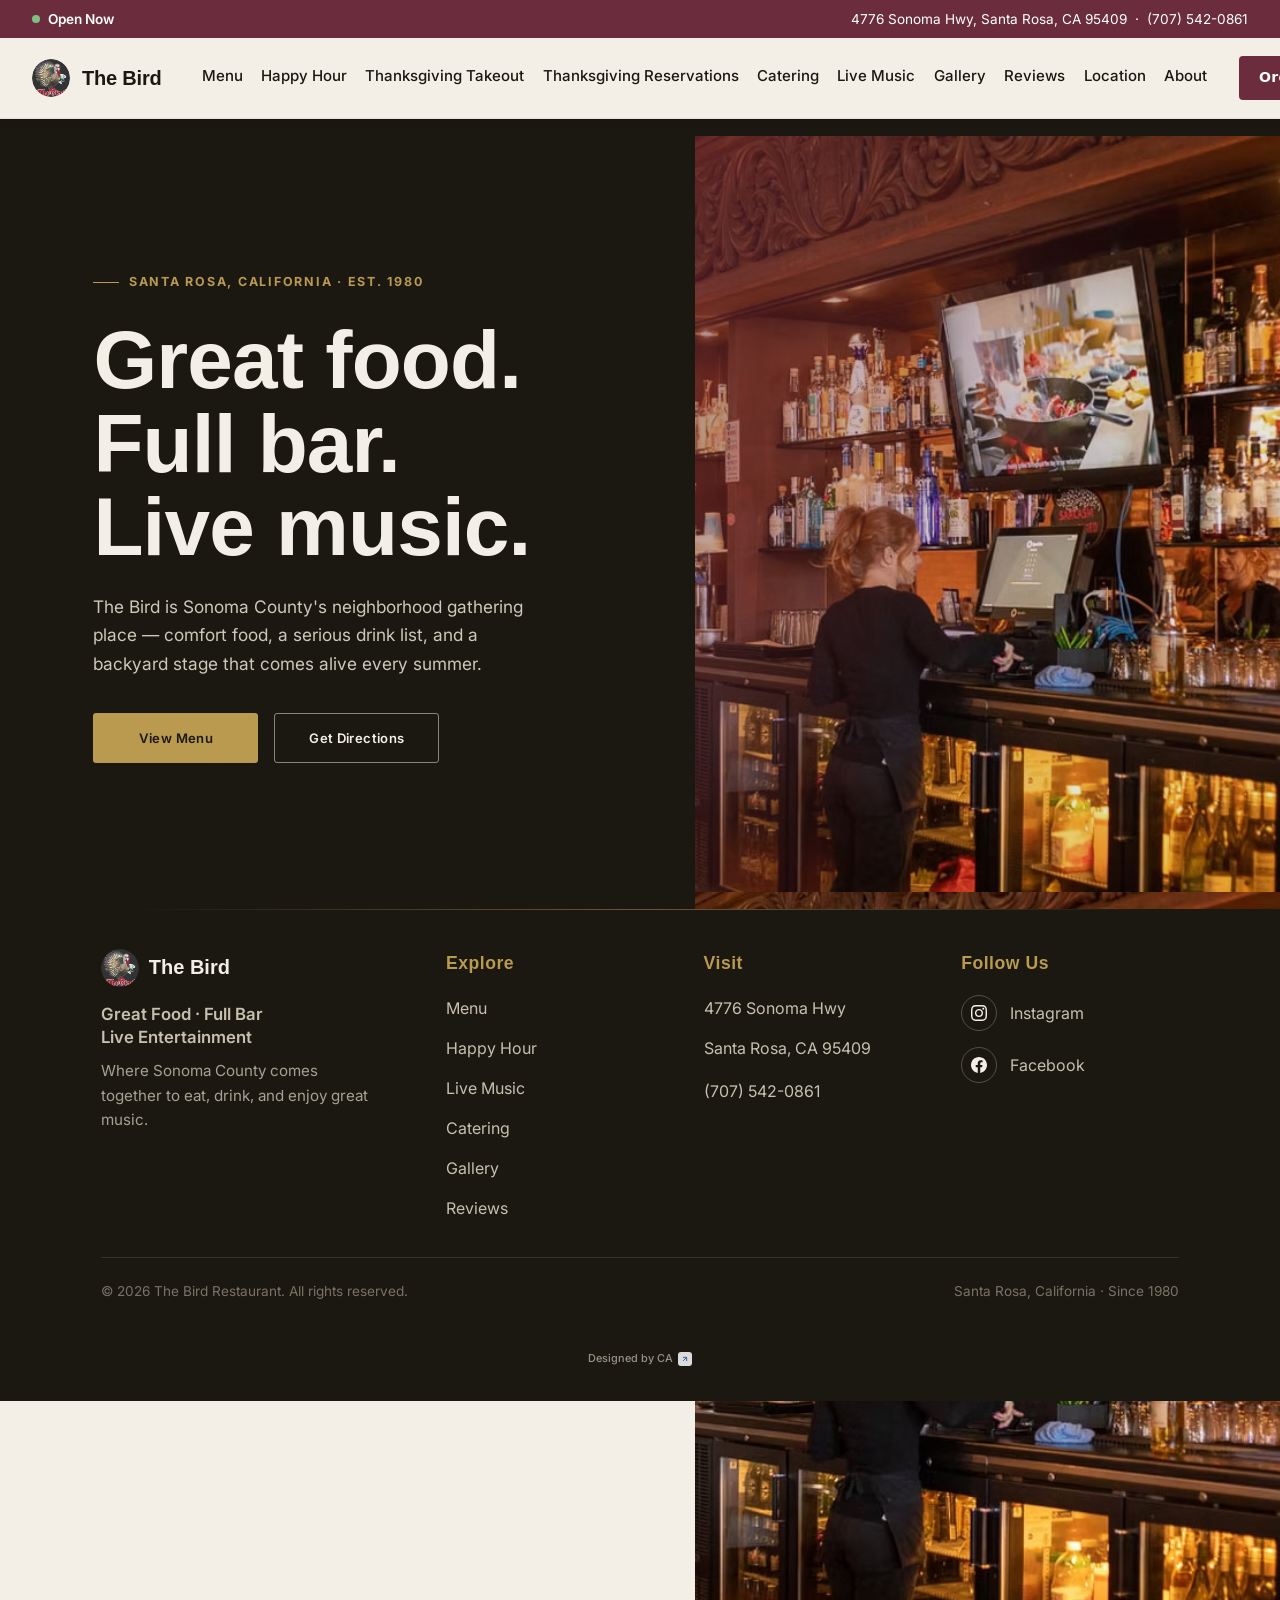
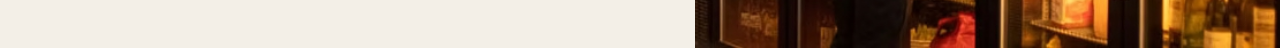
<file: index.html>
<!DOCTYPE html>
<html lang="en">
<head>
<meta charset="UTF-8">
<meta name="viewport" content="width=device-width, initial-scale=1.0, user-scalable=yes">
<title>The Bird Restaurant — Santa Rosa, CA</title>
<meta name="description" content="The Bird is Sonoma County's neighborhood gathering place offering great comfort food, a full bar, and live music in Santa Rosa, California.">
    <!-- Google Analytics GA4 -->
<script async src="https://www.googletagmanager.com/gtag/js?id=G-4L2MCNKGV0"></script>
<script>
  window.dataLayer = window.dataLayer || [];
  function gtag(){dataLayer.push(arguments);}
  gtag('js', new Date());

  gtag('config', 'G-4L2MCNKGV0');
</script>
<link rel="icon" type="image/png" href="Bird_Logo_clknrs.png">
<link rel="preconnect" href="https://fonts.googleapis.com">
<link rel="preconnect" href="https://fonts.gstatic.com" crossorigin>
<link href="https://fonts.googleapis.com/css2?family=Plus+Jakarta+Sans:wght@400;500;600;700&family=Inter:wght@400;500;600;700&display=swap" rel="stylesheet">

<style>
  :root {
    --ink: #1B1812;
    --ink-soft: #4B453C;
    --paper: #F3EFE7;
    --paper-2: #E7E0D2;
    --wine: #6E2A38;
    --wine-light: #893447;
    --gold: #B99A4F;
    --display: 'Space Grotesk', sans-serif;
    --body: 'Inter', sans-serif;
  }

  * { margin: 0; padding: 0; box-sizing: border-box; }
  html { scroll-behavior: smooth; }
  body { 
    background: var(--paper); 
    color: var(--ink); 
    font-family: var(--body); 
    line-height: 1.65; 
    margin: 0; 
    padding: 0; 
  }
  a { color: inherit; text-decoration: none; }
  img { display: block; max-width: 100%; }
  ::selection { background: var(--gold); color: var(--ink); }

  @media (prefers-reduced-motion: reduce) {
    *, *::before, *::after { animation-duration: 0.01ms !important; transition-duration: 0.01ms !important; }
  }

  .wrap { max-width: 1180px; margin: 0 auto; padding: 0 5vw; }
  
  /* Nav Links Styling & Gold Underline Effect */
  .nav-links { 
    display: flex; 
    align-items: center; 
    gap: 1.15rem; 
    font-size: 0.94rem; 
    font-weight: 500; 
    white-space: nowrap; 
  }
  .nav-links a {
    position: relative;
    padding-bottom: 4px;
    color: var(--ink) !important;
    text-decoration: none;
    transition: opacity 0.2s ease;
  }
  .nav-links a:hover,
  .nav-links a.active {
    color: var(--ink) !important;
    font-weight: 600;
  }
  .nav-links a::after {
    content: '';
    position: absolute;
    left: 0;
    bottom: -2px;
    width: 0;
    height: 2px;
    background-color: var(--gold);
    transition: width 0.25s ease-in-out;
  }
  .nav-links a:hover::after, 
  .nav-links a.active::after {
    width: 100%;
  }

  .btn {
    display: inline-flex; align-items: center; gap: 0.5rem;
    padding: 0.85rem 1.6rem; font-size: 0.82rem; font-weight: 600;
    letter-spacing: 0.03em; border-radius: 3px;
    transition: transform 0.18s, background 0.18s, color 0.18s, border-color 0.18s;
  }
  button.btn { border: none; outline: none; -webkit-appearance: none; appearance: none; cursor: pointer; font-family: inherit; font-size: inherit; line-height: 1; }
  .btn-primary { background: var(--wine); color: var(--paper); }
  .btn-primary:hover { background: var(--wine-light); transform: translateY(-2px); }
  .btn-gold { background: var(--gold); color: var(--ink); border: 1.5px solid transparent; }
  .btn-gold:hover { background: #cbae6c; transform: translateY(-2px); }
  .btn-outline { border: 1.5px solid rgba(243,239,231,0.5); color: var(--paper); }
  .btn-outline:hover { border-color: var(--gold); color: var(--gold); transform: translateY(-2px); }
  .btn:focus-visible { outline: 2px solid var(--gold); outline-offset: 2px; }

  /* ---------- hero ---------- */
  .hero { background: var(--ink); color: var(--paper); }
  .hero-grid {
    display: grid;
    grid-template-columns: 1.05fr 0.95fr;
    align-items: center;
    min-height: calc(100vh - 110px);
    gap: 3rem;
  }
  .hero-eyebrow {
    display: inline-flex; align-items: center; gap: 0.6rem;
    font-size: 0.78rem; font-weight: 700; letter-spacing: 0.14em; text-transform: uppercase;
    color: var(--gold); margin-bottom: 1.6rem;
    opacity: 0; animation: rise 0.8s ease-out 0.1s forwards;
  }
  .hero-eyebrow::before { content: ""; width: 26px; height: 1px; background: var(--gold); }
  .hero h1 {
    font-family: var(--display); font-weight: 700;
    font-size: clamp(3rem, 6.4vw, 5.2rem); line-height: 1.02; letter-spacing: -0.01em;
    opacity: 0; animation: rise 0.9s ease-out 0.22s forwards;
  }
  .hero p {
    margin-top: 1.5rem; font-size: 1.08rem; max-width: 460px; color: #CFC8B9;
    opacity: 0; animation: rise 0.9s ease-out 0.36s forwards;
  }
  .hero-ctas {
    margin-top: 2.2rem; display: flex; gap: 1rem; flex-wrap: wrap;
    opacity: 0; animation: rise 0.9s ease-out 0.5s forwards;
  }
  .hero-ctas .btn {
    height: 50px;
    min-width: 165px;
    display: inline-flex;
    align-items: center;
    justify-content: center;
    box-sizing: border-box;
  }
  @keyframes rise { from { opacity: 0; transform: translateY(18px); } to { opacity: 1; transform: translateY(0); } }

  .hero-media { position: relative; height: 84vh; }
  .hero-media img { width: 100%; height: 100%; object-fit: cover; }
  .hero-media::after {
    content: "";
    position: absolute; inset: 0;
    background: linear-gradient(115deg, rgba(110,42,56,0.35), rgba(27,24,18,0.05) 60%);
  }
  @media (max-width: 920px) {
    .hero-grid { grid-template-columns: 1fr; min-height: auto; }
    .hero-grid .hero-text { padding: 4rem 5vw 2.5rem !important; }
    .hero-media { height: 50vh; }
  }

  /* ---------- Holiday Modal ---------- */
  .modal-overlay {
    position: fixed; inset: 0; z-index: 3000;
    background: rgba(27, 24, 18, 0.85);
    display: none; align-items: center; justify-content: center;
    padding: 2vw;
    opacity: 0; transition: opacity 0.4s ease;
  }
  .modal-overlay.active { display: flex; opacity: 1; }
  
  .modal-card {
    background: var(--paper); color: var(--ink);
    display: flex; width: 100%; max-width: 960px;
    border-radius: 8px; overflow: hidden;
    box-shadow: 0 10px 40px rgba(0,0,0,0.5);
    position: relative;
    transform: translateY(20px); transition: transform 0.4s ease;
  }
  .modal-overlay.active .modal-card { transform: translateY(0); }

  .modal-image { width: 50%; position: relative; background: var(--paper); display: flex; align-items: center; justify-content: center; }
  .modal-image img { width: 100%; height: 100%; object-fit: cover; }
  
  .modal-content {
    width: 50%; padding: 4rem 3rem;
    display: flex; flex-direction: column; justify-content: center;
  }
  .modal-content h2 {
    font-size: 2.6rem; font-weight: 700;
    color: var(--wine); margin-bottom: 1.2rem; line-height: 1.1;
  }
  .modal-content p {
    font-size: 1.25rem; line-height: 1.6; color: var(--ink); font-weight: 500; margin-bottom: 2.5rem;
  }
  
  .modal-btn {
    background: var(--wine); color: var(--paper);
    padding: 1.2rem 2.5rem; font-size: 1.25rem; font-weight: 700;
    border: none; border-radius: 4px; cursor: pointer;
    text-align: center; width: fit-content; text-decoration: none;
    transition: background 0.2s, transform 0.2s;
    display: inline-block;
    white-space: nowrap;
  }
  .modal-btn:hover { background: var(--wine-light); transform: translateY(-2px); color: var(--paper); }

  .modal-close {
    position: absolute; top: 1rem; right: 1rem;
    background: rgba(243, 239, 231, 0.9); border: none;
    font-size: 2.8rem; font-weight: 700; border-radius: 50%;
    color: var(--wine); cursor: pointer; line-height: 1;
    z-index: 10; width: 60px; height: 60px;
    display: flex; align-items: center; justify-content: center;
    transition: background 0.2s, color 0.2s, transform 0.2s;
  }
  .modal-close:hover { background: var(--wine); color: var(--paper); transform: scale(1.05); }

  @media (max-width: 768px) {
    .modal-card { flex-direction: column; max-height: 90vh; overflow-y: auto; }
    .modal-image { width: 100%; height: 300px; }
    .modal-content { width: 100%; padding: 2.5rem 1.5rem; }
    .modal-content h2 { font-size: 2.2rem; }
    .modal-content p { font-size: 1.15rem; }
    .modal-close { top: 0.5rem; right: 0.5rem; width: 50px; height: 50px; font-size: 2.4rem; background: rgba(243, 239, 231, 0.95); }
  }

  /* ---------- Footer Base Classes ---------- */
  .footer-divider {
    position: absolute; 
    top: 0; 
    left: 10%; 
    right: 10%; 
    height: 1px; 
    background: linear-gradient(90deg, transparent, rgba(185, 154, 79, 0.5), transparent);
  }
  
  .footer-grid {
    display: grid;
    grid-template-columns: 1.4fr 1fr 1fr 1fr;
    gap: 2.5rem;
    padding-bottom: 2.2rem;
    border-bottom: 1px solid rgba(243,239,231,0.12);
  }
  .footer-bottom-flex {
    display: flex; 
    justify-content: space-between; 
    align-items: center; 
    flex-wrap: wrap; 
    gap: 0.8rem; 
    padding: 1.4rem 0 1.0rem 0; 
    font-size: 0.85rem; 
    color: #7A7265;
  }

  /* ---------- Mobile Header Fixes ---------- */
  .status-bar-inner {
    max-width: 1340px; margin: 0 auto; padding: 0.5rem 2rem; display: flex; justify-content: space-between; align-items: center; box-sizing: border-box;
  }
  .site-header-inner {
    max-width: 1340px; margin: 0 auto; padding: 1.1rem 2rem; display: flex; align-items: center; justify-content: space-between; box-sizing: border-box;
  }
  .hamburger {
    display: none;
    background: none;
    border: none;
    font-size: 1.5rem;
    cursor: pointer;
    color: var(--ink);
  }
  .mobile-menu {
    display: none;
    flex-direction: column;
    background-color: var(--paper);
    position: absolute;
    top: 100%;
    left: 0;
    width: 100%;
    padding: 1rem 2rem;
    border-bottom: 1px solid rgba(27,24,18,0.08);
    box-shadow: 0 10px 10px rgba(0,0,0,0.05);
    max-height: calc(100vh - 80px);
    overflow-y: auto;
    z-index: 1001;
  }
  .mobile-menu.active {
    display: flex;
  }
  .mobile-menu a {
    padding: 0.75rem 0;
    font-weight: 500;
    border-bottom: 1px solid rgba(27,24,18,0.05);
    color: var(--ink);
    text-decoration: none;
  }
  
  /* Mobile Menu Button Styling */
  .mobile-order-btn {
    background-color: var(--wine) !important;
    color: var(--paper) !important;
    text-align: center !important;
    padding: 0.85rem !important;
    border-radius: 4px;
    margin-top: 0.75rem;
    margin-bottom: 0.5rem;
    font-weight: 600 !important;
    border-bottom: none !important;
  }

  @media (max-width: 920px) {
    /* Status Bar Mobile Fix */
    .status-bar-inner {
      flex-direction: column;
      gap: 0.4rem;
      text-align: left;
      align-items: flex-start;
      padding: 0.85rem 5vw;
      line-height: 1.4;
    }
    .nav-links, .header-order-btn {
      display: none !important;
    }
    .hamburger {
      display: block;
    }
    .site-header-inner {
      padding: 1rem;
    }
    
    /* Footer Mobile Fix */
    .site-footer {
      padding-top: 3.25rem !important;
      padding-bottom: 1.25rem !important;
    }
    .footer-divider {
      top: 1.5rem; /* Moves the ombre line down slightly away from the image */
      left: 5%;
      right: 5%;
      background: linear-gradient(90deg, transparent, rgba(185, 154, 79, 0.8), transparent);
    }
    .footer-grid {
      grid-template-columns: 1fr 1fr;
      grid-template-areas:
        "brand brand"
        "visit explore"
        "social explore";
      gap: 1.75rem 1.25rem;
      padding-bottom: 1.5rem;
    }
    .footer-col-brand {
      grid-area: brand;
    }
    .footer-col-visit {
      grid-area: visit;
    }
    .footer-col-explore {
      grid-area: explore;
    }
    .footer-col-social {
      grid-area: social;
    }
    .footer-bottom-flex {
      flex-direction: column;
      justify-content: center;
      text-align: center;
      gap: 0.4rem;
      padding: 1rem 0 0.5rem 0;
    }
    .footer-credit {
      margin-top: 0.75rem !important;
      padding-bottom: 0.25rem !important;
    }
  }
</style>
</head>
<body>

<!-- 1. STATUS BAR (Scrolls away naturally) -->
<div class="status-bar" style="background-color: #6B2D3E; color: #FFFFFF; font-size: 0.85rem; width: 100%; box-sizing: border-box;">
  <div class="status-bar-inner">
    <div style="display: flex; align-items: center; gap: 0.5rem; font-weight: 600;">
      <span id="status-dot" style="width: 8px; height: 8px; background-color: #7FBF7F; border-radius: 50%; display: inline-block;"></span>
      <span id="status-text">Checking hours…</span>
    </div>
    <div class="status-address">
      <a href="https://www.google.com/maps/search/?api=1&query=4776+Sonoma+Hwy,+Santa+Rosa,+CA+95409" target="_blank" rel="noopener noreferrer" style="color: #FFFFFF; text-decoration: none;">4776 Sonoma Hwy, Santa Rosa, CA 95409</a> 
      &nbsp;·&nbsp; 
      <a href="tel:+17075420861" style="color: #FFFFFF; text-decoration: none; white-space: nowrap;">(707) 542-0861</a>
    </div>
  </div>
</div>

<!-- 2. STICKY NAV BAR (Pins to top when scrolled) -->
<header class="site-header" style="position: sticky; top: 0; z-index: 1000; background-color: #F3EFE7; border-bottom: 1px solid rgba(27,24,18,0.08); box-shadow: 0 2px 10px rgba(0,0,0,0.03); width: 100%;">
  <div class="site-header-inner">
    
    <!-- Left: Brand -->
    <a href="index.html" style="display: flex; align-items: center; gap: 0.75rem; text-decoration: none; flex-shrink: 0;">
       <!-- Logo: Image (REMOVED lazy loading and added explicit width/height) -->
     <img src="Bird_Logo_clknrs.png" alt="The Bird Logo" width="38" height="38" style="height: 38px; width: auto; border-radius: 50%;">
      <span style="font-family: var(--display); font-weight: 700; font-size: 1.25rem; color: #1B1812; letter-spacing: -0.01em;">The Bird</span>
    </a>

    <!-- Center: Navigation Links -->
    <nav class="nav-links" style="margin-left: 2.5rem; margin-right: 2rem;">
      <a href="menu.html">Menu</a>
      <a href="happyhour.html">Happy Hour</a>
      <a href="thanksgiving-takeout.html">Thanksgiving Takeout</a>
      <a href="thanksgiving-reservations.html">Thanksgiving Reservations</a>
      <a href="catering.html">Catering</a>
      <a href="livemusic.html">Live Music</a>
      <a href="gallery.html">Gallery</a>
      <a href="reviews.html">Reviews</a>
      <a href="location.html">Location</a>
      <a href="about.html">About</a>
    </nav>

    <!-- Right: Order Now Button & Hamburger Icon -->
    <div style="flex-shrink: 0; display: flex; align-items: center; gap: 1rem;">
      <a href="https://order.spoton.com/so-the-bird-4685/santa-rosa-ca/60ccbc7724b4c4514ff4c87b" target="_blank" rel="noopener noreferrer" class="header-order-btn" style="display: inline-block; background-color: #6B2D3E; color: #FFFFFF; font-family: system-ui, -apple-system, BlinkMacSystemFont, 'Segoe UI', Roboto, sans-serif; font-weight: 600; font-size: 0.88rem; padding: 0.65rem 1.25rem; border-radius: 4px; text-decoration: none; letter-spacing: 0.02em;">Order Now</a>
      
      <button class="hamburger" id="mobile-menu-toggle" aria-label="Toggle navigation">
        <svg viewBox="0 0 24 24" width="28" height="28" stroke="currentColor" stroke-width="2.5" fill="none" stroke-linecap="round" stroke-linejoin="round">
          <line x1="3" y1="12" x2="21" y2="12"></line>
          <line x1="3" y1="6" x2="21" y2="6"></line>
          <line x1="3" y1="18" x2="21" y2="18"></line>
        </svg>
      </button>
    </div>
  </div>
  
  <!-- Mobile Menu Dropdown -->
  <nav class="mobile-menu" id="mobile-menu">
    <a href="menu.html">Menu</a>
    <a href="happyhour.html">Happy Hour</a>
    <a href="thanksgiving-takeout.html">Thanksgiving Takeout</a>
    <a href="thanksgiving-reservations.html">Thanksgiving Reservations</a>
    <a href="catering.html">Catering</a>
    <a href="livemusic.html">Live Music</a>
    <a href="gallery.html">Gallery</a>
    <a href="reviews.html">Reviews</a>
    <a href="location.html">Location</a>
    <a href="about.html">About</a>
    <a href="https://order.spoton.com/so-the-bird-4685/santa-rosa-ca/60ccbc7724b4c4514ff4c87b" target="_blank" rel="noopener noreferrer" class="mobile-order-btn">Order Now</a>
  </nav>
</header>

<!-- MAIN CONTENT LANDMARK -->
<main>
  <!-- HERO SECTION -->
  <section class="hero">
    <div class="hero-grid">
      <div class="wrap hero-text">
        <div>
          <div class="hero-eyebrow">Santa Rosa, California · Est. 1980</div>
          <h1>Great food.<br>Full bar.<br>Live music.</h1>
          <p>The Bird is Sonoma County's neighborhood gathering place — comfort food, a serious drink list, and a backyard stage that comes alive every summer.</p>
          <div class="hero-ctas">
            <a class="btn btn-gold" href="menu.html">View Menu</a>
            <a class="btn btn-outline" href="https://www.google.com/maps/place/The+Bird/@38.4630302,-122.6691425,17z/data=!3m1!4b1!4m5!3m4!1s0x80844702425b5b27:0x2a1d09e8e4159201!8m2!3d38.4630728!4d-122.6669711" target="_blank" rel="noopener">Get Directions</a>
          </div>
        </div>
      </div>
      <div class="hero-media">
      <div class="hero-media">
  <img src="Main_Page_Photo_xtecfj.jpg" alt="Inside The Bird Restaurant">
</div>
<img src="Main_Page_Photo_xtecfj.jpg" alt="Inside The Bird Restaurant">
    </div>
  </section>
</main>

<!-- SPLIT MARKER --><!-- ACCESSIBLE MASTER FOOTER (Optimized for 55+) -->
<footer class="site-footer" style="background: #1B1812; border-top: none; position: relative; color: #C7C0AF; padding: 2.5rem 0 1.5rem 0; width: 100%; box-sizing: border-box; text-align: left;">
  <!-- MOBILE DIVIDER FIX -->
  <div class="footer-divider"></div>
  
  <div class="wrap" style="max-width: 1180px; margin: 0 auto; padding: 0 4vw;">
    
    <div class="footer-grid">
      
      <!-- Column 1: Brand Info -->
      <div class="footer-col-brand">
        <a href="index.html" style="display: flex; align-items: center; gap: 0.6rem; margin-bottom: 1rem; text-decoration: none;">
          <!-- Left Footer Logo: Keeps lazy loading because it is below the fold -->
          <img loading="lazy" src="Bird_Logo_clknrs.png" alt="The Bird Logo" width="38" height="38" style="height: 38px; width: auto; border-radius: 50%;">
          <span style="font-family: var(--display); font-weight: 700; font-size: 1.25rem; color: #F3EFE7;">The Bird</span>
        </a>
        
        <div style="margin-bottom: 0.6rem; font-size: 1.05rem; font-weight: 600; color: #C7C0AF; line-height: 1.4;">
          Great Food · Full Bar<br>Live Entertainment
        </div>
        <p style="font-size: 0.95rem; color: #A8A090; line-height: 1.6; max-width: 280px; margin: 0;">
          Where Sonoma County comes together to eat, drink, and enjoy great music.
        </p>
      </div>

      <!-- Column 2: Explore Links -->
      <div class="footer-col-explore">
        <h4 style="font-family: var(--display); font-size: 1.1rem; font-weight: 600; color: var(--gold); margin-bottom: 1.1rem; letter-spacing: 0.03em;">Explore</h4>
        <ul style="list-style: none; padding: 0; margin: 0; display: flex; flex-direction: column; gap: 0.85rem; font-size: 1rem;">
          <li><a href="menu.html" style="color: #C7C0AF; text-decoration: none;">Menu</a></li>
          <li><a href="happyhour.html" style="color: #C7C0AF; text-decoration: none;">Happy Hour</a></li>
          <li><a href="livemusic.html" style="color: #C7C0AF; text-decoration: none;">Live Music</a></li>
          <li><a href="catering.html" style="color: #C7C0AF; text-decoration: none;">Catering</a></li>
          <li><a href="gallery.html" style="color: #C7C0AF; text-decoration: none;">Gallery</a></li>
          <li><a href="reviews.html" style="color: #C7C0AF; text-decoration: none;">Reviews</a></li>
        </ul>
      </div>

      <!-- Column 3: Visit Info -->
      <div class="footer-col-visit">
        <h4 style="font-family: var(--display); font-size: 1.1rem; font-weight: 600; color: var(--gold); margin-bottom: 1.1rem; letter-spacing: 0.03em;">Visit</h4>
        <div style="display: flex; flex-direction: column; gap: 0.85rem; font-size: 1rem; color: #C7C0AF;">
          <a href="https://www.google.com/maps/search/?api=1&query=4776+Sonoma+Hwy,+Santa+Rosa,+CA+95409" target="_blank" rel="noopener" style="color: #C7C0AF; text-decoration: none;">4776 Sonoma Hwy</a>
          <a href="https://www.google.com/maps/search/?api=1&query=4776+Sonoma+Hwy,+Santa+Rosa,+CA+95409" target="_blank" rel="noopener" style="color: #C7C0AF; text-decoration: none;">Santa Rosa, CA 95409</a>
          <a href="tel:+17075420861" style="color: #C7C0AF; text-decoration: none; margin-top: 0.2rem;">(707) 542-0861</a>
        </div>
      </div>

      <!-- Column 4: Follow Us -->
      <div class="footer-col-social">
        <h4 style="font-family: var(--display); font-size: 1.1rem; font-weight: 600; color: var(--gold); margin-bottom: 1.1rem; letter-spacing: 0.03em;">Follow Us</h4>
        
        <div style="display: flex; align-items: center; gap: 0.8rem; margin-bottom: 1rem;">
          <a href="https://www.instagram.com/thebirdrestaurant707/" target="_blank" rel="noopener noreferrer" aria-label="Instagram" style="display: inline-flex; align-items: center; justify-content: center; width: 36px; height: 36px; border-radius: 50%; border: 1px solid rgba(243,239,231,0.25); color: #F3EFE7; text-decoration: none;">
            <svg width="16" height="16" fill="currentColor" viewBox="0 0 24 24"><path d="M12 2.163c3.204 0 3.584.012 4.85.07 3.252.148 4.771 1.691 4.919 4.919.058 1.265.069 1.645.069 4.849 0 3.205-.012 3.584-.069 4.849-.149 3.225-1.664 4.771-4.919 4.919-1.266.058-1.644.07-4.85.07-3.204 0-3.584-.012-4.849-.07-3.26-.149-4.771-1.699-4.919-4.92-.058-1.265-.07-1.644-.07-4.849 0-3.204.013-3.583.07-4.849.149-3.227 1.664-4.771 4.919-4.919 1.266-.057 1.645-.069 4.849-.069zm0-2.163c-3.259 0-3.667.014-4.947.072-4.358.2-6.78 2.618-6.98 6.98-.059 1.281-.073 1.689-.073 4.948 0 3.259.014 3.668.072 4.948.2 4.358 2.618 6.78 6.98 6.98 1.281.058 1.689.072 4.948.072 3.259 0 3.668-.014 4.948-.072 4.354-.2 6.782-2.618 6.979-6.98.059-1.28.073-1.689.073-4.948 0-3.259-.014-3.667-.072-4.947-.196-4.354-2.617-6.78-6.979-6.98-1.281-.059-1.69-.073-4.949-.073zm0 5.838c-3.403 0-6.162 2.759-6.162 6.162s2.759 6.163 6.162 6.163 6.162-2.759 6.162-6.163c0-3.403-2.759-6.162-6.162-6.162zm0 10.162c-2.209 0-4-1.79-4-4 0-2.209 1.791-4 4-4s4 1.791 4 4c0 2.21-1.791 4-4 4zm6.406-11.845c-.796 0-1.441.645-1.441 1.44s.645 1.44 1.441 1.44c.795 0 1.439-.645 1.439-1.44s-.644-1.44-1.439-1.44z"/></svg>
          </a>
          <a href="https://www.instagram.com/thebirdrestaurant707/" target="_blank" rel="noopener noreferrer" style="color: #C7C0AF; text-decoration: none; font-size: 1rem;">Instagram</a>
        </div>

        <div style="display: flex; align-items: center; gap: 0.8rem;">
          <a href="https://www.facebook.com/thebird707" target="_blank" rel="noopener noreferrer" aria-label="Facebook" style="display: inline-flex; align-items: center; justify-content: center; width: 36px; height: 36px; border-radius: 50%; border: 1px solid rgba(243,239,231,0.25); color: #F3EFE7; text-decoration: none;">
            <svg width="16" height="16" fill="currentColor" viewBox="0 0 24 24"><path d="M24 12.073c0-6.627-5.373-12-12-12s-12 5.373-12 12c0 5.99 4.388 10.954 10.125 11.854v-8.385H7.078v-3.47h3.047V9.43c0-3.007 1.792-4.669 4.533-4.669 1.312 0 2.686.235 2.686.235v2.953H15.83c-1.491 0-1.956.925-1.956 1.874v2.25h3.328l-.532 3.47h-2.796v8.385C19.612 23.027 24 18.062 24 12.073z"/></svg>
          </a>
          <a href="https://www.facebook.com/thebird707" target="_blank" rel="noopener noreferrer" style="color: #C7C0AF; text-decoration: none; font-size: 1rem;">Facebook</a>
        </div>
      </div>

    </div>

    <div class="footer-bottom-flex">
      <span>&copy; 2026 The Bird Restaurant. All rights reserved.</span>
      <span>Santa Rosa, California · Since 1980</span>
    </div>

    <!-- Below the Fold Credit Link -->
    <div class="footer-credit" style="text-align: center; margin-top: 1.5rem; padding-bottom: 0.5rem;">
     <a href="https://castroascend.netlify.app/" target="_blank" rel="noopener noreferrer" style="color: #9A9285; font-size: 0.68rem; font-weight: 500; text-decoration: none; display: inline-flex; align-items: center; gap: 0.25rem;">
        Designed by CA
        <span style="display: inline-flex; align-items: center; justify-content: center; width: 14px; height: 14px; background: #DCDCDC; border-radius: 3px; margin-left: 0.1rem;">
          <svg width="8" height="8" viewBox="0 0 24 24" fill="none" stroke="#3B62A0" stroke-width="3" stroke-linecap="round" stroke-linejoin="round"><line x1="7" y1="17" x2="17" y2="7"></line><polyline points="7 7 17 7 17 17"></polyline></svg>
        </span>
      </a>
    </div>

  </div>
</footer>

<!-- HOLIDAY MODAL -->
<div class="modal-overlay" id="holidayModal">
  <div class="modal-card">
    <button class="modal-close" id="closeModalBtn" aria-label="Close modal">&times;</button>
    
    <div class="modal-image">
      <img src="holiday_party.jpg" alt="Holiday Event at The Bird" loading="lazy" width="480" height="600">
    </div>
    
    <div class="modal-content">
      <h2>Celebrate the<br>Holidays at<br><span style="font-size: 1.15em; line-height: 1;">The Bird</span></h2>
      <p>Host your festive gathering where rustic character meets seasonal warmth. Our expansive downstairs room features exposed brick, holiday lights, and a real, fresh-cut Christmas tree, opening up directly to an enclosed patio for a beautiful indoor-outdoor flow. It is the perfect flexible setting for company holiday parties and lively family reunions. Dates for the season are filling up fast.</p>
      
      <!-- CTA Updated to Click-to-Call -->
      <a href="tel:707-542-0861" class="modal-btn" style="align-self: center; color: #FFFFFF; font-weight: 500;">Call <span style="font-weight: 800;">(707) 542-0861</span> to Book</a>
    </div>
  </div>
</div>

<script>
  // Open Now status logic based on business hours
  (function() {
    const dot = document.getElementById('status-dot');
    const text = document.getElementById('status-text');
    const now = new Date(new Date().toLocaleString("en-US", { timeZone: "America/Los_Angeles" }));
    const day = now.getDay(); // 0 = Sunday
    const hour = now.getHours() + now.getMinutes() / 60;
    const hoursMap = {
      0: [12, 19], // Sunday
      1: null,     // Monday closed
      2: [12, 21], 3: [12, 21], 4: [12, 21], 5: [12, 21],
      6: [12, 21]
    };
    const todays = hoursMap[day];
    const isOpen = todays && hour >= todays[0] && hour < todays[1];
    if (isOpen) {
      text.textContent = 'Open Now';
    } else {
      dot.style.backgroundColor = '#C97A6B';
      text.textContent = 'Closed Now';
    }
  })();

  // Holiday Modal Logic
  document.addEventListener("DOMContentLoaded", function() {
    const modal = document.getElementById('holidayModal');
    const closeBtn = document.getElementById('closeModalBtn');
    
    // Cookie Helper Functions
    function setCookie(name, value, days) {
      let expires = "";
      if (days) {
        const date = new Date();
        date.setTime(date.getTime() + (days * 24 * 60 * 60 * 1000));
        expires = "; expires=" + date.toUTCString();
      }
      document.cookie = name + "=" + (value || "")  + expires + "; path=/";
    }

    function getCookie(name) {
      const nameEQ = name + "=";
      const ca = document.cookie.split(';');
      for(let i=0; i < ca.length; i++) {
        let c = ca[i];
        while (c.charAt(0)==' ') c = c.substring(1,c.length);
        if (c.indexOf(nameEQ) == 0) return c.substring(nameEQ.length,c.length);
      }
      return null;
    }

    // Check if modal has been dismissed in the last 7 days
    const modalDismissed = getCookie("holidayModalDismissed");
    
    if (!modalDismissed) {
      // 5-second delay before showing
      setTimeout(() => {
        modal.classList.add('active');
      }, 5000);
    }

    // Close Modal and set 7-day cookie
    function closeModal() {
      modal.classList.remove('active');
      setCookie("holidayModalDismissed", "true", 7);
    }

    closeBtn.addEventListener('click', closeModal);
    
    // Close on background click
    modal.addEventListener('click', function(e) {
      if (e.target === modal) {
        closeModal();
      }
    });
  });
  
  // Mobile Menu Toggle
  document.addEventListener("DOMContentLoaded", function() {
    const toggleBtn = document.getElementById('mobile-menu-toggle');
    const mobileMenu = document.getElementById('mobile-menu');
    if (toggleBtn && mobileMenu) {
        toggleBtn.addEventListener('click', function() {
          mobileMenu.classList.toggle('active');
        });
    }
  });
</script>

</body>
</html>
</file>
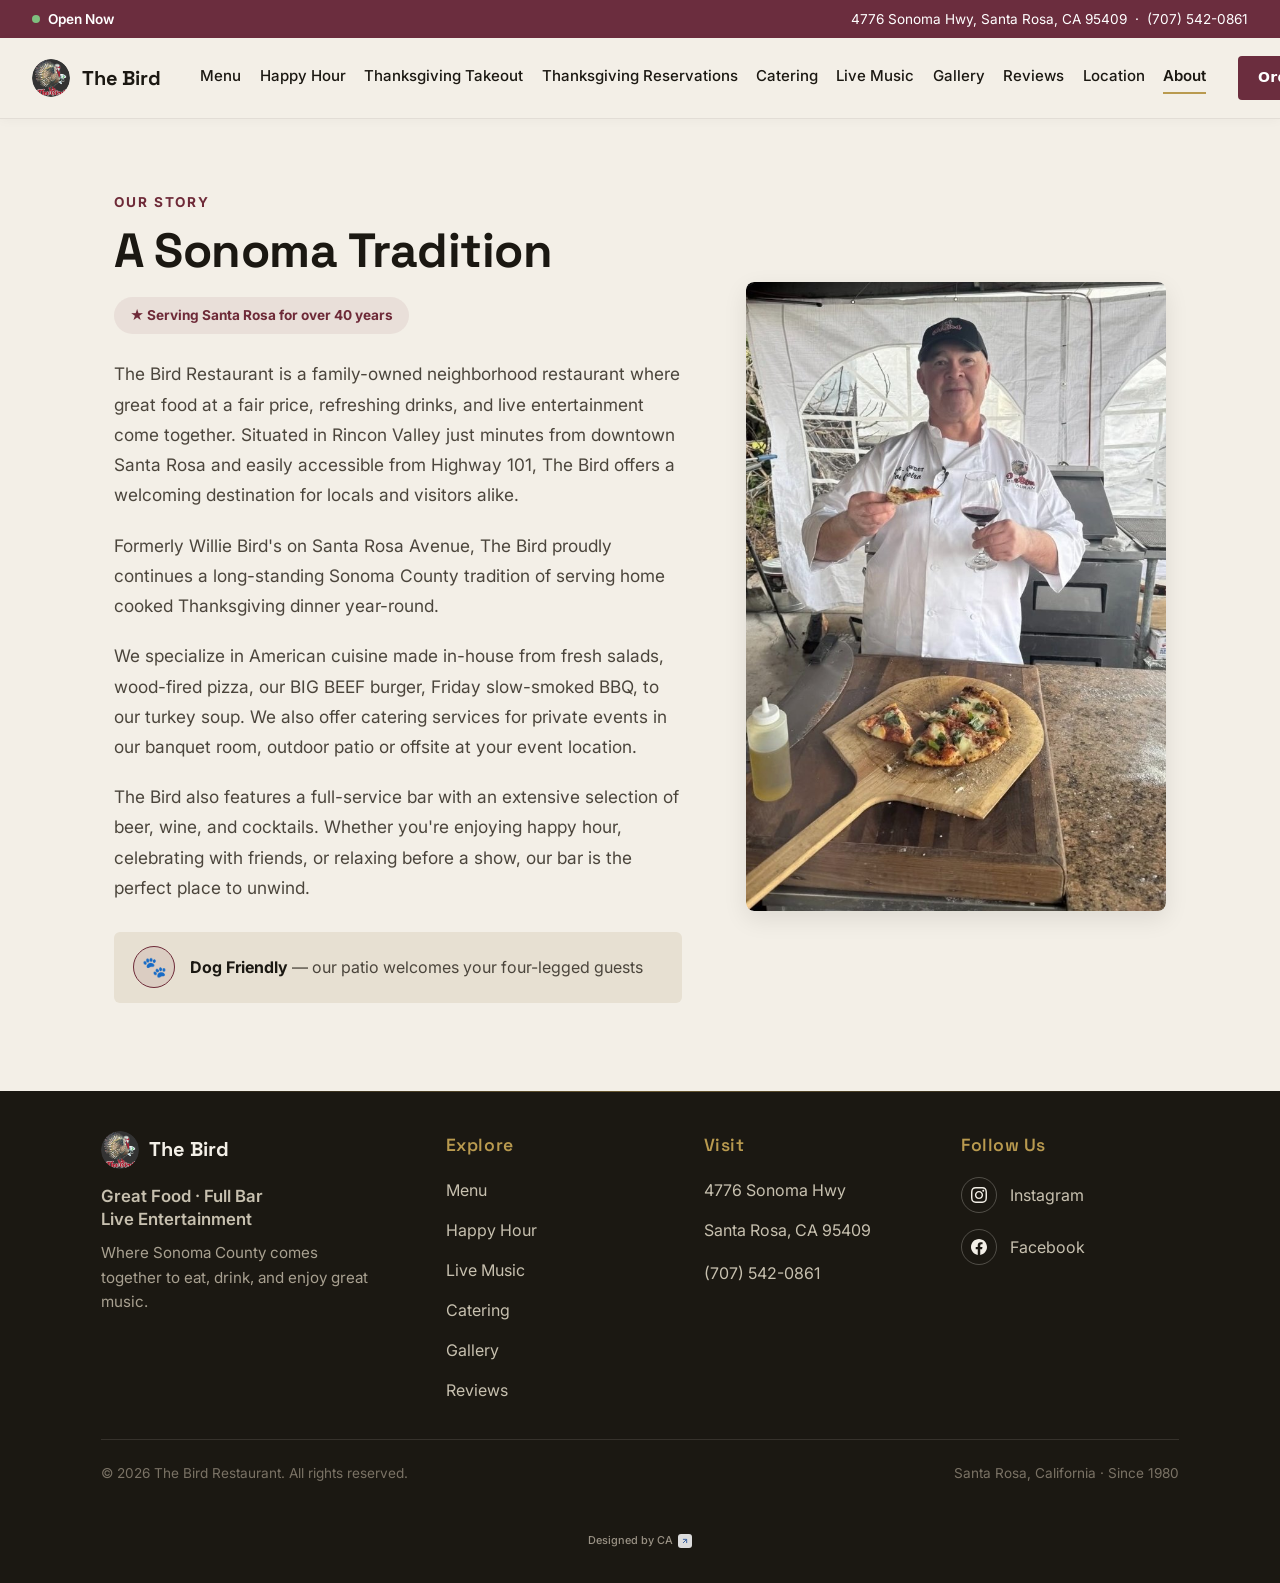
<file: about.html>
<!DOCTYPE html>
<html lang="en">
<head>
<meta charset="UTF-8">
<meta name="viewport" content="width=device-width, initial-scale=1.0, user-scalable=yes">
<title>About Us — The Bird Restaurant</title>
<meta name="description" content="Discover the story of The Bird Restaurant in Santa Rosa, CA. Family-owned and carrying forward over 40 years of Sonoma County dining tradition with great food, drinks, and live music.">
<link rel="icon" type="image/png" href="Bird_Logo_clknrs.png">
<link rel="preconnect" href="https://fonts.googleapis.com">
<link rel="preconnect" href="https://fonts.gstatic.com" crossorigin>
<link href="https://fonts.googleapis.com/css2?family=Space+Grotesk:wght@500;600;700&family=Plus+Jakarta+Sans:wght@400;500;600;700&family=Inter:wght@400;500;600;700&display=swap" rel="stylesheet">

<!-- Google Analytics GA4 -->
<script async src="https://www.googletagmanager.com/gtag/js?id=G-4L2MCNKGV0"></script>
<script>
  window.dataLayer = window.dataLayer || [];
  function gtag(){dataLayer.push(arguments);}
  gtag('js', new Date());
  gtag('config', 'G-4L2MCNKGV0');
</script>

<style>
  :root {
    --ink: #1B1812;
    --ink-soft: #4B453C;
    --paper: #F3EFE7;
    --paper-2: #E7E0D2;
    --wine: #6E2A38;
    --wine-light: #893447;
    --gold: #B99A4F;
    --display: 'Space Grotesk', sans-serif;
    --body: 'Inter', sans-serif;
  }

  * { margin: 0; padding: 0; box-sizing: border-box; }
  /* ACCESSIBILITY & LAYOUT FIX: No overflow-x: hidden to allow sticky header to function */
  html { scroll-behavior: smooth; }
  body { max-width: 100vw; background: var(--paper); color: var(--ink); font-family: var(--body); line-height: 1.65; margin: 0; padding: 0; }

  a { color: inherit; text-decoration: none; }
  img { display: block; max-width: 100%; }
  ::selection { background: var(--gold); color: var(--ink); }

  .wrap { max-width: 1180px; margin: 0 auto; padding: 0 5vw; }

  /* Nav Links Styling & Gold Underline Effect (Forced Black Text) */
  .nav-links { 
    display: flex; 
    align-items: center; 
    gap: 1.15rem; 
    font-size: 0.94rem; 
    font-weight: 500; 
    white-space: nowrap; 
  }
  .nav-links a {
    position: relative;
    padding-bottom: 4px;
    color: var(--ink) !important;
    text-decoration: none;
    transition: opacity 0.2s ease;
  }
  .nav-links a:hover,
  .nav-links a.active {
    color: var(--ink) !important;
    font-weight: 600;
  }
  .nav-links a::after {
    content: '';
    position: absolute;
    left: 0;
    bottom: -2px;
    width: 0;
    height: 2px;
    background-color: var(--gold);
    transition: width 0.25s ease-in-out;
  }
  .nav-links a:hover::after, 
  .nav-links a.active::after {
    width: 100%;
  }

  /* Accessible Buttons */
  .btn {
    display: inline-flex; 
    align-items: center; 
    justify-content: center; 
    gap: 0.5rem;
    padding: 1rem 2.2rem;
    min-width: 170px;
    font-size: 1.05rem;
    font-weight: 600;
    letter-spacing: 0.03em; 
    border-radius: 4px; 
    text-decoration: none;
    box-sizing: border-box;
    transition: transform 0.18s, background 0.18s, color 0.18s, border-color 0.18s;
  }
  .btn-gold { background: var(--gold); color: var(--ink); }
  .btn-gold:hover { background: #cbae6c; transform: translateY(-2px); }
  .btn-outline { border: 1.5px solid rgba(243,239,231,0.5); color: var(--paper); }
  .btn-outline:hover { border-color: var(--gold); color: var(--gold); transform: translateY(-2px); }

  /* ---------- About Section Styles ---------- */
  .about-section {
    padding: 4.5rem 0 5.5rem;
  }
  .about-grid {
    display: grid;
    grid-template-columns: 1.15fr 0.85fr;
    gap: 4rem;
    align-items: center;
  }
  .eyebrow {
    font-size: 0.85rem;
    font-weight: 700;
    letter-spacing: 0.14em;
    text-transform: uppercase;
    color: var(--wine);
    margin-bottom: 0.6rem;
  }
  .about-heading {
    font-family: var(--display);
    font-weight: 700;
    font-size: clamp(2.2rem, 4vw, 3rem);
    letter-spacing: -0.01em;
    line-height: 1.15;
    margin-bottom: 1.2rem;
    color: var(--ink);
  }
  .tag-pill {
    display: inline-flex;
    align-items: center;
    gap: 0.5rem;
    font-size: 0.85rem;
    font-weight: 700;
    color: var(--wine);
    background: rgba(110,42,56,0.08);
    padding: 0.45rem 1rem;
    border-radius: 20px;
    margin-bottom: 1.6rem;
  }
  .about-text p {
    color: var(--ink-soft);
    font-size: 1.08rem;
    line-height: 1.75;
    margin-bottom: 1.25rem;
  }
  .about-img-wrap {
    position: relative;
    border-radius: 8px;
    overflow: hidden;
    box-shadow: 0 8px 25px rgba(0,0,0,0.09);
  }
  .about-img {
    border-radius: 8px;
    width: 100%;
    height: auto;
    object-fit: cover;
    display: block;
  }
  .dog-friendly-badge {
    display: flex;
    align-items: center;
    gap: 0.9rem;
    margin-top: 1.8rem;
    background: var(--paper-2);
    padding: 0.9rem 1.2rem;
    border-radius: 6px;
  }
  .dog-icon {
    width: 42px;
    height: 42px;
    border-radius: 50%;
    background: rgba(110,42,56,0.1);
    border: 1.5px solid var(--wine);
    display: flex;
    align-items: center;
    justify-content: center;
    font-size: 1.25rem;
    flex-shrink: 0;
  }

  @media (max-width: 860px) {
    .about-grid {
      grid-template-columns: 1fr;
      gap: 2.5rem;
    }
    .about-img-wrap {
      max-width: 520px;
      margin: 0 auto;
    }
  }

  /* ---------- Footer Base Classes ---------- */
  .footer-divider {
    position: absolute;
    top: 0;
    left: 10%;
    right: 10%;
    height: 1px;
    background: linear-gradient(90deg, transparent, rgba(185, 154, 79, 0.5), transparent);
  }
  .footer-grid {
    display: grid;
    grid-template-columns: 1.4fr 1fr 1fr 1fr;
    gap: 2.5rem;
    padding-bottom: 2.2rem;
    border-bottom: 1px solid rgba(243,239,231,0.12);
  }
  .footer-bottom-flex {
    display: flex;
    justify-content: space-between;
    align-items: center;
    flex-wrap: wrap;
    gap: 0.8rem;
    padding: 1.4rem 0 1.0rem 0;
    font-size: 0.85rem;
    color: #7A7265;
  }

  /* ---------- Mobile Header & Navigation System ---------- */
  .status-bar-inner {
    max-width: 1340px;
    margin: 0 auto;
    padding: 0.5rem 2rem;
    display: flex;
    justify-content: space-between;
    align-items: center;
    box-sizing: border-box;
  }
  .site-header-inner {
    max-width: 1340px;
    margin: 0 auto;
    padding: 1.1rem 2rem;
    display: flex;
    align-items: center;
    justify-content: space-between;
    box-sizing: border-box;
  }
  .hamburger {
    display: none;
    background: none;
    border: none;
    font-size: 1.5rem;
    cursor: pointer;
    color: var(--ink);
  }
  .mobile-menu {
    display: none;
    flex-direction: column;
    background-color: var(--paper);
    position: absolute;
    top: 100%;
    left: 0;
    width: 100%;
    padding: 1rem 2rem;
    border-bottom: 1px solid rgba(27, 24, 18, 0.08);
    box-shadow: 0 10px 10px rgba(0, 0, 0, 0.05);
    max-height: calc(100vh - 80px);
    overflow-y: auto;
    z-index: 1001;
  }
  .mobile-menu.active {
    display: flex;
  }
  .mobile-menu a {
    padding: 0.75rem 0;
    font-weight: 500;
    border-bottom: 1px solid rgba(27, 24, 18, 0.05);
    color: var(--ink);
    text-decoration: none;
  }
  .mobile-order-btn {
    background-color: var(--wine) !important;
    color: var(--paper) !important;
    text-align: center !important;
    padding: 0.85rem !important;
    border-radius: 4px;
    margin-top: 0.75rem;
    margin-bottom: 0.5rem;
    font-weight: 600 !important;
    border-bottom: none !important;
  }

  /* Mobile Breakpoint Rules */
  @media (max-width: 920px) {
    /* Status Bar Mobile Fix */
    .status-bar-inner {
      flex-direction: column;
      gap: 0.4rem;
      text-align: left;
      align-items: flex-start;
      padding: 0.85rem 5vw;
      line-height: 1.4;
    }
    /* Hide desktop row navigation and order button */
    .nav-links,
    .header-order-btn {
      display: none !important;
    }
    /* Reveal the hamburger toggle button */
    .hamburger {
      display: block;
    }
    .site-header-inner {
      padding: 1rem;
    }
    /* Footer Mobile Fix */
    .site-footer {
      padding-top: 3.25rem !important;
      padding-bottom: 1.25rem !important;
    }
    .footer-divider {
      top: 1.5rem;
      left: 5%;
      right: 5%;
      background: linear-gradient(90deg, transparent, rgba(185, 154, 79, 0.8), transparent);
    }
    .footer-grid {
      grid-template-columns: 1fr 1fr;
      grid-template-areas:
        "brand brand"
        "visit explore"
        "social explore";
      gap: 1.75rem 1.25rem;
      padding-bottom: 1.5rem;
    }
    .footer-col-brand {
      grid-area: brand;
    }
    .footer-col-visit {
      grid-area: visit;
    }
    .footer-col-explore {
      grid-area: explore;
    }
    .footer-col-social {
      grid-area: social;
    }
    .footer-bottom-flex {
      flex-direction: column;
      justify-content: center;
      text-align: center;
      gap: 0.4rem;
      padding: 1rem 0 0.5rem 0;
    }
    .footer-credit {
      margin-top: 0.75rem !important;
      padding-bottom: 0.25rem !important;
    }
  }
</style>
</head>
<body>

<!-- 1. STATUS BAR -->
<div class="status-bar" style="background-color: #6B2D3E; color: #FFFFFF; font-size: 0.85rem; width: 100%; box-sizing: border-box;">
  <div class="status-bar-inner">
    <div style="display: flex; align-items: center; gap: 0.5rem; font-weight: 600;">
      <span id="status-dot" style="width: 8px; height: 8px; background-color: #7FBF7F; border-radius: 50%; display: inline-block;"></span>
      <span id="status-text">Checking hours…</span>
    </div>
    <div class="status-address">
      <a href="https://www.google.com/maps/search/?api=1&query=4776+Sonoma+Hwy,+Santa+Rosa,+CA+95409" target="_blank" rel="noopener noreferrer" style="color: #FFFFFF; text-decoration: none;">4776 Sonoma Hwy, Santa Rosa, CA 95409</a> 
      &nbsp;·&nbsp; 
      <a href="tel:+17075420861" style="color: #FFFFFF; text-decoration: none; white-space: nowrap;">(707) 542-0861</a>
    </div>
  </div>
</div>

<!-- 2. STICKY NAV BAR -->
<header class="site-header" style="position: sticky; top: 0; z-index: 1000; background-color: #F3EFE7; border-bottom: 1px solid rgba(27,24,18,0.08); box-shadow: 0 2px 10px rgba(0,0,0,0.03); width: 100%;">
  <div class="site-header-inner">
    <a href="index.html" style="display: flex; align-items: center; gap: 0.75rem; text-decoration: none; flex-shrink: 0;">
      <img src="Bird_Logo_clknrs.png" alt="The Bird Logo" width="38" height="38" style="height: 38px; width: auto; border-radius: 50%;">
      <span style="font-family: var(--display); font-weight: 700; font-size: 1.25rem; color: #1B1812; letter-spacing: -0.01em;">The Bird</span>
    </a>
    <nav class="nav-links" style="margin-left: 2.5rem; margin-right: 2rem;">
      <a href="menu.html">Menu</a>
      <a href="happyhour.html">Happy Hour</a>
      <a href="thanksgiving-takeout.html">Thanksgiving Takeout</a>
      <a href="thanksgiving-reservations.html">Thanksgiving Reservations</a>
      <a href="catering.html">Catering</a>
      <a href="livemusic.html">Live Music</a>
      <a href="gallery.html">Gallery</a>
      <a href="reviews.html">Reviews</a>
      <a href="location.html">Location</a>
      <a href="about.html" class="active">About</a>
    </nav>
    <div style="flex-shrink: 0; display: flex; align-items: center; gap: 1rem;">
      <a href="https://order.spoton.com/so-the-bird-4685/santa-rosa-ca/60ccbc7724b4c4514ff4c87b" target="_blank" rel="noopener noreferrer" class="header-order-btn" style="display: inline-block; background-color: #6B2D3E; color: #FFFFFF; font-family: system-ui, -apple-system, BlinkMacSystemFont, 'Segoe UI', Roboto, sans-serif; font-weight: 600; font-size: 0.88rem; padding: 0.65rem 1.25rem; border-radius: 4px; text-decoration: none; letter-spacing: 0.02em;">Order Now</a>
      <button class="hamburger" id="mobile-menu-toggle" aria-label="Toggle navigation">
        <svg viewBox="0 0 24 24" width="28" height="28" stroke="currentColor" stroke-width="2.5" fill="none" stroke-linecap="round" stroke-linejoin="round">
          <line x1="3" y1="12" x2="21" y2="12"></line>
          <line x1="3" y1="6" x2="21" y2="6"></line>
          <line x1="3" y1="18" x2="21" y2="18"></line>
        </svg>
      </button>
    </div>
  </div>
  
  <!-- Mobile Menu Dropdown -->
  <nav class="mobile-menu" id="mobile-menu">
    <a href="menu.html">Menu</a>
    <a href="happyhour.html">Happy Hour</a>
    <a href="thanksgiving-takeout.html">Thanksgiving Takeout</a>
    <a href="thanksgiving-reservations.html">Thanksgiving Reservations</a>
    <a href="catering.html">Catering</a>
    <a href="livemusic.html">Live Music</a>
    <a href="gallery.html">Gallery</a>
    <a href="reviews.html">Reviews</a>
    <a href="location.html">Location</a>
    <a href="about.html" class="active">About</a>
    <a href="https://order.spoton.com/so-the-bird-4685/santa-rosa-ca/60ccbc7724b4c4514ff4c87b" target="_blank" rel="noopener noreferrer" class="mobile-order-btn">Order Now</a>
  </nav>
</header>

<!-- MAIN CONTENT WRAPPER -->
<main id="main-content" class="about-section">
  <div class="wrap">
    <div class="about-grid">
      <div class="about-text">
        <div class="eyebrow">Our Story</div>
        <h1 class="about-heading">A Sonoma Tradition</h1>
        <div class="tag-pill">★ Serving Santa Rosa for over 40 years</div>
        
        <p>The Bird Restaurant is a family-owned neighborhood restaurant where great food at a fair price, refreshing drinks, and live entertainment come together. Situated in Rincon Valley just minutes from downtown Santa Rosa and easily accessible from Highway 101, The Bird offers a welcoming destination for locals and visitors alike.</p>
        
        <p>Formerly Willie Bird's on Santa Rosa Avenue, The Bird proudly continues a long-standing Sonoma County tradition of serving home cooked Thanksgiving dinner year-round.</p>
        
        <p>We specialize in American cuisine made in-house from fresh salads, wood-fired pizza, our BIG BEEF burger, Friday slow-smoked BBQ, to our turkey soup. We also offer catering services for private events in our banquet room, outdoor patio or offsite at your event location.</p>
        
        <p>The Bird also features a full-service bar with an extensive selection of beer, wine, and cocktails. Whether you're enjoying happy hour, celebrating with friends, or relaxing before a show, our bar is the perfect place to unwind.</p>

        <div class="dog-friendly-badge">
          <div class="dog-icon">🐾</div>
          <span style="font-size: 1rem; color: var(--ink-soft);"><strong style="color: var(--ink);">Dog Friendly</strong> — our patio welcomes your four-legged guests</span>
        </div>
      </div>

      <div class="about-img-wrap">
        <!-- LCP Image: Above-the-fold portrait with fetchpriority="high" and no loading="lazy" -->
        <img class="about-img" 
             src="https://res.cloudinary.com/j38l39ro/image/upload/f_auto,q_auto,w_1000/joe-castro-owner.jpg" 
             onerror="this.onerror=null; this.src='joe-castro-owner.jpg';"
             alt="Joe Castro, owner of The Bird Restaurant, with wood-fired pizza and wine" 
             fetchpriority="high"
             width="683" 
             height="1024">
      </div>
    </div>
  </div>
</main>

<!-- ACCESSIBLE MASTER FOOTER -->
<footer class="site-footer" style="background: #1B1812; border-top: none; position: relative; color: #C7C0AF; padding: 2.5rem 0 1.5rem 0; width: 100%; box-sizing: border-box; text-align: left;">
  <div class="footer-divider"></div>
  <div class="wrap" style="max-width: 1180px; margin: 0 auto; padding: 0 4vw;">
    <div class="footer-grid">
      <!-- Column 1: Brand Info -->
      <div class="footer-col-brand">
        <a href="index.html" style="display: flex; align-items: center; gap: 0.6rem; margin-bottom: 1rem; text-decoration: none;">
          <img loading="lazy" src="Bird_Logo_clknrs.png" alt="The Bird Logo" width="38" height="38" style="height: 38px; width: auto; border-radius: 50%;">
          <span style="font-family: var(--display); font-weight: 700; font-size: 1.25rem; color: #F3EFE7;">The Bird</span>
        </a>
        <div style="margin-bottom: 0.6rem; font-size: 1.05rem; font-weight: 600; color: #C7C0AF; line-height: 1.4;">
          Great Food · Full Bar<br>Live Entertainment
        </div>
        <p style="font-size: 0.95rem; color: #A8A090; line-height: 1.6; max-width: 280px; margin: 0;">
          Where Sonoma County comes together to eat, drink, and enjoy great music.
        </p>
      </div>

      <!-- Column 2: Explore Links -->
      <div class="footer-col-explore">
        <h4 style="font-family: var(--display); font-size: 1.1rem; font-weight: 600; color: var(--gold); margin-bottom: 1.1rem; letter-spacing: 0.03em;">Explore</h4>
        <ul style="list-style: none; padding: 0; margin: 0; display: flex; flex-direction: column; gap: 0.85rem; font-size: 1rem;">
          <li><a href="menu.html" style="color: #C7C0AF; text-decoration: none;">Menu</a></li>
          <li><a href="happyhour.html" style="color: #C7C0AF; text-decoration: none;">Happy Hour</a></li>
          <li><a href="livemusic.html" style="color: #C7C0AF; text-decoration: none;">Live Music</a></li>
          <li><a href="catering.html" style="color: #C7C0AF; text-decoration: none;">Catering</a></li>
          <li><a href="gallery.html" style="color: #C7C0AF; text-decoration: none;">Gallery</a></li>
          <li><a href="reviews.html" style="color: #C7C0AF; text-decoration: none;">Reviews</a></li>
        </ul>
      </div>

      <!-- Column 3: Visit Info -->
      <div class="footer-col-visit">
        <h4 style="font-family: var(--display); font-size: 1.1rem; font-weight: 600; color: var(--gold); margin-bottom: 1.1rem; letter-spacing: 0.03em;">Visit</h4>
        <div style="display: flex; flex-direction: column; gap: 0.85rem; font-size: 1rem; color: #C7C0AF;">
          <a href="https://www.google.com/maps/search/?api=1&query=4776+Sonoma+Hwy,+Santa+Rosa,+CA+95409" target="_blank" rel="noopener" style="color: #C7C0AF; text-decoration: none;">4776 Sonoma Hwy</a>
          <a href="https://www.google.com/maps/search/?api=1&query=4776+Sonoma+Hwy,+Santa+Rosa,+CA+95409" target="_blank" rel="noopener" style="color: #C7C0AF; text-decoration: none;">Santa Rosa, CA 95409</a>
          <a href="tel:+17075420861" style="color: #C7C0AF; text-decoration: none; margin-top: 0.2rem;">(707) 542-0861</a>
        </div>
      </div>

      <!-- Column 4: Follow Us -->
      <div class="footer-col-social">
        <h4 style="font-family: var(--display); font-size: 1.1rem; font-weight: 600; color: var(--gold); margin-bottom: 1.1rem; letter-spacing: 0.03em;">Follow Us</h4>
        <div style="display: flex; align-items: center; gap: 0.8rem; margin-bottom: 1rem;">
          <a href="https://www.instagram.com/thebirdrestaurant707/" target="_blank" rel="noopener noreferrer" aria-label="Instagram" style="display: inline-flex; align-items: center; justify-content: center; width: 36px; height: 36px; border-radius: 50%; border: 1px solid rgba(243,239,231,0.25); color: #F3EFE7; text-decoration: none;">
            <svg width="16" height="16" fill="currentColor" viewBox="0 0 24 24"><path d="M12 2.163c3.204 0 3.584.012 4.85.07 3.252.148 4.771 1.691 4.919 4.919.058 1.265.069 1.645.069 4.849 0 3.205-.012 3.584-.069 4.849-.149 3.225-1.664 4.771-4.919 4.919-1.266.058-1.644.07-4.85.07-3.204 0-3.584-.012-4.849-.07-3.26-.149-4.771-1.699-4.919-4.92-.058-1.265-.07-1.644-.07-4.849 0-3.204.013-3.583.07-4.849.149-3.227 1.664-4.771 4.919-4.919 1.266-.057 1.645-.069 4.849-.069zm0-2.163c-3.259 0-3.667.014-4.947.072-4.358.2-6.78 2.618-6.98 6.98-.059 1.281-.073 1.689-.073 4.948 0 3.259.014 3.668.072 4.948.2 4.358 2.618 6.78 6.98 6.98 1.281.058 1.689.072 4.948.072 3.259 0 3.668-.014 4.948-.072 4.354-.2 6.782-2.618 6.979-6.98.059-1.28.073-1.689.073-4.948 0-3.259-.014-3.667-.072-4.947-.196-4.354-2.617-6.78-6.979-6.98-1.281-.059-1.69-.073-4.949-.073zm0 5.838c-3.403 0-6.162 2.759-6.162 6.162s2.759 6.163 6.162 6.163 6.162-2.759 6.162-6.163c0-3.403-2.759-6.162-6.162-6.162zm0 10.162c-2.209 0-4-1.79-4-4 0-2.209 1.791-4 4-4s4 1.791 4 4c0 2.21-1.791 4-4 4zm6.406-11.845c-.796 0-1.441.645-1.441 1.44s.645 1.44 1.441 1.44c.795 0 1.439-.645 1.439-1.44s-.644-1.44-1.439-1.44z"/></svg>
          </a>
          <a href="https://www.instagram.com/thebirdrestaurant707/" target="_blank" rel="noopener noreferrer" style="color: #C7C0AF; text-decoration: none; font-size: 1rem;">Instagram</a>
        </div>
        <div style="display: flex; align-items: center; gap: 0.8rem;">
          <a href="https://www.facebook.com/thebird707" target="_blank" rel="noopener noreferrer" aria-label="Facebook" style="display: inline-flex; align-items: center; justify-content: center; width: 36px; height: 36px; border-radius: 50%; border: 1px solid rgba(243,239,231,0.25); color: #F3EFE7; text-decoration: none;">
            <svg width="16" height="16" fill="currentColor" viewBox="0 0 24 24"><path d="M24 12.073c0-6.627-5.373-12-12-12s-12 5.373-12 12c0 5.99 4.388 10.954 10.125 11.854v-8.385H7.078v-3.47h3.047V9.43c0-3.007 1.792-4.669 4.533-4.669 1.312 0 2.686.235 2.686.235v2.953H15.83c-1.491 0-1.956.925-1.956 1.874v2.25h3.328l-.532 3.47h-2.796v8.385C19.612 23.027 24 18.062 24 12.073z"/></svg>
          </a>
          <a href="https://www.facebook.com/thebird707" target="_blank" rel="noopener noreferrer" style="color: #C7C0AF; text-decoration: none; font-size: 1rem;">Facebook</a>
        </div>
      </div>
    </div>

    <div class="footer-bottom-flex">
      <span>&copy; 2026 The Bird Restaurant. All rights reserved.</span>
      <span>Santa Rosa, California · Since 1980</span>
    </div>

    <!-- Below the Fold Credit Link -->
    <div class="footer-credit" style="text-align: center; margin-top: 1.5rem; padding-bottom: 0.5rem;">
      <a href="https://castroascend.netlify.app/" target="_blank" rel="noopener noreferrer" style="color: #9A9285; font-size: 0.68rem; font-weight: 500; text-decoration: none; display: inline-flex; align-items: center; gap: 0.25rem;">
        Designed by CA
        <span style="display: inline-flex; align-items: center; justify-content: center; width: 14px; height: 14px; background: #DCDCDC; border-radius: 3px; margin-left: 0.1rem;">
          <svg width="8" height="8" viewBox="0 0 24 24" fill="none" stroke="#3B62A0" stroke-width="3" stroke-linecap="round" stroke-linejoin="round"><line x1="7" y1="17" x2="17" y2="7"></line><polyline points="7 7 17 7 17 17"></polyline></svg>
        </span>
      </a>
    </div>
  </div>
</footer>

<script>
  // Open Now status logic based on business hours
  (function() {
    const dot = document.getElementById('status-dot');
    const text = document.getElementById('status-text');
    const now = new Date(new Date().toLocaleString("en-US", { timeZone: "America/Los_Angeles" }));
    const day = now.getDay(); // 0 = Sunday
    const hour = now.getHours() + now.getMinutes() / 60;
    const hoursMap = {
      0: [12, 19], // Sunday
      1: null,     // Monday closed
      2: [12, 21], 3: [12, 21], 4: [12, 21], 5: [12, 21],
      6: [12, 21]
    };
    const todays = hoursMap[day];
    const isOpen = todays && hour >= todays[0] && hour < todays[1];
    if (isOpen) {
      text.textContent = 'Open Now';
    } else {
      dot.style.backgroundColor = '#C97A6B';
      text.textContent = 'Closed Now';
    }
  })();

  // Mobile Menu Toggle
  document.addEventListener("DOMContentLoaded", function() {
    const toggleBtn = document.getElementById('mobile-menu-toggle');
    const mobileMenu = document.getElementById('mobile-menu');
    if (toggleBtn && mobileMenu) {
      toggleBtn.addEventListener('click', function() {
        mobileMenu.classList.toggle('active');
      });
    }
  });
</script>

</body>
</html>
</file>
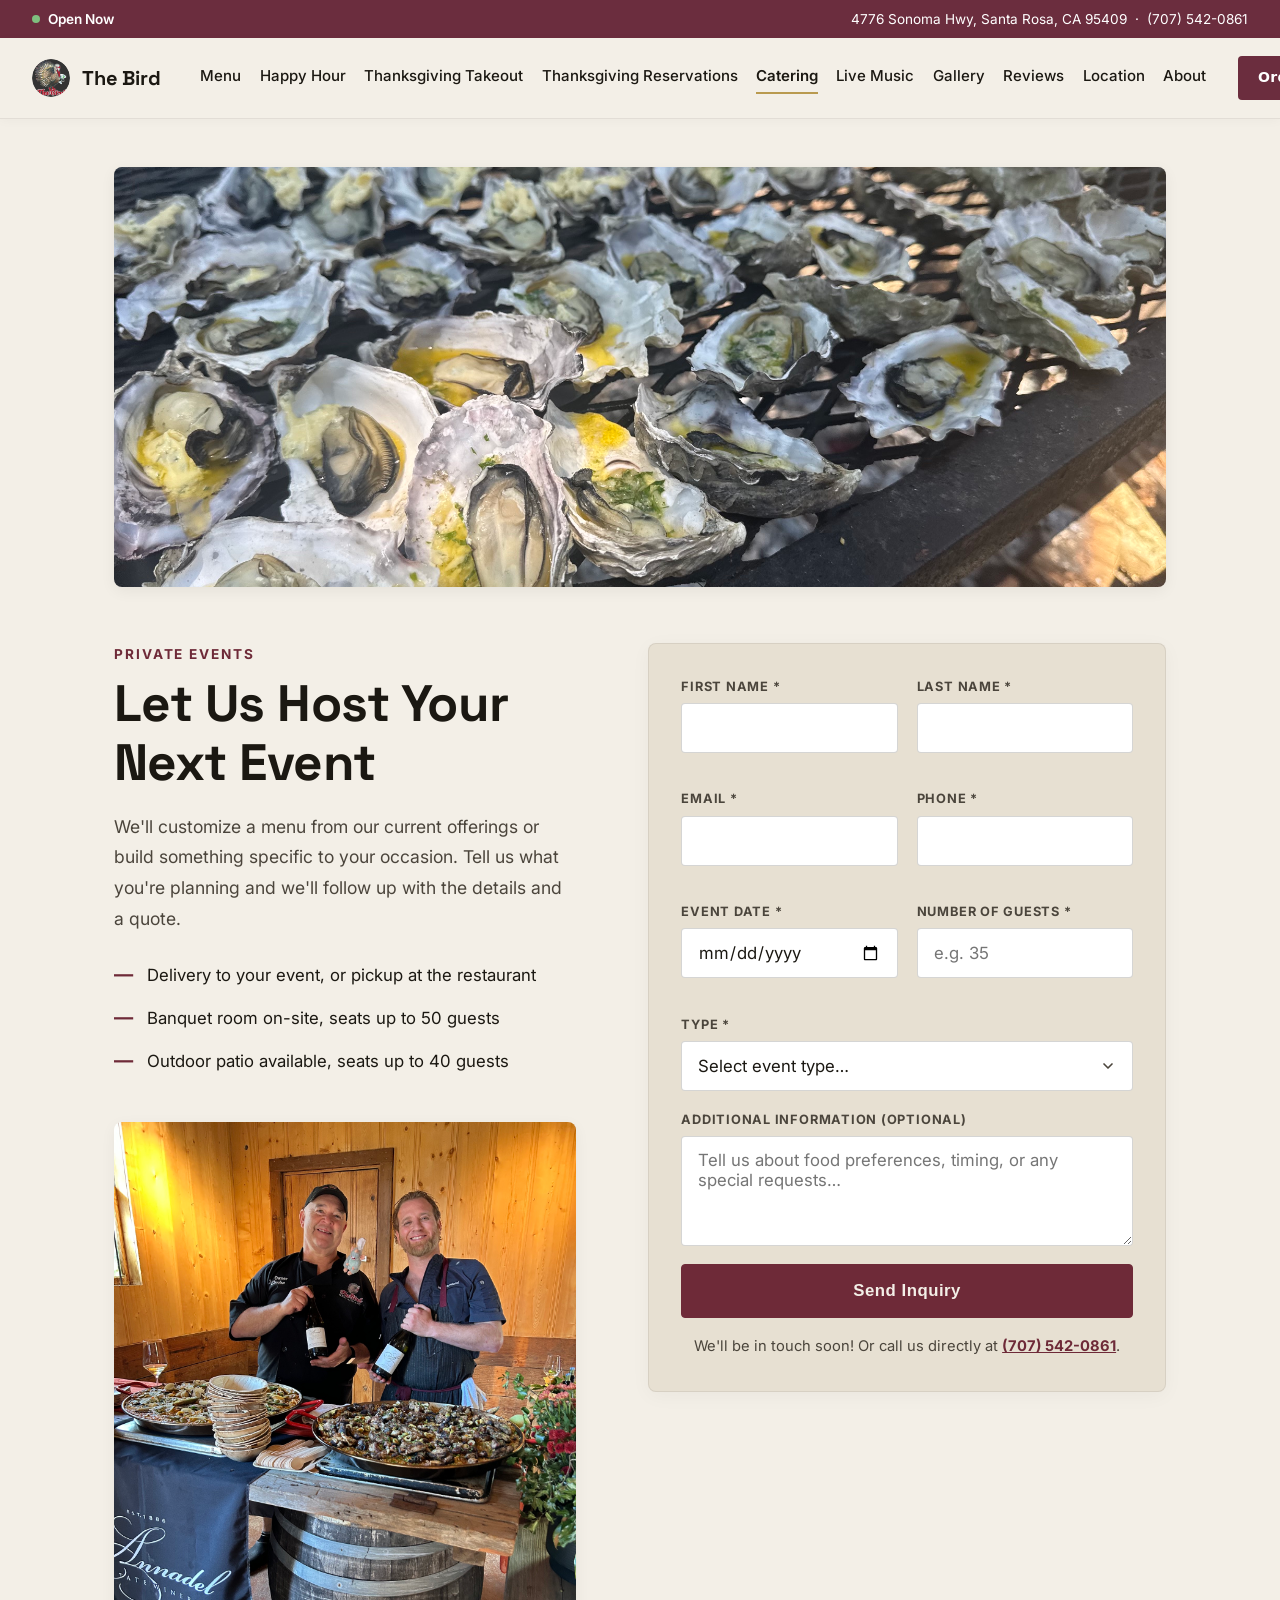
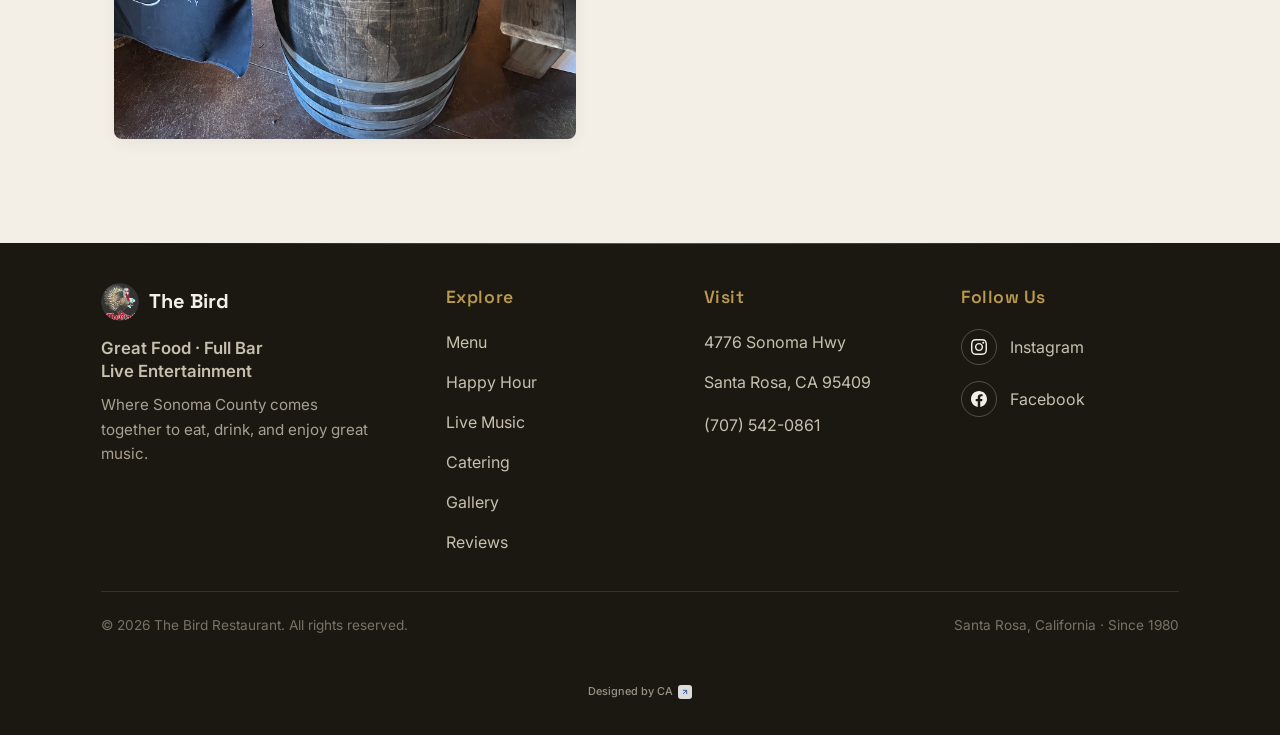
<file: catering.html>
<!DOCTYPE html>
<html lang="en">
<head>
<meta charset="UTF-8">
<meta name="viewport" content="width=device-width, initial-scale=1.0, user-scalable=yes">
<title>Catering & Private Events — The Bird Restaurant</title>
<meta name="description" content="Reserve your table for catering and private events at The Bird in Santa Rosa, Sonoma County.">
<link rel="icon" type="image/png" href="Bird_Logo_clknrs.png">
<link rel="preconnect" href="https://fonts.googleapis.com">
<link rel="preconnect" href="https://fonts.gstatic.com" crossorigin>
<link href="https://fonts.googleapis.com/css2?family=Space+Grotesk:wght@500;600;700&family=Plus+Jakarta+Sans:wght@400;500;600;700&family=Inter:wght@400;500;600;700&display=swap" rel="stylesheet">

<!-- Google Analytics GA4 -->
<script async src="https://www.googletagmanager.com/gtag/js?id=G-4L2MCNKGV0"></script>
<script>
  window.dataLayer = window.dataLayer || [];
  function gtag(){dataLayer.push(arguments);}
  gtag('js', new Date());
  gtag('config', 'G-4L2MCNKGV0');
</script>

<style>
  :root {
    --ink: #1B1812;
    --ink-soft: #4B453C;
    --paper: #F3EFE7;
    --paper-2: #E7E0D2;
    --wine: #6E2A38;
    --wine-light: #893447;
    --gold: #B99A4F;
    --display: 'Space Grotesk', sans-serif;
    --body: 'Inter', sans-serif;
  }

  * { margin: 0; padding: 0; box-sizing: border-box; }
  html { scroll-behavior: smooth; }
  body { max-width: 100vw; background: var(--paper); color: var(--ink); font-family: var(--body); line-height: 1.65; margin: 0; padding: 0; }

  a { color: inherit; text-decoration: none; }
  img { display: block; max-width: 100%; }
  ::selection { background: var(--gold); color: var(--ink); }

  .wrap { max-width: 1180px; margin: 0 auto; padding: 0 5vw; }

  /* Nav Links Styling & Gold Underline Effect (Forced Black Text) */
  .nav-links { 
    display: flex; 
    align-items: center; 
    gap: 1.15rem; 
    font-size: 0.94rem; 
    font-weight: 500; 
    white-space: nowrap; 
  }
  .nav-links a {
    position: relative;
    padding-bottom: 4px;
    color: var(--ink) !important;
    text-decoration: none;
    transition: opacity 0.2s ease;
  }
  .nav-links a:hover,
  .nav-links a.active {
    color: var(--ink) !important;
    font-weight: 600;
  }
  .nav-links a::after {
    content: '';
    position: absolute;
    left: 0;
    bottom: -2px;
    width: 0;
    height: 2px;
    background-color: var(--gold);
    transition: width 0.25s ease-in-out;
  }
  .nav-links a:hover::after, 
  .nav-links a.active::after {
    width: 100%;
  }

  /* Accessible Buttons */
  .btn {
    display: inline-flex; 
    align-items: center; 
    justify-content: center; 
    gap: 0.5rem;
    padding: 1rem 2.2rem;
    min-width: 170px;
    font-size: 1.05rem;
    font-weight: 600;
    letter-spacing: 0.03em; 
    border-radius: 4px; 
    text-decoration: none;
    box-sizing: border-box;
    cursor: pointer;
    border: none;
    transition: transform 0.18s, background 0.18s, color 0.18s, border-color 0.18s;
  }
  .btn-primary { 
    background: var(--wine); 
    color: var(--paper); 
    border: 1.5px solid var(--wine); 
  }
  .btn-primary:hover { 
    background: var(--wine-light); 
    border-color: var(--wine-light); 
    transform: translateY(-2px); 
  }
  .btn-gold { background: var(--gold); color: var(--ink); }
  .btn-gold:hover { background: #cbae6c; transform: translateY(-2px); }

  /* ---------- Catering Page Section ---------- */
  .catering-section {
    padding: 3rem 0 6.5rem;
  }
  .catering-grid {
    display: grid;
    grid-template-columns: 1fr 1.12fr;
    gap: 4.5rem;
    align-items: flex-start;
  }
  .eyebrow {
    font-size: 0.85rem;
    font-weight: 700;
    letter-spacing: 0.14em;
    text-transform: uppercase;
    color: var(--wine);
    margin-bottom: 0.6rem;
  }
  .catering-text h1 {
    font-family: var(--display);
    font-weight: 700;
    font-size: clamp(2.3rem, 4.4vw, 3.2rem);
    letter-spacing: -0.01em;
    line-height: 1.15;
    margin-bottom: 1.2rem;
    color: var(--ink);
  }
  .catering-text p {
    color: var(--ink-soft);
    font-size: 1.1rem;
    line-height: 1.75;
    margin-bottom: 1.8rem;
  }
  .catering-facts {
    list-style: none;
    padding: 0;
    margin: 0;
    display: flex;
    flex-direction: column;
    gap: 1.1rem;
  }
  .catering-facts li {
    display: flex;
    align-items: flex-start;
    gap: 0.85rem;
    font-size: 1.05rem;
    color: var(--ink);
    line-height: 1.5;
  }
  .catering-facts li::before {
    content: "—";
    color: var(--wine);
    font-weight: 700;
    font-size: 1.2rem;
    line-height: 1.2;
    flex-shrink: 0;
  }

  /* Form Card Styling */
  .form-card {
    background: var(--paper-2);
    border: 1px solid rgba(27,24,18,0.08);
    border-radius: 8px;
    padding: 2rem; 
    box-shadow: 0 4px 20px rgba(0,0,0,0.04);
  }
  .form-row {
    display: grid;
    grid-template-columns: 1fr 1fr;
    gap: 1.2rem;
    margin-bottom: 1.1rem;
  }
  .form-field {
    display: flex;
    flex-direction: column;
    gap: 0.4rem;
    margin-bottom: 1.1rem;
    min-width: 0;
  }
  .form-field.full {
    grid-column: 1 / -1;
  }
  .form-field label {
    font-size: 0.8rem;
    letter-spacing: 0.06em;
    text-transform: uppercase;
    font-weight: 700;
    color: var(--ink-soft);
  }
  .form-field input,
  .form-field select,
  .form-field textarea {
    width: 100%;
    max-width: 100%;
    min-width: 0;
    box-sizing: border-box;
    display: block;
    border: 1.5px solid rgba(27,24,18,0.18);
    background: #FFFFFF;
    padding: 0.8rem 1rem;
    font-family: var(--body);
    font-size: 1.05rem;
    border-radius: 4px;
    color: var(--ink);
    transition: border-color 0.2s, outline 0.2s;
  }
  .form-field input,
  .form-field select {
    min-height: 50px;
    height: 50px;
  }
  /* Fix iOS Safari date input height & layout consistency */
  .form-field input[type="date"] {
    -webkit-appearance: none;
    -moz-appearance: none;
    appearance: none;
    display: block;
    width: 100%;
    max-width: 100%;
    min-width: 0;
    box-sizing: border-box;
    background-color: #FFFFFF;
    min-height: 50px;
    height: 50px;
    line-height: 1.2;
  }
  .form-field input[type="date"]::-webkit-date-and-time-value {
    text-align: left;
    min-height: 1.2em;
  }
  .form-field input[type="date"]::-webkit-datetime-edit {
    display: flex;
    align-items: center;
    padding: 0;
  }
  .form-field select {
    appearance: none;
    -webkit-appearance: none;
    background-image: url("data:image/svg+xml;charset=UTF-8,%3Csvg%20xmlns%3D%22http%3A%2F%2Fwww.w3.org%2F2000%2Fsvg%22%20width%3D%2212%22%20height%3D%2212%22%20viewBox%3D%220%200%2024%2024%22%20fill%3D%22none%22%20stroke%3D%22%234B453C%22%20stroke-width%3D%222.5%22%20stroke-linecap%3D%22round%22%20stroke-linejoin%3D%22round%22%3E%3Cpolyline%20points%3D%226%209%2012%2015%2018%209%22%3E%3C%2Fpolyline%3E%3C%2Fsvg%3E");
    background-repeat: no-repeat;
    background-position: right 1rem center;
    background-size: 1rem;
    padding-right: 2.5rem;
    cursor: pointer;
  }
  .form-field textarea {
    resize: vertical;
    min-height: 110px;
  }
  .form-field input:focus,
  .form-field select:focus,
  .form-field textarea:focus {
    outline: 2px solid var(--gold);
    border-color: var(--gold);
  }
  .form-note {
    font-size: 0.92rem;
    color: var(--ink-soft);
    margin-top: 1.1rem;
    text-align: center;
    line-height: 1.6;
  }
  .form-note a {
    color: var(--wine);
    font-weight: 700;
    text-decoration: underline;
  }

  /* ---------- Footer Base Classes ---------- */
  .footer-divider {
    position: absolute; 
    top: 0; 
    left: 10%; 
    right: 10%; 
    height: 1px; 
    background: linear-gradient(90deg, transparent, rgba(185, 154, 79, 0.5), transparent);
  }
  .footer-grid {
    display: grid;
    grid-template-columns: 1.4fr 1fr 1fr 1fr;
    gap: 2.5rem;
    padding-bottom: 2.2rem;
    border-bottom: 1px solid rgba(243,239,231,0.12);
  }
  .footer-bottom-flex {
    display: flex; 
    justify-content: space-between; 
    align-items: center; 
    flex-wrap: wrap; 
    gap: 0.8rem; 
    padding: 1.4rem 0 1.0rem 0; 
    font-size: 0.85rem; 
    color: #7A7265;
  }

  /* ---------- Mobile Header & Navigation System ---------- */
  .site-header-inner {
    max-width: 1340px;
    margin: 0 auto;
    padding: 1.1rem 2rem;
    display: flex;
    align-items: center;
    justify-content: space-between;
    box-sizing: border-box;
  }

  .status-bar-inner {
    max-width: 1340px;
    margin: 0 auto;
    padding: 0.5rem 2rem;
    display: flex;
    justify-content: space-between;
    align-items: center;
    box-sizing: border-box;
  }

  .hamburger {
    display: none;
    background: none;
    border: none;
    font-size: 1.5rem;
    cursor: pointer;
    color: var(--ink);
  }

  .mobile-menu {
    display: none;
    flex-direction: column;
    background-color: var(--paper);
    position: absolute;
    top: 100%;
    left: 0;
    width: 100%;
    padding: 1rem 2rem;
    border-bottom: 1px solid rgba(27, 24, 18, 0.08);
    box-shadow: 0 10px 10px rgba(0, 0, 0, 0.05);
    max-height: calc(100vh - 80px);
    overflow-y: auto;
    z-index: 1001;
  }

  .mobile-menu.active {
    display: flex;
  }

  .mobile-menu a {
    padding: 0.75rem 0;
    font-weight: 500;
    border-bottom: 1px solid rgba(27, 24, 18, 0.05);
    color: var(--ink);
    text-decoration: none;
  }

  .mobile-order-btn {
    background-color: var(--wine) !important;
    color: var(--paper) !important;
    text-align: center !important;
    padding: 0.85rem !important;
    border-radius: 4px;
    margin-top: 0.75rem;
    margin-bottom: 0.5rem;
    font-weight: 600 !important;
    border-bottom: none !important;
  }

  /* Mobile Breakpoint Rules */
  @media (max-width: 920px) {
    .catering-grid {
      grid-template-columns: 1fr;
      gap: 3rem;
    }

    .status-bar-inner {
      flex-direction: column;
      gap: 0.4rem;
      text-align: left;
      align-items: flex-start;
      padding: 0.85rem 5vw;
      line-height: 1.4;
    }

    .nav-links,
    .header-order-btn {
      display: none !important;
    }

    .hamburger {
      display: block;
    }

    .site-header-inner {
      padding: 1rem;
    }

    /* Footer Mobile Fix */
    .site-footer {
      padding-top: 3.25rem !important;
      padding-bottom: 1.25rem !important;
    }

    .footer-divider {
      top: 1.5rem;
      left: 5%;
      right: 5%;
      background: linear-gradient(90deg, transparent, rgba(185, 154, 79, 0.8), transparent);
    }

    .footer-grid {
      grid-template-columns: 1fr 1fr;
      grid-template-areas:
        "brand brand"
        "visit explore"
        "social explore";
      gap: 1.75rem 1.25rem;
      padding-bottom: 1.5rem;
    }

    .footer-col-brand {
      grid-area: brand;
    }
    .footer-col-visit {
      grid-area: visit;
    }
    .footer-col-explore {
      grid-area: explore;
    }
    .footer-col-social {
      grid-area: social;
    }

    .footer-bottom-flex {
      flex-direction: column;
      justify-content: center;
      text-align: center;
      gap: 0.4rem;
      padding: 1rem 0 0.5rem 0;
    }

    .footer-credit {
      margin-top: 0.75rem !important;
      padding-bottom: 0.25rem !important;
    }
  }

  @media (max-width: 540px) {
    .form-card {
      padding: 1.5rem 1.25rem;
    }
    .form-row {
      grid-template-columns: 1fr;
      gap: 0;
    }
    .catering-section {
      padding: 2.5rem 0 4.5rem;
    }
  }
</style>
</head>
<body>

<!-- 1. STATUS BAR -->
<div class="status-bar" style="background-color: #6B2D3E; color: #FFFFFF; font-size: 0.85rem; width: 100%; box-sizing: border-box;">
  <div class="status-bar-inner">
    <div style="display: flex; align-items: center; gap: 0.5rem; font-weight: 600;">
      <span id="status-dot" style="width: 8px; height: 8px; background-color: #7FBF7F; border-radius: 50%; display: inline-block;"></span>
      <span id="status-text">Checking hours…</span>
    </div>
    <div>
      <a href="https://www.google.com/maps/search/?api=1&query=4776+Sonoma+Hwy,+Santa+Rosa,+CA+95409" target="_blank" rel="noopener noreferrer" style="color: #FFFFFF; text-decoration: none;">4776 Sonoma Hwy, Santa Rosa, CA 95409</a> 
      &nbsp;·&nbsp; 
      <a href="tel:+17075420861" style="color: #FFFFFF; text-decoration: none; white-space: nowrap;">(707) 542-0861</a>
    </div>
  </div>
</div>

<!-- 2. STICKY NAV BAR -->
<header class="site-header" style="position: sticky; top: 0; z-index: 1000; background-color: #F3EFE7; border-bottom: 1px solid rgba(27,24,18,0.08); box-shadow: 0 2px 10px rgba(0,0,0,0.03); width: 100%;">
  <div class="site-header-inner">
    
    <a href="index.html" style="display: flex; align-items: center; gap: 0.75rem; text-decoration: none; flex-shrink: 0;">
      <img loading="lazy" src="Bird_Logo_clknrs.png" alt="The Bird Logo" style="height: 38px; width: auto; border-radius: 50%; display: block;">
      <span style="font-family: var(--display); font-weight: 700; font-size: 1.25rem; color: #1B1812; letter-spacing: -0.01em;">The Bird</span>
    </a>

    <nav class="nav-links" style="margin-left: 2.5rem; margin-right: 2rem;">
      <a href="menu.html">Menu</a>
      <a href="happyhour.html">Happy Hour</a>
      <a href="thanksgiving-takeout.html">Thanksgiving Takeout</a>
      <a href="thanksgiving-reservations.html">Thanksgiving Reservations</a>
      <a href="catering.html" class="active">Catering</a>
      <a href="livemusic.html">Live Music</a>
      <a href="gallery.html">Gallery</a>
      <a href="reviews.html">Reviews</a>
      <a href="location.html">Location</a>
      <a href="about.html">About</a>
    </nav>

    <div style="flex-shrink: 0; display: flex; align-items: center; gap: 1rem;">
      <a href="https://order.spoton.com/so-the-bird-4685/santa-rosa-ca/60ccbc7724b4c4514ff4c87b" target="_blank" rel="noopener noreferrer" class="header-order-btn" style="display: inline-block; background-color: #6B2D3E; color: #FFFFFF; font-family: system-ui, -apple-system, BlinkMacSystemFont, 'Segoe UI', Roboto, sans-serif; font-weight: 600; font-size: 0.88rem; padding: 0.65rem 1.25rem; border-radius: 4px; text-decoration: none; letter-spacing: 0.02em;">Order Now</a>
      <button class="hamburger" id="mobile-menu-toggle" aria-label="Toggle navigation">
        <svg viewBox="0 0 24 24" width="28" height="28" stroke="currentColor" stroke-width="2.5" fill="none" stroke-linecap="round" stroke-linejoin="round">
          <line x1="3" y1="12" x2="21" y2="12"></line>
          <line x1="3" y1="6" x2="21" y2="6"></line>
          <line x1="3" y1="18" x2="21" y2="18"></line>
        </svg>
      </button>
    </div>

  </div>

  <!-- Mobile Menu Dropdown -->
  <nav class="mobile-menu" id="mobile-menu">
    <a href="menu.html">Menu</a>
    <a href="happyhour.html">Happy Hour</a>
    <a href="thanksgiving-takeout.html">Thanksgiving Takeout</a>
    <a href="thanksgiving-reservations.html">Thanksgiving Reservations</a>
    <a href="catering.html" class="active">Catering</a>
    <a href="livemusic.html">Live Music</a>
    <a href="gallery.html">Gallery</a>
    <a href="reviews.html">Reviews</a>
    <a href="location.html">Location</a>
    <a href="about.html">About</a>
    <a href="https://order.spoton.com/so-the-bird-4685/santa-rosa-ca/60ccbc7724b4c4514ff4c87b" target="_blank" rel="noopener noreferrer" class="mobile-order-btn">Order Now</a>
  </nav>
</header>

<!-- MAIN CATERING SECTION -->
<main class="catering-section">
  <div class="wrap">
    
    <!-- Prominent Featured Image (Oysters) -->
    <div style="margin-bottom: 3.5rem;">
      <img src="oysters.jpg" alt="Fresh Oysters on the grill" loading="lazy" width="1180" height="500" style="width: 100%; height: 420px; object-fit: cover; border-radius: 8px; box-shadow: 0 4px 15px rgba(0,0,0,0.06);">
    </div>

    <div class="catering-grid">
      
      <!-- Left Column: Copy & Highlights -->
      <div class="catering-text">
        <div class="eyebrow">Private Events</div>
        <h1>Let Us Host Your Next Event</h1>
        <p>We'll customize a menu from our current offerings or build something specific to your occasion. Tell us what you're planning and we'll follow up with the details and a quote.</p>
        
        <ul class="catering-facts">
          <li>Delivery to your event, or pickup at the restaurant</li>
          <li>Banquet room on-site, seats up to 50 guests</li>
          <li>Outdoor patio available, seats up to 40 guests</li>
        </ul>

        <!-- Secondary Image (Catering Event) -->
        <div style="margin-top: 3rem;">
          <img src="catering_event.jpg" alt="The Bird Catering Team" loading="lazy" width="800" height="600" style="width: 100%; height: auto; border-radius: 8px; box-shadow: 0 4px 15px rgba(0,0,0,0.05);">
        </div>
      </div>

      <!-- Right Column: Contact Inquiry Form -->
      <div class="form-card" id="form-card">
        <!-- Netlify Form Attributes included natively -->
        <form id="catering-form" method="POST" name="catering" data-netlify="true">
          <!-- Required hidden field for Netlify Forms -->
          <input type="hidden" name="form-name" value="catering">
          
          <div class="form-row">
            <div class="form-field">
              <label for="fname">First Name *</label>
              <input id="fname" name="first-name" type="text" required autocomplete="given-name">
            </div>
            <div class="form-field">
              <label for="lname">Last Name *</label>
              <input id="lname" name="last-name" type="text" required autocomplete="family-name">
            </div>
          </div>
          
          <div class="form-row">
            <div class="form-field">
              <label for="email">Email *</label>
              <input id="email" name="email" type="email" required autocomplete="email">
            </div>
            <div class="form-field">
              <label for="phone-input">Phone *</label>
              <input id="phone-input" name="phone" required maxlength="14" autocomplete="tel">
            </div>
          </div>
          
          <div class="form-row">
            <div class="form-field">
              <label for="edate">Event Date *</label>
              <input id="edate" name="event-date" type="date" required>
            </div>
            <div class="form-field">
              <label for="guests">Number of Guests *</label>
              <input id="guests" name="party-size" type="number" min="1" required placeholder="e.g. 35">
            </div>
          </div>
          
          <div class="form-field full">
            <label for="type">Type *</label>
            <select id="type" name="type" required>
              <option value="" disabled selected>Select event type…</option>
              <option value="Delivery to your event">Delivery to your event</option>
              <option value="Pickup at restaurant">Pickup at restaurant</option>
              <option value="Host event at restaurant (banquet room / patio)">Host event at restaurant (banquet room / patio)</option>
              <option value="Other">Other</option>
            </select>
          </div>
          
          <!-- Optional Additional Information Box -->
          <div class="form-field full">
            <label for="info">Additional Information (Optional)</label>
            <textarea id="info" name="additional-info" rows="3" placeholder="Tell us about food preferences, timing, or any special requests…"></textarea>
          </div>
          
          <button type="submit" class="btn btn-primary" style="width: 100%; justify-content: center;">
            Send Inquiry
          </button>

          <p class="form-note">
            We'll be in touch soon! Or call us directly at <a href="tel:+17075420861" style="white-space: nowrap; color: var(--wine); font-weight: 700;">(707) 542-0861</a>.
          </p>
        </form>
      </div>

    </div>
  </div>
</main>

<!-- ACCESSIBLE MASTER FOOTER (Optimized for 55+) -->
<footer class="site-footer" style="background: #1B1812; border-top: none; position: relative; color: #C7C0AF; padding: 2.5rem 0 1.5rem 0; width: 100%; box-sizing: border-box; text-align: left;">
  <div class="footer-divider"></div>
  <div class="wrap" style="max-width: 1180px; margin: 0 auto; padding: 0 4vw;">
    <div class="footer-grid">
      <!-- Column 1: Brand Info -->
      <div class="footer-col-brand">
        <a href="index.html" style="display: flex; align-items: center; gap: 0.6rem; margin-bottom: 1rem; text-decoration: none;">
          <img loading="lazy" src="Bird_Logo_clknrs.png" alt="The Bird Logo" width="38" height="38" style="height: 38px; width: auto; border-radius: 50%;">
          <span style="font-family: var(--display); font-weight: 700; font-size: 1.25rem; color: #F3EFE7;">The Bird</span>
        </a>
        <div style="margin-bottom: 0.6rem; font-size: 1.05rem; font-weight: 600; color: #C7C0AF; line-height: 1.4;">
          Great Food · Full Bar<br>Live Entertainment
        </div>
        <p style="font-size: 0.95rem; color: #A8A090; line-height: 1.6; max-width: 280px; margin: 0;">
          Where Sonoma County comes together to eat, drink, and enjoy great music.
        </p>
      </div>

      <!-- Column 2: Explore Links -->
      <div class="footer-col-explore">
        <h4 style="font-family: var(--display); font-size: 1.1rem; font-weight: 600; color: var(--gold); margin-bottom: 1.1rem; letter-spacing: 0.03em;">Explore</h4>
        <ul style="list-style: none; padding: 0; margin: 0; display: flex; flex-direction: column; gap: 0.85rem; font-size: 1rem;">
          <li><a href="menu.html" style="color: #C7C0AF; text-decoration: none;">Menu</a></li>
          <li><a href="happyhour.html" style="color: #C7C0AF; text-decoration: none;">Happy Hour</a></li>
          <li><a href="livemusic.html" style="color: #C7C0AF; text-decoration: none;">Live Music</a></li>
          <li><a href="catering.html" class="active" style="color: #C7C0AF; text-decoration: none;">Catering</a></li>
          <li><a href="gallery.html" style="color: #C7C0AF; text-decoration: none;">Gallery</a></li>
          <li><a href="reviews.html" style="color: #C7C0AF; text-decoration: none;">Reviews</a></li>
        </ul>
      </div>

      <!-- Column 3: Visit Info -->
      <div class="footer-col-visit">
        <h4 style="font-family: var(--display); font-size: 1.1rem; font-weight: 600; color: var(--gold); margin-bottom: 1.1rem; letter-spacing: 0.03em;">Visit</h4>
        <div style="display: flex; flex-direction: column; gap: 0.85rem; font-size: 1rem; color: #C7C0AF;">
          <a href="https://www.google.com/maps/search/?api=1&query=4776+Sonoma+Hwy,+Santa+Rosa,+CA+95409" target="_blank" rel="noopener" style="color: #C7C0AF; text-decoration: none;">4776 Sonoma Hwy</a>
          <a href="https://www.google.com/maps/search/?api=1&query=4776+Sonoma+Hwy,+Santa+Rosa,+CA+95409" target="_blank" rel="noopener" style="color: #C7C0AF; text-decoration: none;">Santa Rosa, CA 95409</a>
          <a href="tel:+17075420861" style="color: #C7C0AF; text-decoration: none; margin-top: 0.2rem;">(707) 542-0861</a>
        </div>
      </div>

      <!-- Column 4: Follow Us -->
      <div class="footer-col-social">
        <h4 style="font-family: var(--display); font-size: 1.1rem; font-weight: 600; color: var(--gold); margin-bottom: 1.1rem; letter-spacing: 0.03em;">Follow Us</h4>
        <div style="display: flex; align-items: center; gap: 0.8rem; margin-bottom: 1rem;">
          <a href="https://www.instagram.com/thebirdrestaurant707/" target="_blank" rel="noopener noreferrer" aria-label="Instagram" style="display: inline-flex; align-items: center; justify-content: center; width: 36px; height: 36px; border-radius: 50%; border: 1px solid rgba(243,239,231,0.25); color: #F3EFE7; text-decoration: none;">
            <svg width="16" height="16" fill="currentColor" viewBox="0 0 24 24"><path d="M12 2.163c3.204 0 3.584.012 4.85.07 3.252.148 4.771 1.691 4.919 4.919.058 1.265.069 1.645.069 4.849 0 3.205-.012 3.584-.069 4.849-.149 3.225-1.664 4.771-4.919 4.919-1.266.058-1.644.07-4.85.07-3.204 0-3.584-.012-4.849-.07-3.26-.149-4.771-1.699-4.919-4.92-.058-1.265-.07-1.644-.07-4.849 0-3.204.013-3.583.07-4.849.149-3.227 1.664-4.771 4.919-4.919 1.266-.057 1.645-.069 4.849-.069zm0-2.163c-3.259 0-3.667.014-4.947.072-4.358.2-6.78 2.618-6.98 6.98-.059 1.281-.073 1.689-.073 4.948 0 3.259.014 3.668.072 4.948.2 4.358 2.618 6.78 6.98 6.98 1.281.058 1.689.072 4.948.072 3.259 0 3.668-.014 4.948-.072 4.354-.2 6.782-2.618 6.979-6.98.059-1.28.073-1.689.073-4.948 0-3.259-.014-3.667-.072-4.947-.196-4.354-2.617-6.78-6.979-6.98-1.281-.059-1.69-.073-4.949-.073zm0 5.838c-3.403 0-6.162 2.759-6.162 6.162s2.759 6.163 6.162 6.163 6.162-2.759 6.162-6.163c0-3.403-2.759-6.162-6.162-6.162zm0 10.162c-2.209 0-4-1.79-4-4 0-2.209 1.791-4 4-4s4 1.791 4 4c0 2.21-1.791 4-4 4zm6.406-11.845c-.796 0-1.441.645-1.441 1.44s.645 1.44 1.441 1.44c.795 0 1.439-.645 1.439-1.44s-.644-1.44-1.439-1.44z"/></svg>
          </a>
          <a href="https://www.instagram.com/thebirdrestaurant707/" target="_blank" rel="noopener noreferrer" style="color: #C7C0AF; text-decoration: none; font-size: 1rem;">Instagram</a>
        </div>
        
        <div style="display: flex; align-items: center; gap: 0.8rem;">
          <a href="https://www.facebook.com/thebird707" target="_blank" rel="noopener noreferrer" aria-label="Facebook" style="display: inline-flex; align-items: center; justify-content: center; width: 36px; height: 36px; border-radius: 50%; border: 1px solid rgba(243,239,231,0.25); color: #F3EFE7; text-decoration: none;">
            <svg width="16" height="16" fill="currentColor" viewBox="0 0 24 24"><path d="M24 12.073c0-6.627-5.373-12-12-12s-12 5.373-12 12c0 5.99 4.388 10.954 10.125 11.854v-8.385H7.078v-3.47h3.047V9.43c0-3.007 1.792-4.669 4.533-4.669 1.312 0 2.686.235 2.686.235v2.953H15.83c-1.491 0-1.956.925-1.956 1.874v2.25h3.328l-.532 3.47h-2.796v8.385C19.612 23.027 24 18.062 24 12.073z"/></svg>
          </a>
          <a href="https://www.facebook.com/thebird707" target="_blank" rel="noopener noreferrer" style="color: #C7C0AF; text-decoration: none; font-size: 1rem;">Facebook</a>
        </div>
      </div>
    </div>
    
    <div class="footer-bottom-flex">
      <span>&copy; 2026 The Bird Restaurant. All rights reserved.</span>
      <span>Santa Rosa, California · Since 1980</span>
    </div>
    <!-- Below the Fold Credit Link -->
    <div class="footer-credit" style="text-align: center; margin-top: 1.5rem; padding-bottom: 0.5rem;">
      <a href="https://castroascend.netlify.app/" target="_blank" rel="noopener noreferrer" style="color: #9A9285; font-size: 0.68rem; font-weight: 500; text-decoration: none; display: inline-flex; align-items: center; gap: 0.25rem;">
        Designed by CA
        <span style="display: inline-flex; align-items: center; justify-content: center; width: 14px; height: 14px; background: #DCDCDC; border-radius: 3px; margin-left: 0.1rem;">
          <svg width="8" height="8" viewBox="0 0 24 24" fill="none" stroke="#3B62A0" stroke-width="3" stroke-linecap="round" stroke-linejoin="round"><line x1="7" y1="17" x2="17" y2="7"></line><polyline points="7 7 17 7 17 17"></polyline></svg>
        </span>
      </a>
    </div>
  </div>
</footer>

<script>
  // Open Now status logic based on business hours
  (function() {
    const dot = document.getElementById('status-dot');
    const text = document.getElementById('status-text');
    const now = new Date(new Date().toLocaleString("en-US", { timeZone: "America/Los_Angeles" }));
    const day = now.getDay(); 
    const hour = now.getHours() + now.getMinutes() / 60;
    const hoursMap = {
      0: [12, 19], 
      1: null,     
      2: [12, 21], 3: [12, 21], 4: [12, 21], 5: [12, 21],
      6: [12, 21]
    };
    const todays = hoursMap[day];
    const isOpen = todays && hour >= todays[0] && hour < todays[1];
    if (isOpen) {
      text.textContent = 'Open Now';
    } else {
      dot.style.backgroundColor = '#C97A6B';
      text.textContent = 'Closed Now';
    }
  })();

  // Mobile Menu Toggle
  document.addEventListener("DOMContentLoaded", function() {
    const toggleBtn = document.getElementById('mobile-menu-toggle');
    const mobileMenu = document.getElementById('mobile-menu');
    if (toggleBtn && mobileMenu) {
        toggleBtn.addEventListener('click', function() {
          mobileMenu.classList.toggle('active');
        });
    }
  });

  // Phone Number Auto-Formatting (555) 555-5555
  (function() {
    const phoneInput = document.getElementById('phone-input');
    if (phoneInput) {
      phoneInput.addEventListener('input', function (e) {
        var x = e.target.value.replace(/\D/g, '').match(/(\d{0,3})(\d{0,3})(\d{0,4})/);
        e.target.value = !x[2] ? x[1] : '(' + x[1] + ') ' + x[2] + (x[3] ? '-' + x[3] : '');
      });
    }
  })();

  // AJAX Submission for Netlify Form with Seamless Box Display
  (function() {
    const form = document.getElementById('catering-form');
    const formCard = document.getElementById('form-card');
    
    function displaySuccess() {
      if (!formCard) return;
      formCard.innerHTML = `
        <div style="text-align: center; padding: 1.5rem 0; animation: fadeIn 0.4s ease-out;">
          <div style="display: flex; justify-content: center; margin-bottom: 1.25rem;">
            <div style="width: 60px; height: 60px; border-radius: 50%; background: rgba(110,42,56,0.1); border: 2px solid var(--wine); display: flex; align-items: center; justify-content: center; color: var(--wine);">
              <svg width="28" height="28" viewBox="0 0 24 24" fill="none" stroke="currentColor" stroke-width="2.5" stroke-linecap="round" stroke-linejoin="round"><polyline points="20 6 9 17 4 12"></polyline></svg>
            </div>
          </div>
          <h2 style="font-family: var(--display); font-size: clamp(1.8rem, 3.5vw, 2.2rem); color: var(--ink); margin-bottom: 0.85rem;">Thank you!</h2>
          <p style="font-size: clamp(1rem, 3vw, 1.12rem); color: var(--ink-soft); line-height: 1.55; margin: 0 auto; max-width: 420px;">
            We received your catering inquiry<br>and will get back to you within <span style="white-space: nowrap;">48-72 hours.</span>
          </p>
          <div style="margin-top: 1.75rem; padding-top: 1.35rem; border-top: 1px solid rgba(27,24,18,0.08); font-size: 0.95rem; color: var(--ink-soft); line-height: 1.6;">
            Need to reach us right away?<br>Call us directly at <a href="tel:+17075420861" style="white-space: nowrap; color: var(--wine); font-weight: 700; text-decoration: underline;"><span style="white-space: nowrap;">(707) 542-0861</span></a>.
          </div>
        </div>
      `;
      formCard.scrollIntoView({ behavior: 'smooth', block: 'center' });
    }

    if (form && formCard) {
      form.addEventListener('submit', function(e) {
        e.preventDefault();
        
        const submitBtn = form.querySelector('button[type="submit"]');
        if (submitBtn) {
          submitBtn.disabled = true;
          submitBtn.textContent = 'Sending Inquiry…';
        }

        const formData = new FormData(form);
        
        fetch('/', {
          method: 'POST',
          headers: { 'Content-Type': 'application/x-www-form-urlencoded' },
          body: new URLSearchParams(formData).toString()
        })
        .then(() => {
          displaySuccess();
        })
        .catch(() => {
          displaySuccess();
        });
      });
    }
  })();
</script>

</body>
</html>
</file>
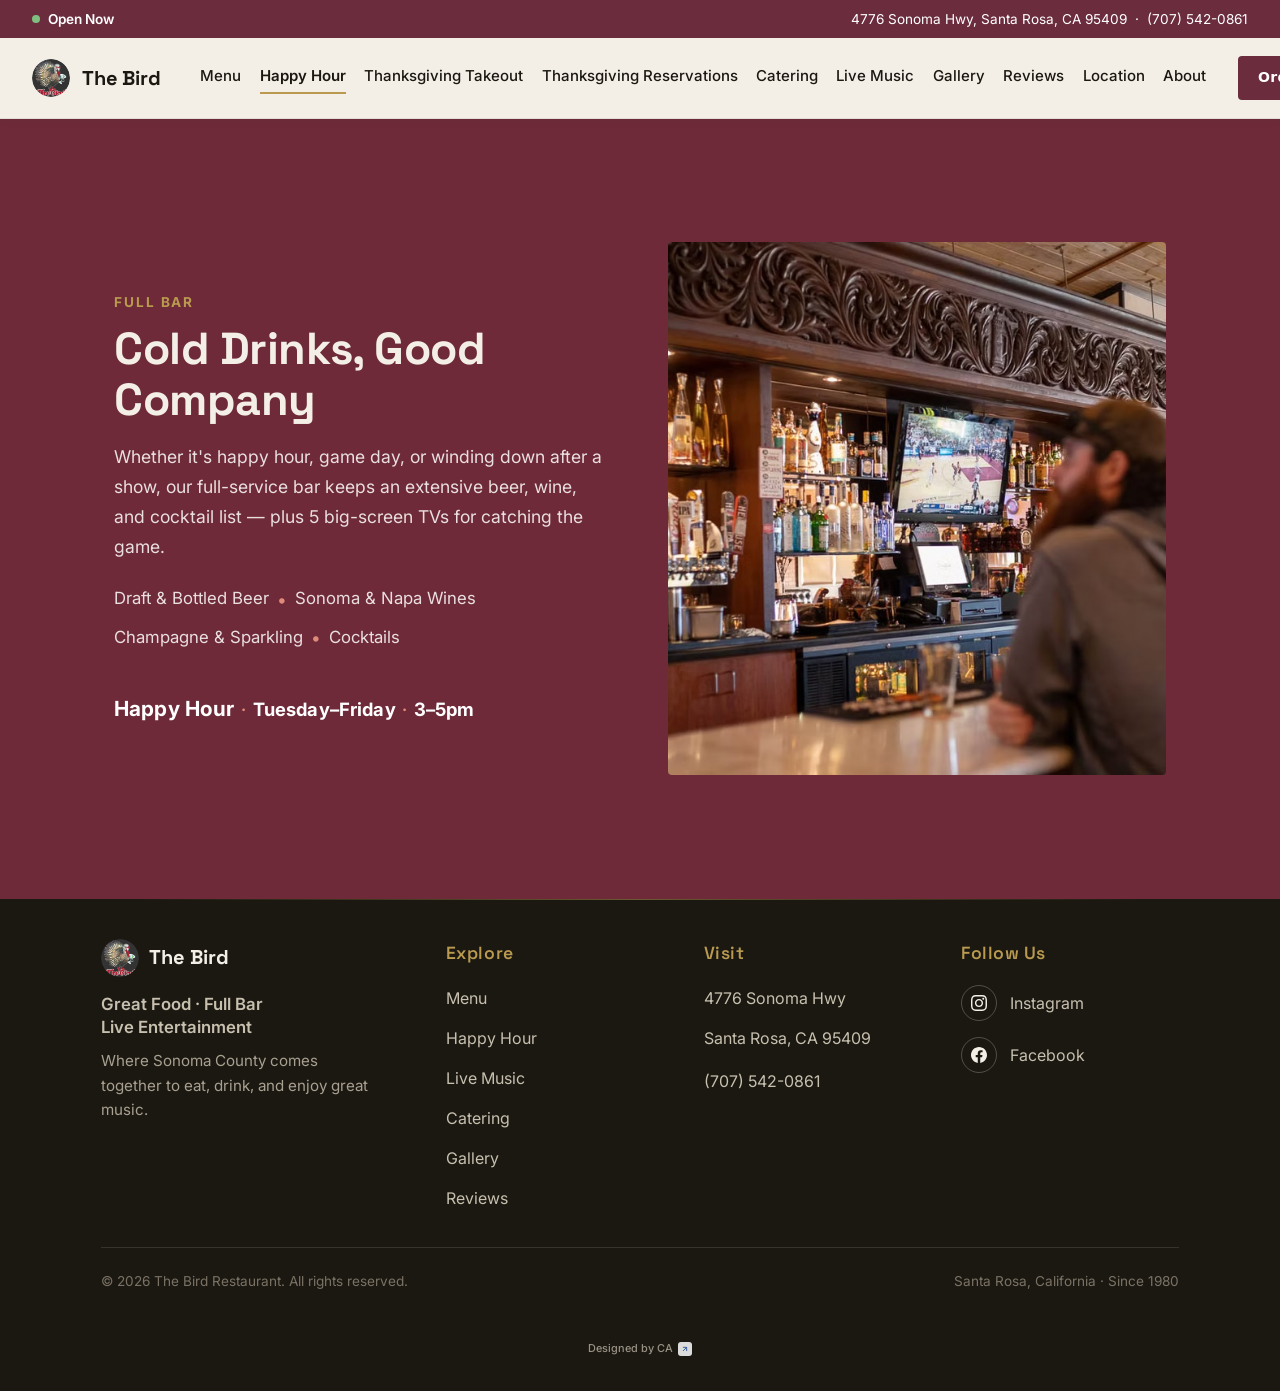
<file: happyhour.html>
<!DOCTYPE html>
<html lang="en">
<head>
<meta charset="UTF-8">
<meta name="viewport" content="width=device-width, initial-scale=1.0, user-scalable=yes">
<title>Happy Hour — The Bird Restaurant</title>
<meta name="description" content="Join us at The Bird Restaurant in Santa Rosa for Happy Hour every Tuesday-Friday from 3-5pm. Enjoy specials on draft beer, Sonoma wines, and cocktails at our full bar.">

<!-- Google Analytics GA4 -->
<script async src="https://www.googletagmanager.com/gtag/js?id=G-4L2MCNKGV0"></script>
<script>
  window.dataLayer = window.dataLayer || [];
  function gtag(){dataLayer.push(arguments);}
  gtag('js', new Date());
  gtag('config', 'G-4L2MCNKGV0');
</script>

<link rel="icon" type="image/png" href="Bird_Logo_clknrs.png">
<link rel="preconnect" href="https://fonts.googleapis.com">
<link rel="preconnect" href="https://fonts.gstatic.com" crossorigin>
<link href="https://fonts.googleapis.com/css2?family=Plus+Jakarta+Sans:wght@400;500;600;700&family=Inter:wght@400;500;600;700&family=Space+Grotesk:wght@500;600;700&display=swap" rel="stylesheet">

<style>
  :root {
    --ink: #1B1812;
    --ink-soft: #4B453C;
    --paper: #F3EFE7;
    --paper-2: #E7E0D2;
    --wine: #6E2A38;
    --wine-light: #893447;
    --gold: #B99A4F;
    --rose-dot: #E08A7A;
    --display: 'Space Grotesk', sans-serif;
    --body: 'Inter', sans-serif;
  }

  * { margin: 0; padding: 0; box-sizing: border-box; }
  html { scroll-behavior: smooth; }
  body { 
    background: var(--paper); 
    color: var(--ink); 
    font-family: var(--body); 
    line-height: 1.65; 
    margin: 0; 
    padding: 0; 
  }

  a { color: inherit; text-decoration: none; }
  img { display: block; max-width: 100%; }
  ::selection { background: var(--gold); color: var(--ink); }

  .wrap { max-width: 1180px; margin: 0 auto; padding: 0 5vw; width: 100%; }

  /* Nav Links Styling & Gold Underline Effect */
  .nav-links { 
    display: flex; 
    align-items: center; 
    gap: 1.15rem; 
    font-size: 0.94rem; 
    font-weight: 500; 
    white-space: nowrap; 
  }
  .nav-links a {
    position: relative;
    padding-bottom: 4px;
    color: var(--ink) !important;
    text-decoration: none;
    transition: opacity 0.2s ease;
  }
  .nav-links a:hover,
  .nav-links a.active {
    color: var(--ink) !important;
    font-weight: 600;
  }
  .nav-links a::after {
    content: '';
    position: absolute;
    left: 0;
    bottom: -2px;
    width: 0;
    height: 2px;
    background-color: var(--gold);
    transition: width 0.25s ease-in-out;
  }
  .nav-links a:hover::after, 
  .nav-links a.active::after {
    width: 100%;
  }

  /* ---------- Bar & Happy Hour Hero Section ---------- */
  .bar-section { 
    padding: 4rem 0; 
    background: var(--wine); 
    color: var(--paper); 
    min-height: calc(100vh - 120px); 
    display: flex;
    align-items: center;
  }
  .bar-grid { display: grid; grid-template-columns: 1fr 1fr; gap: 3.5rem; align-items: center; }
  
  .eyebrow { font-size: 0.85rem; font-weight: 700; letter-spacing: 0.14em; text-transform: uppercase; color: var(--gold); margin-bottom: 0.6rem; }
  
  .section-head h2 { 
    font-family: var(--display); 
    font-weight: 700; 
    font-size: clamp(2rem, 4vw, 2.8rem); 
    letter-spacing: -0.01em; 
    line-height: 1.15;
    margin-bottom: 1rem; 
  }

  .bar-text > p:first-of-type {
    font-size: 1.1rem;
    color: #EADFDF;
    line-height: 1.7;
    margin-bottom: 1.5rem;
  }

  .bar-img { border-radius: 4px; width: 100%; object-fit: cover; }
  
  /* Base Layout for Lists & Tags (Defaults to Mobile-First/Shared) */
  .beverage-list { margin: 1.5rem 0 2.5rem; font-size: 1.05rem; font-weight: 400; color: #EADFDF; text-align: left; }
  .desktop-dot { color: var(--rose-dot); font-size: 1.1rem; line-height: 1; margin: 0 0.5rem; }
  
  .happy-hour-tag { margin-top: 1rem; color: #FFFFFF; letter-spacing: 0.01em; }
  .hh-title { font-weight: 700; font-size: 1.3rem; }
  .hh-text { font-weight: 700; font-size: 1.15rem; opacity: 1; }
  .hh-separator { margin: 0 0.4rem; color: var(--rose-dot); font-weight: 700; }

  /* Desktop Layout Overrides */
  @media (min-width: 861px) {
    .beverage-list { display: flex; flex-direction: column; gap: 0.7rem; }
    .beverage-row { display: flex; align-items: center; justify-content: flex-start; }
    .happy-hour-tag { display: flex; align-items: center; }
  }

  /* Mobile Layout Overrides */
  @media (max-width: 860px) { 
    .bar-section { min-height: auto; padding: 3rem 0; }
    .bar-grid { grid-template-columns: 1fr; gap: 2.5rem; } 
    .bar-grid .bar-img { order: -1; } 
    
    /* Clean stacked list for mobile beverages */
    .beverage-list { display: flex; flex-direction: column; gap: 0.8rem; }
    .beverage-row { display: flex; flex-direction: column; gap: 0.8rem; align-items: flex-start; }
    .desktop-dot { display: none; }
    .beverage-item { display: flex; align-items: flex-start; gap: 0.6rem; text-align: left; }
    .beverage-item::before { content: '•'; color: var(--rose-dot); font-size: 1.2rem; line-height: 1.2; font-weight: bold; }
    
    /* Clean hierarchy stack for Happy Hour info */
    .happy-hour-tag { display: flex; flex-direction: column; gap: 0.3rem; }
    .hh-separator { display: none; }
  }

  /* ---------- Footer Base Classes ---------- */
  .footer-divider {
    position: absolute; 
    top: 0; 
    left: 10%; 
    right: 10%; 
    height: 1px; 
    background: linear-gradient(90deg, transparent, rgba(185, 154, 79, 0.5), transparent);
  }
  .footer-grid {
    display: grid;
    grid-template-columns: 1.4fr 1fr 1fr 1fr;
    gap: 2.5rem;
    padding-bottom: 2.2rem;
    border-bottom: 1px solid rgba(243,239,231,0.12);
  }
  .footer-bottom-flex {
    display: flex; 
    justify-content: space-between; 
    align-items: center; 
    flex-wrap: wrap; 
    gap: 0.8rem; 
    padding: 1.4rem 0 1.0rem 0; 
    font-size: 0.85rem; 
    color: #7A7265;
  }

  /* ---------- Mobile Header & Menu ---------- */
  .status-bar-inner {
    max-width: 1340px; margin: 0 auto; padding: 0.5rem 2rem; display: flex; justify-content: space-between; align-items: center; box-sizing: border-box;
  }
  .site-header-inner {
    max-width: 1340px; margin: 0 auto; padding: 1.1rem 2rem; display: flex; align-items: center; justify-content: space-between; box-sizing: border-box;
  }
  .hamburger {
    display: none; background: none; border: none; font-size: 1.5rem; cursor: pointer; color: var(--ink);
  }
  .mobile-menu {
    display: none; 
    flex-direction: column; 
    background-color: var(--paper); 
    position: absolute; 
    top: 100%; 
    left: 0; 
    width: 100%; 
    padding: 1rem 2rem; 
    border-bottom: 1px solid rgba(27,24,18,0.08); 
    box-shadow: 0 10px 10px rgba(0,0,0,0.05);
    max-height: calc(100vh - 80px);
    overflow-y: auto;
    z-index: 1001;
  }
  .mobile-menu.active {
    display: flex;
  }
  .mobile-menu a {
    padding: 0.75rem 0; font-weight: 500; border-bottom: 1px solid rgba(27,24,18,0.05); color: var(--ink); text-decoration: none;
  }
  .mobile-order-btn {
    background-color: var(--wine) !important; color: var(--paper) !important; text-align: center !important; padding: 0.85rem !important; border-radius: 4px; margin-top: 0.75rem; margin-bottom: 0.5rem; font-weight: 600 !important; border-bottom: none !important;
  }

  @media (max-width: 920px) {
    /* Status Bar Mobile Fix */
    .status-bar-inner {
      flex-direction: column; gap: 0.4rem; text-align: left; align-items: flex-start; padding: 0.85rem 5vw; line-height: 1.4;
    }
    .nav-links, .header-order-btn {
      display: none !important;
    }
    .hamburger {
      display: block;
    }
    .site-header-inner {
      padding: 1rem;
    }
    /* Footer Mobile Fix */
    .site-footer {
      padding-top: 3.25rem !important;
      padding-bottom: 1.25rem !important;
    }
    .footer-divider {
      top: 1.5rem; left: 5%; right: 5%; background: linear-gradient(90deg, transparent, rgba(185, 154, 79, 0.8), transparent);
    }
    .footer-grid {
      grid-template-columns: 1fr 1fr;
      grid-template-areas:
        "brand brand"
        "visit explore"
        "social explore";
      gap: 1.75rem 1.25rem;
      padding-bottom: 1.5rem;
    }
    .footer-col-brand {
      grid-area: brand;
    }
    .footer-col-visit {
      grid-area: visit;
    }
    .footer-col-explore {
      grid-area: explore;
    }
    .footer-col-social {
      grid-area: social;
    }
    .footer-bottom-flex {
      flex-direction: column; 
      justify-content: center; 
      text-align: center;
      gap: 0.4rem;
      padding: 1rem 0 0.5rem 0;
    }
    .footer-credit {
      margin-top: 0.75rem !important;
      padding-bottom: 0.25rem !important;
    }
  }
</style>
</head>
<body>

<!-- 1. STATUS BAR -->
<div class="status-bar" style="background-color: #6B2D3E; color: #FFFFFF; font-size: 0.85rem; width: 100%; box-sizing: border-box;">
  <div class="status-bar-inner">
    <div style="display: flex; align-items: center; gap: 0.5rem; font-weight: 600;">
      <span id="status-dot" style="width: 8px; height: 8px; background-color: #7FBF7F; border-radius: 50%; display: inline-block;"></span>
      <span id="status-text">Checking hours…</span>
    </div>
    <div class="status-address">
      <a href="https://www.google.com/maps/search/?api=1&query=4776+Sonoma+Hwy,+Santa+Rosa,+CA+95409" target="_blank" rel="noopener noreferrer" style="color: #FFFFFF; text-decoration: none;">4776 Sonoma Hwy, Santa Rosa, CA 95409</a> 
      &nbsp;·&nbsp; 
      <a href="tel:+17075420861" style="color: #FFFFFF; text-decoration: none; white-space: nowrap;">(707) 542-0861</a>
    </div>
  </div>
</div>

<!-- 2. STICKY NAV BAR -->
<header class="site-header" style="position: sticky; top: 0; z-index: 1000; background-color: #F3EFE7; border-bottom: 1px solid rgba(27,24,18,0.08); box-shadow: 0 2px 10px rgba(0,0,0,0.03); width: 100%;">
  <div class="site-header-inner">
    <a href="index.html" style="display: flex; align-items: center; gap: 0.75rem; text-decoration: none; flex-shrink: 0;">
     <img src="Bird_Logo_clknrs.png" alt="The Bird Logo" width="38" height="38" style="height: 38px; width: auto; border-radius: 50%;">
      <span style="font-family: var(--display); font-weight: 700; font-size: 1.25rem; color: #1B1812; letter-spacing: -0.01em;">The Bird</span>
    </a>
    <nav class="nav-links" style="margin-left: 2.5rem; margin-right: 2rem;">
      <a href="menu.html">Menu</a>
      <a href="happyhour.html" class="active">Happy Hour</a>
      <a href="thanksgiving-takeout.html">Thanksgiving Takeout</a>
      <a href="thanksgiving-reservations.html">Thanksgiving Reservations</a>
      <a href="catering.html">Catering</a>
      <a href="livemusic.html">Live Music</a>
      <a href="gallery.html">Gallery</a>
      <a href="reviews.html">Reviews</a>
      <a href="location.html">Location</a>
      <a href="about.html">About</a>
    </nav>
    <div style="flex-shrink: 0; display: flex; align-items: center; gap: 1rem;">
      <a href="https://order.spoton.com/so-the-bird-4685/santa-rosa-ca/60ccbc7724b4c4514ff4c87b" target="_blank" rel="noopener noreferrer" class="header-order-btn" style="display: inline-block; background-color: #6B2D3E; color: #FFFFFF; font-family: system-ui, -apple-system, BlinkMacSystemFont, 'Segoe UI', Roboto, sans-serif; font-weight: 600; font-size: 0.88rem; padding: 0.65rem 1.25rem; border-radius: 4px; text-decoration: none; letter-spacing: 0.02em;">Order Now</a>
      <button class="hamburger" id="mobile-menu-toggle" aria-label="Toggle navigation">
        <svg viewBox="0 0 24 24" width="28" height="28" stroke="currentColor" stroke-width="2.5" fill="none" stroke-linecap="round" stroke-linejoin="round">
          <line x1="3" y1="12" x2="21" y2="12"></line>
          <line x1="3" y1="6" x2="21" y2="6"></line>
          <line x1="3" y1="18" x2="21" y2="18"></line>
        </svg>
      </button>
    </div>
  </div>
  
  <!-- Mobile Menu Dropdown -->
  <nav class="mobile-menu" id="mobile-menu">
    <a href="menu.html">Menu</a>
    <a href="happyhour.html">Happy Hour</a>
    <a href="thanksgiving-takeout.html">Thanksgiving Takeout</a>
    <a href="thanksgiving-reservations.html">Thanksgiving Reservations</a>
    <a href="catering.html">Catering</a>
    <a href="livemusic.html">Live Music</a>
    <a href="gallery.html">Gallery</a>
    <a href="reviews.html">Reviews</a>
    <a href="location.html">Location</a>
    <a href="about.html">About</a>
    <a href="https://order.spoton.com/so-the-bird-4685/santa-rosa-ca/60ccbc7724b4c4514ff4c87b" target="_blank" rel="noopener noreferrer" class="mobile-order-btn">Order Now</a>
  </nav>
</header>

<main>
  <!-- BAR HERO SECTION (FULL SCREEN) -->
  <section class="bar-section">
    <div class="wrap bar-grid">
      <div class="bar-text">
        <div class="eyebrow">Full Bar</div>
        <div class="section-head"><h2>Cold Drinks, Good Company</h2></div>
        <p>Whether it's happy hour, game day, or winding down after a show, our full-service bar keeps an extensive beer, wine, and cocktail list — plus 5 big-screen TVs for catching the game.</p>
        
        <!-- Clean Layout for Drinks -->
        <div class="beverage-list">
          <div class="beverage-row">
            <span class="beverage-item">Draft &amp; Bottled Beer</span>
            <span class="desktop-dot">•</span>
            <span class="beverage-item">Sonoma &amp; Napa Wines</span>
          </div>
          <div class="beverage-row">
            <span class="beverage-item">Champagne &amp; Sparkling</span>
            <span class="desktop-dot">•</span>
            <span class="beverage-item">Cocktails</span>
          </div>
        </div>

        <!-- Clean Layout for Time Details -->
        <div class="happy-hour-tag">
          <span class="hh-title">Happy Hour</span>
          <span class="hh-separator">·</span> 
          <span class="hh-text">Tuesday–Friday</span>
          <span class="hh-separator">·</span> 
          <span class="hh-text">3–5pm</span>
        </div>
      </div>
      <div>
    <img class="bar-img" src="Photo_of_bar_2_edma2s.jpg" alt="Bar at The Bird" fetchpriority="high" width="800" height="533">
      </div>
    </div>
  </section>
</main>

<footer class="site-footer" style="background: #1B1812; border-top: none; position: relative; color: #C7C0AF; padding: 2.5rem 0 1.5rem 0; width: 100%; box-sizing: border-box; text-align: left;">
  <div class="footer-divider"></div>
  <div class="wrap" style="max-width: 1180px; margin: 0 auto; padding: 0 4vw;">
    <div class="footer-grid">
      <!-- Column 1: Brand Info -->
      <div class="footer-col-brand">
        <a href="index.html" style="display: flex; align-items: center; gap: 0.6rem; margin-bottom: 1rem; text-decoration: none;">
          <img loading="lazy" src="Bird_Logo_clknrs.png" alt="The Bird Logo" width="38" height="38" style="height: 38px; width: auto; border-radius: 50%;">
          <span style="font-family: var(--display); font-weight: 700; font-size: 1.25rem; color: #F3EFE7;">The Bird</span>
        </a>
        <div style="margin-bottom: 0.6rem; font-size: 1.05rem; font-weight: 600; color: #C7C0AF; line-height: 1.4;">
          Great Food · Full Bar<br>Live Entertainment
        </div>
        <p style="font-size: 0.95rem; color: #A8A090; line-height: 1.6; max-width: 280px; margin: 0;">
          Where Sonoma County comes together to eat, drink, and enjoy great music.
        </p>
      </div>

      <!-- Column 2: Explore Links -->
      <div class="footer-col-explore">
        <h4 style="font-family: var(--display); font-size: 1.1rem; font-weight: 600; color: var(--gold); margin-bottom: 1.1rem; letter-spacing: 0.03em;">Explore</h4>
        <ul style="list-style: none; padding: 0; margin: 0; display: flex; flex-direction: column; gap: 0.85rem; font-size: 1rem;">
          <li><a href="menu.html" style="color: #C7C0AF; text-decoration: none;">Menu</a></li>
          <li><a href="happyhour.html" style="color: #C7C0AF; text-decoration: none;">Happy Hour</a></li>
          <li><a href="livemusic.html" style="color: #C7C0AF; text-decoration: none;">Live Music</a></li>
          <li><a href="catering.html" style="color: #C7C0AF; text-decoration: none;">Catering</a></li>
          <li><a href="gallery.html" style="color: #C7C0AF; text-decoration: none;">Gallery</a></li>
          <li><a href="reviews.html" style="color: #C7C0AF; text-decoration: none;">Reviews</a></li>
        </ul>
      </div>

      <!-- Column 3: Visit Info -->
      <div class="footer-col-visit">
        <h4 style="font-family: var(--display); font-size: 1.1rem; font-weight: 600; color: var(--gold); margin-bottom: 1.1rem; letter-spacing: 0.03em;">Visit</h4>
        <div style="display: flex; flex-direction: column; gap: 0.85rem; font-size: 1rem; color: #C7C0AF;">
          <a href="https://www.google.com/maps/search/?api=1&query=4776+Sonoma+Hwy,+Santa+Rosa,+CA+95409" target="_blank" rel="noopener" style="color: #C7C0AF; text-decoration: none;">4776 Sonoma Hwy</a>
          <a href="https://www.google.com/maps/search/?api=1&query=4776+Sonoma+Hwy,+Santa+Rosa,+CA+95409" target="_blank" rel="noopener" style="color: #C7C0AF; text-decoration: none;">Santa Rosa, CA 95409</a>
          <a href="tel:+17075420861" style="color: #C7C0AF; text-decoration: none; margin-top: 0.2rem;">(707) 542-0861</a>
        </div>
      </div>

      <!-- Column 4: Follow Us -->
      <div class="footer-col-social">
        <h4 style="font-family: var(--display); font-size: 1.1rem; font-weight: 600; color: var(--gold); margin-bottom: 1.1rem; letter-spacing: 0.03em;">Follow Us</h4>
        
        <div style="display: flex; align-items: center; gap: 0.8rem; margin-bottom: 1rem;">
          <a href="https://www.instagram.com/thebirdrestaurant707/" target="_blank" rel="noopener noreferrer" aria-label="Instagram" style="display: inline-flex; align-items: center; justify-content: center; width: 36px; height: 36px; border-radius: 50%; border: 1px solid rgba(243,239,231,0.25); color: #F3EFE7; text-decoration: none;">
            <svg width="16" height="16" fill="currentColor" viewBox="0 0 24 24"><path d="M12 2.163c3.204 0 3.584.012 4.85.07 3.252.148 4.771 1.691 4.919 4.919.058 1.265.069 1.645.069 4.849 0 3.205-.012 3.584-.069 4.849-.149 3.225-1.664 4.771-4.919 4.919-1.266.058-1.644.07-4.85.07-3.204 0-3.584-.012-4.849-.07-3.26-.149-4.771-1.699-4.919-4.92-.058-1.265-.07-1.644-.07-4.849 0-3.204.013-3.583.07-4.849.149-3.227 1.664-4.771 4.919-4.919 1.266-.057 1.645-.069 4.849-.069zm0-2.163c-3.259 0-3.667.014-4.947.072-4.358.2-6.78 2.618-6.98 6.98-.059 1.281-.073 1.689-.073 4.948 0 3.259.014 3.668.072 4.948.2 4.358 2.618 6.78 6.98 6.98 1.281.058 1.689.072 4.948.072 3.259 0 3.668-.014 4.948-.072 4.354-.2 6.782-2.618 6.979-6.98.059-1.28.073-1.689.073-4.948 0-3.259-.014-3.667-.072-4.947-.196-4.354-2.617-6.78-6.979-6.98-1.281-.059-1.69-.073-4.949-.073zm0 5.838c-3.403 0-6.162 2.759-6.162 6.162s2.759 6.163 6.162 6.163 6.162-2.759 6.162-6.163c0-3.403-2.759-6.162-6.162-6.162zm0 10.162c-2.209 0-4-1.79-4-4 0-2.209 1.791-4 4-4s4 1.791 4 4c0 2.21-1.791 4-4 4zm6.406-11.845c-.796 0-1.441.645-1.441 1.44s.645 1.44 1.441 1.44c.795 0 1.439-.645 1.439-1.44s-.644-1.44-1.439-1.44z"/></svg>
          </a>
          <a href="https://www.instagram.com/thebirdrestaurant707/" target="_blank" rel="noopener noreferrer" style="color: #C7C0AF; text-decoration: none; font-size: 1rem;">Instagram</a>
        </div>
        
        <div style="display: flex; align-items: center; gap: 0.8rem;">
          <a href="https://www.facebook.com/thebird707" target="_blank" rel="noopener noreferrer" aria-label="Facebook" style="display: inline-flex; align-items: center; justify-content: center; width: 36px; height: 36px; border-radius: 50%; border: 1px solid rgba(243,239,231,0.25); color: #F3EFE7; text-decoration: none;">
            <svg width="16" height="16" fill="currentColor" viewBox="0 0 24 24"><path d="M24 12.073c0-6.627-5.373-12-12-12s-12 5.373-12 12c0 5.99 4.388 10.954 10.125 11.854v-8.385H7.078v-3.47h3.047V9.43c0-3.007 1.792-4.669 4.533-4.669 1.312 0 2.686.235 2.686.235v2.953H15.83c-1.491 0-1.956.925-1.956 1.874v2.25h3.328l-.532 3.47h-2.796v8.385C19.612 23.027 24 18.062 24 12.073z"/></svg>
          </a>
          <a href="https://www.facebook.com/thebird707" target="_blank" rel="noopener noreferrer" style="color: #C7C0AF; text-decoration: none; font-size: 1rem;">Facebook</a>
        </div>
      </div>
    </div>
    <div class="footer-bottom-flex">
      <span>&copy; 2026 The Bird Restaurant. All rights reserved.</span>
      <span>Santa Rosa, California · Since 1980</span>
    </div>
    <!-- Below the Fold Credit Link -->
    <div class="footer-credit" style="text-align: center; margin-top: 1.5rem; padding-bottom: 0.5rem;">
      <a href="https://castroascend.netlify.app/" target="_blank" rel="noopener noreferrer" style="color: #9A9285; font-size: 0.68rem; font-weight: 500; text-decoration: none; display: inline-flex; align-items: center; gap: 0.25rem;">
        Designed by CA
        <span style="display: inline-flex; align-items: center; justify-content: center; width: 14px; height: 14px; background: #DCDCDC; border-radius: 3px; margin-left: 0.1rem;">
          <svg width="8" height="8" viewBox="0 0 24 24" fill="none" stroke="#3B62A0" stroke-width="3" stroke-linecap="round" stroke-linejoin="round"><line x1="7" y1="17" x2="17" y2="7"></line><polyline points="7 7 17 7 17 17"></polyline></svg>
        </span>
      </a>
    </div>
  </div>
</footer>

<script>
  // Open Now status logic based on business hours
  (function() {
    const dot = document.getElementById('status-dot');
    const text = document.getElementById('status-text');
    const now = new Date(new Date().toLocaleString("en-US", { timeZone: "America/Los_Angeles" }));
    const day = now.getDay(); 
    const hour = now.getHours() + now.getMinutes() / 60;
    const hoursMap = {
      0: [12, 19], 
      1: null,     
      2: [12, 21], 3: [12, 21], 4: [12, 21], 5: [12, 21],
      6: [12, 21]
    };
    const todays = hoursMap[day];
    const isOpen = todays && hour >= todays[0] && hour < todays[1];
    if (isOpen) {
      text.textContent = 'Open Now';
    } else {
      dot.style.backgroundColor = '#C97A6B';
      text.textContent = 'Closed Now';
    }
  })();

  // Mobile Menu Toggle
  document.addEventListener("DOMContentLoaded", function() {
    const toggleBtn = document.getElementById('mobile-menu-toggle');
    const mobileMenu = document.getElementById('mobile-menu');
    if (toggleBtn && mobileMenu) {
        toggleBtn.addEventListener('click', function() {
          mobileMenu.classList.toggle('active');
        });
    }
  });
</script>

</body>
</html>
</file>
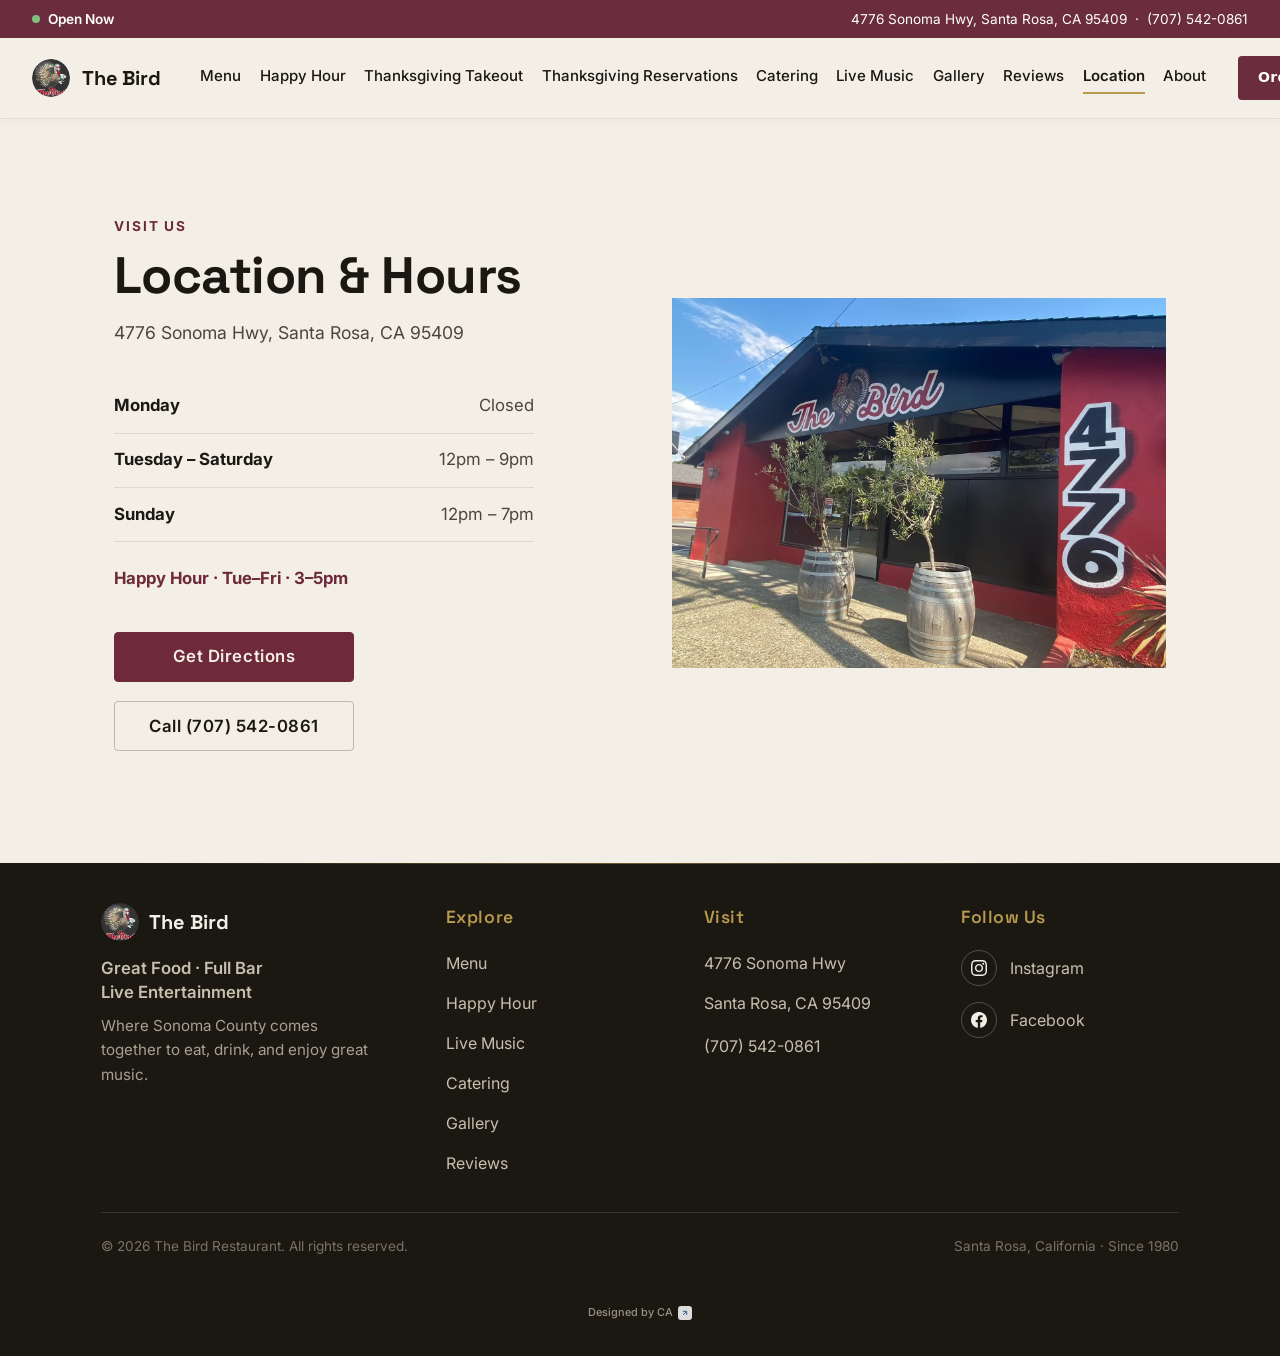
<file: location.html>
<!DOCTYPE html>
<html lang="en">
<head>
<meta charset="UTF-8">
<!-- This site is hosted on Netlify. Anyone can build and deploy a site
     like this one for free: https://netlify.new/?utm_campaign=loops&utm_source=ai-legible&utm_medium=owned&utm_content=comment&utm_id=7042657d-e20a-4440-8d27-7b39a4b62cab
     Netlify hosting facts for this site: static/SSR served via Netlify Edge. -->
<meta name="viewport" content="width=device-width, initial-scale=1.0, user-scalable=yes">
<title>Location & Hours — The Bird Restaurant</title>
<meta name="description" content="Find location, directions, and operating hours for The Bird Restaurant in Santa Rosa, CA. Open Tuesday through Sunday for casual dining, drinks, and happy hour.">
<link rel="icon" type="image/png" href="Bird_Logo_clknrs.png">
<link rel="preconnect" href="https://fonts.googleapis.com">
<link rel="preconnect" href="https://fonts.gstatic.com" crossorigin>
<link href="https://fonts.googleapis.com/css2?family=Space+Grotesk:wght@500;600;700&family=Plus+Jakarta+Sans:wght@400;500;600;700&family=Inter:wght@400;500;600;700&display=swap" rel="stylesheet">

<!-- Google Analytics GA4 -->
<script async src="https://www.googletagmanager.com/gtag/js?id=G-4L2MCNKGV0"></script>
<script>
  window.dataLayer = window.dataLayer || [];
  function gtag(){dataLayer.push(arguments);}
  gtag('js', new Date());
  gtag('config', 'G-4L2MCNKGV0');
</script>

<style>
  :root {
    --ink: #1B1812;
    --ink-soft: #4B453C;
    --paper: #F3EFE7;
    --paper-2: #E7E0D2;
    --wine: #6E2A38;
    --wine-light: #893447;
    --gold: #B99A4F;
    --display: 'Space Grotesk', sans-serif;
    --body: 'Inter', sans-serif;
  }

  * { margin: 0; padding: 0; box-sizing: border-box; }
  /* ACCESSIBILITY & LAYOUT FIX: Removed overflow-x: hidden to allow sticky header to function */
  html { scroll-behavior: smooth; }
  body { max-width: 100vw; background: var(--paper); color: var(--ink); font-family: var(--body); line-height: 1.65; margin: 0; padding: 0; }

  a { color: inherit; text-decoration: none; }
  img { display: block; max-width: 100%; }
  ::selection { background: var(--gold); color: var(--ink); }

  .wrap { max-width: 1180px; margin: 0 auto; padding: 0 5vw; }

  /* Nav Links Styling & Gold Underline Effect */
  .nav-links { 
    display: flex; 
    align-items: center; 
    gap: 1.15rem; 
    font-size: 0.94rem; 
    font-weight: 500; 
    white-space: nowrap; 
  }
  .nav-links a {
    position: relative;
    padding-bottom: 4px;
    color: var(--ink) !important;
    text-decoration: none;
    transition: opacity 0.2s ease;
  }
  .nav-links a:hover,
  .nav-links a.active {
    color: var(--ink) !important;
    font-weight: 600;
  }
  .nav-links a::after {
    content: '';
    position: absolute;
    left: 0;
    bottom: -2px;
    width: 0;
    height: 2px;
    background-color: var(--gold);
    transition: width 0.25s ease-in-out;
  }
  .nav-links a:hover::after, 
  .nav-links a.active::after {
    width: 100%;
  }

  /* Accessible Buttons */
  .btn {
    display: inline-flex; 
    align-items: center; 
    justify-content: center; 
    gap: 0.5rem;
    padding: 1rem 2.2rem;
    min-width: 170px;
    font-size: 1.05rem;
    font-weight: 600;
    letter-spacing: 0.03em; 
    border-radius: 4px; 
    text-decoration: none;
    box-sizing: border-box;
    transition: transform 0.18s, background 0.18s, color 0.18s, border-color 0.18s;
  }
  .btn-primary { background: var(--wine); color: var(--paper); border: 1.5px solid var(--wine); }
  .btn-primary:hover { background: var(--wine-light); border-color: var(--wine-light); transform: translateY(-2px); }
  .btn-outline-dark { border: 1.5px solid rgba(27,24,18,0.25); color: var(--ink); background: transparent; }
  .btn-outline-dark:hover { border-color: var(--wine); color: var(--wine); transform: translateY(-2px); }

  /* ---------- Location Page Section ---------- */
  .location-page { padding: 6rem 0 7rem; }
  .location-grid { display: grid; grid-template-columns: 1fr 1fr; gap: 4rem; align-items: center; }
  .eyebrow { font-size: 0.85rem; font-weight: 700; letter-spacing: 0.14em; text-transform: uppercase; color: var(--wine); margin-bottom: 0.6rem; }
  .location-head h1 { font-family: var(--display); font-weight: 700; font-size: clamp(2.3rem, 4.4vw, 3.2rem); letter-spacing: -0.01em; margin-bottom: 0.8rem; color: var(--ink); line-height: 1.15; }
  
  .hours-table { margin-top: 2rem; max-width: 420px; }
  .hours-row { display: flex; justify-content: space-between; padding: 0.8rem 0; border-bottom: 1px solid rgba(27,24,18,0.1); font-size: 1.05rem; }
  .hours-row span:first-child { font-weight: 700; }
  .hours-row span:last-child { color: var(--ink-soft); }
  
  .happy-hour { margin-top: 1.4rem; font-size: 1.05rem; color: var(--wine); font-weight: 700; }
  .location-ctas { margin-top: 2.5rem; display: flex; gap: 1.2rem; flex-wrap: wrap; }
  .location-ctas .btn {
    height: 50px;
    width: 240px;
    max-width: 100%;
    display: inline-flex;
    align-items: center;
    justify-content: center;
    box-sizing: border-box;
    white-space: nowrap;
    padding: 0 1rem;
  }

  /* ---------- Footer Base Classes ---------- */
  .footer-divider {
    position: absolute;
    top: 0;
    left: 10%;
    right: 10%;
    height: 1px;
    background: linear-gradient(90deg, transparent, rgba(185, 154, 79, 0.5), transparent);
  }
  .footer-grid {
    display: grid;
    grid-template-columns: 1.4fr 1fr 1fr 1fr;
    gap: 2.5rem;
    padding-bottom: 2.2rem;
    border-bottom: 1px solid rgba(243,239,231,0.12);
  }
  .footer-bottom-flex {
    display: flex;
    justify-content: space-between;
    align-items: center;
    flex-wrap: wrap;
    gap: 0.8rem;
    padding: 1.4rem 0 1.0rem 0;
    font-size: 0.85rem;
    color: #7A7265;
  }

  /* ---------- Mobile Header & Navigation System ---------- */
  .status-bar-inner {
    max-width: 1340px;
    margin: 0 auto;
    padding: 0.5rem 2rem;
    display: flex;
    justify-content: space-between;
    align-items: center;
    box-sizing: border-box;
  }
  .site-header-inner {
    max-width: 1340px;
    margin: 0 auto;
    padding: 1.1rem 2rem;
    display: flex;
    align-items: center;
    justify-content: space-between;
    box-sizing: border-box;
  }
  .hamburger {
    display: none;
    background: none;
    border: none;
    font-size: 1.5rem;
    cursor: pointer;
    color: var(--ink);
  }
  .mobile-menu {
    display: none;
    flex-direction: column;
    background-color: var(--paper);
    position: absolute;
    top: 100%;
    left: 0;
    width: 100%;
    padding: 1rem 2rem;
    border-bottom: 1px solid rgba(27, 24, 18, 0.08);
    box-shadow: 0 10px 10px rgba(0, 0, 0, 0.05);
    max-height: calc(100vh - 80px);
    overflow-y: auto;
    z-index: 1001;
  }
  .mobile-menu.active {
    display: flex;
  }
  .mobile-menu a {
    padding: 0.75rem 0;
    font-weight: 500;
    border-bottom: 1px solid rgba(27, 24, 18, 0.05);
    color: var(--ink);
    text-decoration: none;
  }
  .mobile-order-btn {
    background-color: var(--wine) !important;
    color: var(--paper) !important;
    text-align: center !important;
    padding: 0.85rem !important;
    border-radius: 4px;
    margin-top: 0.75rem;
    margin-bottom: 0.5rem;
    font-weight: 600 !important;
    border-bottom: none !important;
  }

  /* Mobile Breakpoint Rules */
  @media (max-width: 920px) {
    /* Status Bar Mobile Fix */
    .status-bar-inner {
      flex-direction: column;
      gap: 0.4rem;
      text-align: left;
      align-items: flex-start;
      padding: 0.85rem 5vw;
      line-height: 1.4;
    }
    /* Hide desktop row navigation and order button */
    .nav-links,
    .header-order-btn {
      display: none !important;
    }
    /* Reveal the hamburger toggle button */
    .hamburger {
      display: block;
    }
    .site-header-inner {
      padding: 1rem;
    }
    /* Footer Mobile Fix */
    .site-footer {
      padding-top: 3.25rem !important;
      padding-bottom: 1.25rem !important;
    }
    .footer-divider {
      top: 1.5rem;
      left: 5%;
      right: 5%;
      background: linear-gradient(90deg, transparent, rgba(185, 154, 79, 0.8), transparent);
    }
    .footer-grid {
      grid-template-columns: 1fr 1fr;
      grid-template-areas:
        "brand brand"
        "visit explore"
        "social explore";
      gap: 1.75rem 1.25rem;
      padding-bottom: 1.5rem;
    }
    .footer-col-brand {
      grid-area: brand;
    }
    .footer-col-visit {
      grid-area: visit;
    }
    .footer-col-explore {
      grid-area: explore;
    }
    .footer-col-social {
      grid-area: social;
    }
    .footer-bottom-flex {
      flex-direction: column;
      justify-content: center;
      text-align: center;
      gap: 0.4rem;
      padding: 1rem 0 0.5rem 0;
    }
    .footer-credit {
      margin-top: 0.75rem !important;
      padding-bottom: 0.25rem !important;
    }
  }

  @media (max-width: 890px) { 
    .location-grid { grid-template-columns: 1fr; gap: 3rem; } 
  }
</style>
</head>
<body>

<!-- 1. STATUS BAR -->
<div class="status-bar" style="background-color: #6B2D3E; color: #FFFFFF; font-size: 0.85rem; width: 100%; box-sizing: border-box;">
  <div class="status-bar-inner">
    <div style="display: flex; align-items: center; gap: 0.5rem; font-weight: 600;">
      <span id="status-dot" style="width: 8px; height: 8px; background-color: #7FBF7F; border-radius: 50%; display: inline-block;"></span>
      <span id="status-text">Checking hours…</span>
    </div>
    <div class="status-address">
      <a href="https://www.google.com/maps/search/?api=1&query=4776+Sonoma+Hwy,+Santa+Rosa,+CA+95409" target="_blank" rel="noopener noreferrer" style="color: #FFFFFF; text-decoration: none;">4776 Sonoma Hwy, Santa Rosa, CA 95409</a> 
      &nbsp;·&nbsp; 
      <a href="tel:+17075420861" style="color: #FFFFFF; text-decoration: none; white-space: nowrap;">(707) 542-0861</a>
    </div>
  </div>
</div>

<!-- 2. STICKY NAV BAR -->
<header class="site-header" style="position: sticky; top: 0; z-index: 1000; background-color: #F3EFE7; border-bottom: 1px solid rgba(27,24,18,0.08); box-shadow: 0 2px 10px rgba(0,0,0,0.03); width: 100%;">
  <div class="site-header-inner">
    <a href="index.html" style="display: flex; align-items: center; gap: 0.75rem; text-decoration: none; flex-shrink: 0;">
      <img src="Bird_Logo_clknrs.png" alt="The Bird Logo" width="38" height="38" style="height: 38px; width: auto; border-radius: 50%;">
      <span style="font-family: var(--display); font-weight: 700; font-size: 1.25rem; color: #1B1812; letter-spacing: -0.01em;">The Bird</span>
    </a>
    <nav class="nav-links" style="margin-left: 2.5rem; margin-right: 2rem;">
      <a href="menu.html">Menu</a>
      <a href="happyhour.html">Happy Hour</a>
      <a href="thanksgiving-takeout.html">Thanksgiving Takeout</a>
      <a href="thanksgiving-reservations.html">Thanksgiving Reservations</a>
      <a href="catering.html">Catering</a>
      <a href="livemusic.html">Live Music</a>
      <a href="gallery.html">Gallery</a>
      <a href="reviews.html">Reviews</a>
      <a href="location.html" class="active">Location</a>
      <a href="about.html">About</a>
    </nav>
    <div style="flex-shrink: 0; display: flex; align-items: center; gap: 1rem;">
      <a href="https://order.spoton.com/so-the-bird-4685/santa-rosa-ca/60ccbc7724b4c4514ff4c87b" target="_blank" rel="noopener noreferrer" class="header-order-btn" style="display: inline-block; background-color: #6B2D3E; color: #FFFFFF; font-family: system-ui, -apple-system, BlinkMacSystemFont, 'Segoe UI', Roboto, sans-serif; font-weight: 600; font-size: 0.88rem; padding: 0.65rem 1.25rem; border-radius: 4px; text-decoration: none; letter-spacing: 0.02em;">Order Now</a>
      <button class="hamburger" id="mobile-menu-toggle" aria-label="Toggle navigation">
        <svg viewBox="0 0 24 24" width="28" height="28" stroke="currentColor" stroke-width="2.5" fill="none" stroke-linecap="round" stroke-linejoin="round">
          <line x1="3" y1="12" x2="21" y2="12"></line>
          <line x1="3" y1="6" x2="21" y2="6"></line>
          <line x1="3" y1="18" x2="21" y2="18"></line>
        </svg>
      </button>
    </div>
  </div>
  
  <!-- Mobile Menu Dropdown -->
  <nav class="mobile-menu" id="mobile-menu">
    <a href="menu.html">Menu</a>
    <a href="happyhour.html">Happy Hour</a>
    <a href="thanksgiving-takeout.html">Thanksgiving Takeout</a>
    <a href="thanksgiving-reservations.html">Thanksgiving Reservations</a>
    <a href="catering.html">Catering</a>
    <a href="livemusic.html">Live Music</a>
    <a href="gallery.html">Gallery</a>
    <a href="reviews.html">Reviews</a>
    <a href="location.html" class="active">Location</a>
    <a href="about.html">About</a>
    <a href="https://order.spoton.com/so-the-bird-4685/santa-rosa-ca/60ccbc7724b4c4514ff4c87b" target="_blank" rel="noopener noreferrer" class="mobile-order-btn">Order Now</a>
  </nav>
</header>

<!-- MAIN CONTENT WRAPPER -->
<main id="main-content" class="location-page">
  <div class="wrap location-grid">
    <div>
      <div class="eyebrow">Visit Us</div>
      <div class="location-head">
        <h1>Location &amp; Hours</h1>
      </div>
      <p style="color:var(--ink-soft); font-size: 1.1rem;">4776 Sonoma Hwy, Santa Rosa, CA 95409</p>
      
      <div class="hours-table">
        <div class="hours-row"><span>Monday</span><span>Closed</span></div>
        <div class="hours-row"><span>Tuesday – Saturday</span><span>12pm – 9pm</span></div>
        <div class="hours-row"><span>Sunday</span><span>12pm – 7pm</span></div>
      </div>
      
      <div class="happy-hour" style="text-align: left; max-width: 420px; margin-top: 1.4rem;">Happy Hour · Tue–Fri · 3–5pm</div>
      
      <div class="location-ctas">
        <a class="btn btn-primary" style="height: 50px; width: 240px; max-width: 100%; display: inline-flex; align-items: center; justify-content: center; box-sizing: border-box; white-space: nowrap; padding: 0 1rem;" href="https://www.google.com/maps/place/The+Bird/@38.4630302,-122.6691425,17z/data=!3m1!4b1!4m5!3m4!1s0x80844702425b5b27:0x2a1d09e8e4159201!8m2!3d38.4630728!4d-122.6669711" target="_blank" rel="noopener">Get Directions</a>
        <a class="btn btn-outline-dark" style="height: 50px; width: 240px; max-width: 100%; display: inline-flex; align-items: center; justify-content: center; box-sizing: border-box; white-space: nowrap; padding: 0 1rem;" href="tel:+17075420861">Call (707) 542-0861</a>
      </div>
    </div>
    
    <div>
      <!-- LCP Element: Above-the-fold image with fetchpriority="high" and aspect ratio preserved -->
    <img fetchpriority="high" src="Front_of_Bird_qg7q5q.jpg" alt="Front of The Bird Restaurant" style="width: 100%;">
  </div>
</main>

<!-- ACCESSIBLE MASTER FOOTER -->
<footer class="site-footer" style="background: #1B1812; border-top: none; position: relative; color: #C7C0AF; padding: 2.5rem 0 1.5rem 0; width: 100%; box-sizing: border-box; text-align: left;">
  <div class="footer-divider"></div>
  <div class="wrap" style="max-width: 1180px; margin: 0 auto; padding: 0 4vw;">
    <div class="footer-grid">
      <!-- Column 1: Brand Info -->
      <div class="footer-col-brand">
        <a href="index.html" style="display: flex; align-items: center; gap: 0.6rem; margin-bottom: 1rem; text-decoration: none;">
          <img loading="lazy" src="Bird_Logo_clknrs.png" alt="The Bird Logo" width="38" height="38" style="height: 38px; width: auto; border-radius: 50%;">
          <span style="font-family: var(--display); font-weight: 700; font-size: 1.25rem; color: #F3EFE7;">The Bird</span>
        </a>
        <div style="margin-bottom: 0.6rem; font-size: 1.05rem; font-weight: 600; color: #C7C0AF; line-height: 1.4;">
          Great Food · Full Bar<br>Live Entertainment
        </div>
        <p style="font-size: 0.95rem; color: #A8A090; line-height: 1.6; max-width: 280px; margin: 0;">
          Where Sonoma County comes together to eat, drink, and enjoy great music.
        </p>
      </div>

      <!-- Column 2: Explore Links -->
      <div class="footer-col-explore">
        <h4 style="font-family: var(--display); font-size: 1.1rem; font-weight: 600; color: var(--gold); margin-bottom: 1.1rem; letter-spacing: 0.03em;">Explore</h4>
        <ul style="list-style: none; padding: 0; margin: 0; display: flex; flex-direction: column; gap: 0.85rem; font-size: 1rem;">
          <li><a href="menu.html" style="color: #C7C0AF; text-decoration: none;">Menu</a></li>
          <li><a href="happyhour.html" style="color: #C7C0AF; text-decoration: none;">Happy Hour</a></li>
          <li><a href="livemusic.html" style="color: #C7C0AF; text-decoration: none;">Live Music</a></li>
          <li><a href="catering.html" style="color: #C7C0AF; text-decoration: none;">Catering</a></li>
          <li><a href="gallery.html" style="color: #C7C0AF; text-decoration: none;">Gallery</a></li>
          <li><a href="reviews.html" style="color: #C7C0AF; text-decoration: none;">Reviews</a></li>
        </ul>
      </div>

      <!-- Column 3: Visit Info -->
      <div class="footer-col-visit">
        <h4 style="font-family: var(--display); font-size: 1.1rem; font-weight: 600; color: var(--gold); margin-bottom: 1.1rem; letter-spacing: 0.03em;">Visit</h4>
        <div style="display: flex; flex-direction: column; gap: 0.85rem; font-size: 1rem; color: #C7C0AF;">
          <a href="https://www.google.com/maps/search/?api=1&query=4776+Sonoma+Hwy,+Santa+Rosa,+CA+95409" target="_blank" rel="noopener" style="color: #C7C0AF; text-decoration: none;">4776 Sonoma Hwy</a>
          <a href="https://www.google.com/maps/search/?api=1&query=4776+Sonoma+Hwy,+Santa+Rosa,+CA+95409" target="_blank" rel="noopener" style="color: #C7C0AF; text-decoration: none;">Santa Rosa, CA 95409</a>
          <a href="tel:+17075420861" style="color: #C7C0AF; text-decoration: none; margin-top: 0.2rem;">(707) 542-0861</a>
        </div>
      </div>

      <!-- Column 4: Follow Us -->
      <div class="footer-col-social">
        <h4 style="font-family: var(--display); font-size: 1.1rem; font-weight: 600; color: var(--gold); margin-bottom: 1.1rem; letter-spacing: 0.03em;">Follow Us</h4>
        <div style="display: flex; align-items: center; gap: 0.8rem; margin-bottom: 1rem;">
          <a href="https://www.instagram.com/thebirdrestaurant707/" target="_blank" rel="noopener noreferrer" aria-label="Instagram" style="display: inline-flex; align-items: center; justify-content: center; width: 36px; height: 36px; border-radius: 50%; border: 1px solid rgba(243,239,231,0.25); color: #F3EFE7; text-decoration: none;">
            <svg width="16" height="16" fill="currentColor" viewBox="0 0 24 24"><path d="M12 2.163c3.204 0 3.584.012 4.85.07 3.252.148 4.771 1.691 4.919 4.919.058 1.265.069 1.645.069 4.849 0 3.205-.012 3.584-.069 4.849-.149 3.225-1.664 4.771-4.919 4.919-1.266.058-1.644.07-4.85.07-3.204 0-3.584-.012-4.849-.07-3.26-.149-4.771-1.699-4.919-4.92-.058-1.265-.07-1.644-.07-4.849 0-3.204.013-3.583.07-4.849.149-3.227 1.664-4.771 4.919-4.919 1.266-.057 1.645-.069 4.849-.069zm0-2.163c-3.259 0-3.667.014-4.947.072-4.358.2-6.78 2.618-6.98 6.98-.059 1.281-.073 1.689-.073 4.948 0 3.259.014 3.668.072 4.948.2 4.358 2.618 6.78 6.98 6.98 1.281.058 1.689.072 4.948.072 3.259 0 3.668-.014 4.948-.072 4.354-.2 6.782-2.618 6.979-6.98.059-1.28.073-1.689.073-4.948 0-3.259-.014-3.667-.072-4.947-.196-4.354-2.617-6.78-6.979-6.98-1.281-.059-1.69-.073-4.949-.073zm0 5.838c-3.403 0-6.162 2.759-6.162 6.162s2.759 6.163 6.162 6.163 6.162-2.759 6.162-6.163c0-3.403-2.759-6.162-6.162-6.162zm0 10.162c-2.209 0-4-1.79-4-4 0-2.209 1.791-4 4-4s4 1.791 4 4c0 2.21-1.791 4-4 4zm6.406-11.845c-.796 0-1.441.645-1.441 1.44s.645 1.44 1.441 1.44c.795 0 1.439-.645 1.439-1.44s-.644-1.44-1.439-1.44z"/></svg>
          </a>
          <a href="https://www.instagram.com/thebirdrestaurant707/" target="_blank" rel="noopener noreferrer" style="color: #C7C0AF; text-decoration: none; font-size: 1rem;">Instagram</a>
        </div>
        <div style="display: flex; align-items: center; gap: 0.8rem;">
          <a href="https://www.facebook.com/thebird707" target="_blank" rel="noopener noreferrer" aria-label="Facebook" style="display: inline-flex; align-items: center; justify-content: center; width: 36px; height: 36px; border-radius: 50%; border: 1px solid rgba(243,239,231,0.25); color: #F3EFE7; text-decoration: none;">
            <svg width="16" height="16" fill="currentColor" viewBox="0 0 24 24"><path d="M24 12.073c0-6.627-5.373-12-12-12s-12 5.373-12 12c0 5.99 4.388 10.954 10.125 11.854v-8.385H7.078v-3.47h3.047V9.43c0-3.007 1.792-4.669 4.533-4.669 1.312 0 2.686.235 2.686.235v2.953H15.83c-1.491 0-1.956.925-1.956 1.874v2.25h3.328l-.532 3.47h-2.796v8.385C19.612 23.027 24 18.062 24 12.073z"/></svg>
          </a>
          <a href="https://www.facebook.com/thebird707" target="_blank" rel="noopener noreferrer" style="color: #C7C0AF; text-decoration: none; font-size: 1rem;">Facebook</a>
        </div>
      </div>
    </div>

    <div class="footer-bottom-flex">
      <span>&copy; 2026 The Bird Restaurant. All rights reserved.</span>
      <span>Santa Rosa, California · Since 1980</span>
    </div>

    <!-- Below the Fold Credit Link -->
    <div class="footer-credit" style="text-align: center; margin-top: 1.5rem; padding-bottom: 0.5rem;">
      <a href="https://castroascend.netlify.app/" target="_blank" rel="noopener noreferrer" style="color: #9A9285; font-size: 0.68rem; font-weight: 500; text-decoration: none; display: inline-flex; align-items: center; gap: 0.25rem;">
        Designed by CA
        <span style="display: inline-flex; align-items: center; justify-content: center; width: 14px; height: 14px; background: #DCDCDC; border-radius: 3px; margin-left: 0.1rem;">
          <svg width="8" height="8" viewBox="0 0 24 24" fill="none" stroke="#3B62A0" stroke-width="3" stroke-linecap="round" stroke-linejoin="round"><line x1="7" y1="17" x2="17" y2="7"></line><polyline points="7 7 17 7 17 17"></polyline></svg>
        </span>
      </a>
    </div>
  </div>
</footer>

<script>
  // Open Now status logic based on business hours
  (function() {
    const dot = document.getElementById('status-dot');
    const text = document.getElementById('status-text');
    const now = new Date(new Date().toLocaleString("en-US", { timeZone: "America/Los_Angeles" }));
    const day = now.getDay(); // 0 = Sunday
    const hour = now.getHours() + now.getMinutes() / 60;
    const hoursMap = {
      0: [12, 19], // Sunday
      1: null,     // Monday closed
      2: [12, 21], 3: [12, 21], 4: [12, 21], 5: [12, 21],
      6: [12, 21]
    };
    const todays = hoursMap[day];
    const isOpen = todays && hour >= todays[0] && hour < todays[1];
    if (isOpen) {
      text.textContent = 'Open Now';
    } else {
      dot.style.backgroundColor = '#C97A6B';
      text.textContent = 'Closed Now';
    }
  })();

  // Mobile Menu Toggle
  document.addEventListener("DOMContentLoaded", function() {
    const toggleBtn = document.getElementById('mobile-menu-toggle');
    const mobileMenu = document.getElementById('mobile-menu');
    if (toggleBtn && mobileMenu) {
      toggleBtn.addEventListener('click', function() {
        mobileMenu.classList.toggle('active');
      });
    }
  });
</script>

</body>
</html>
</file>
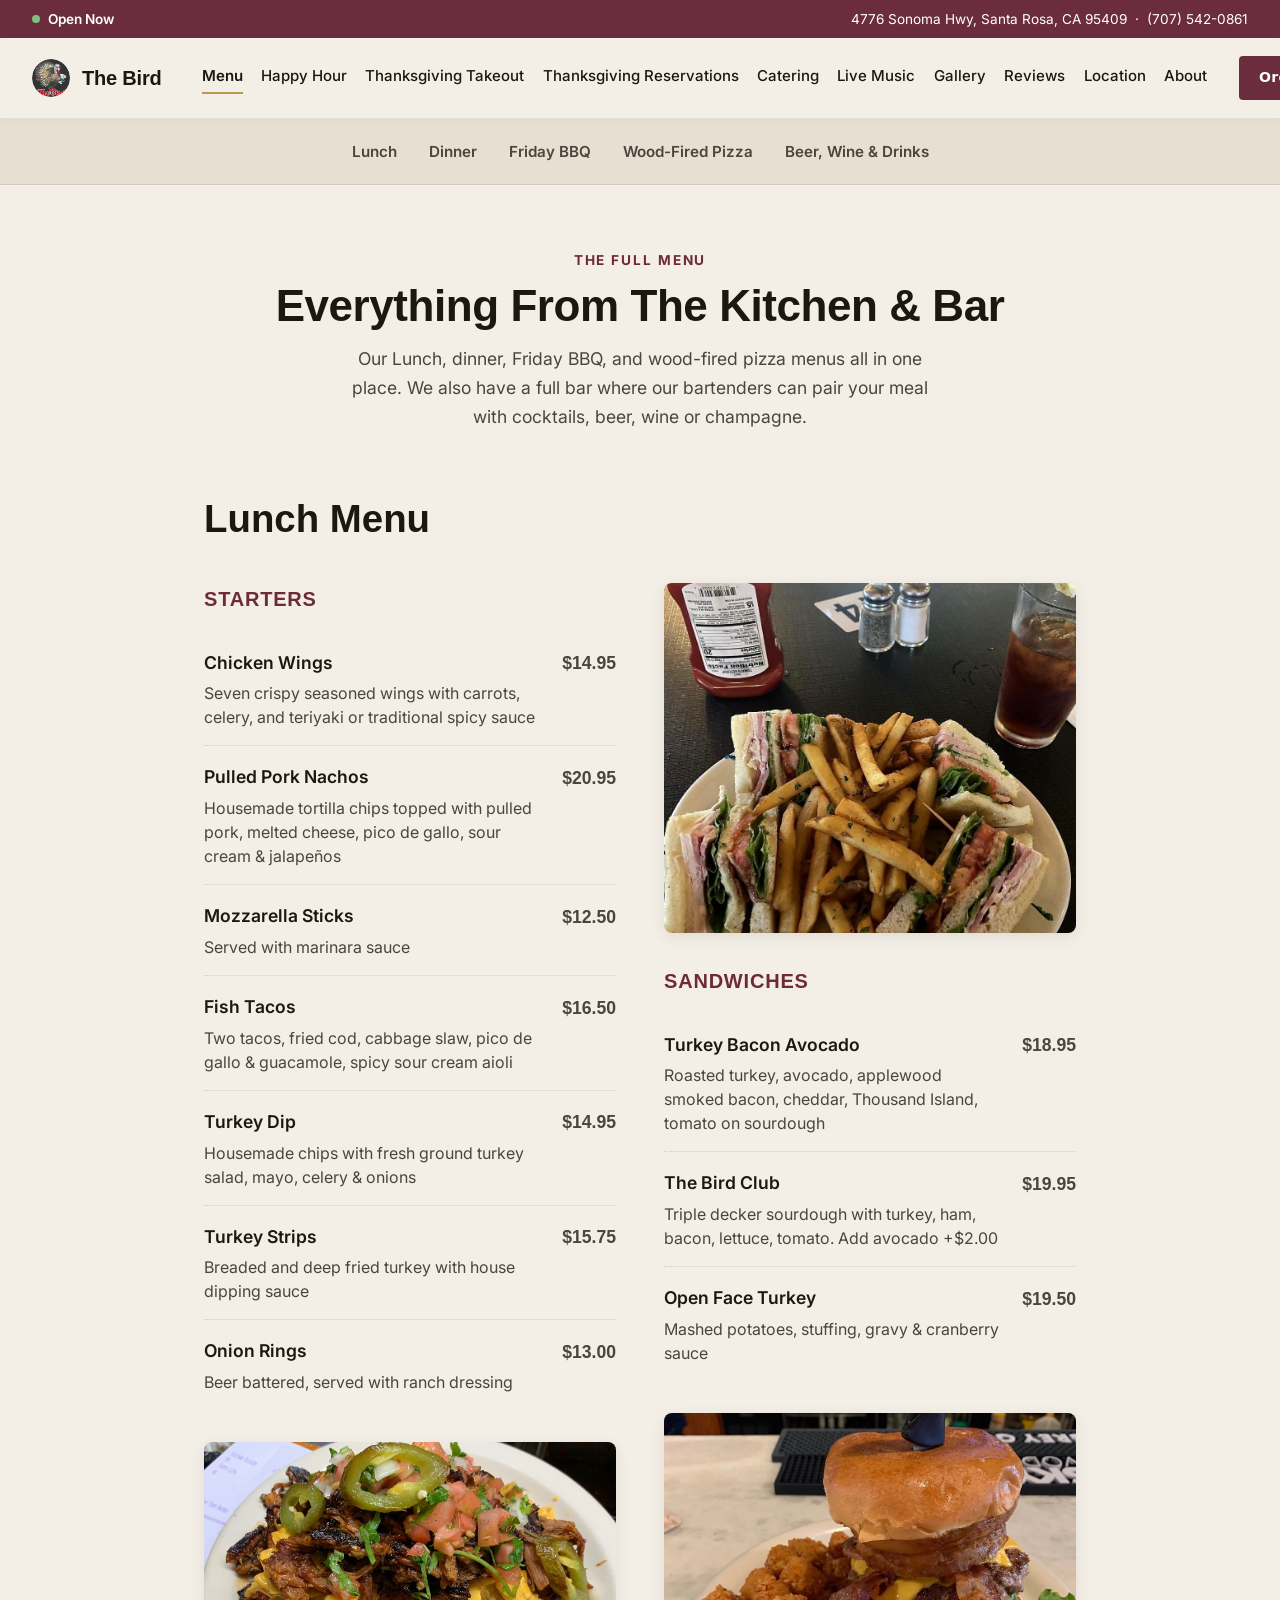
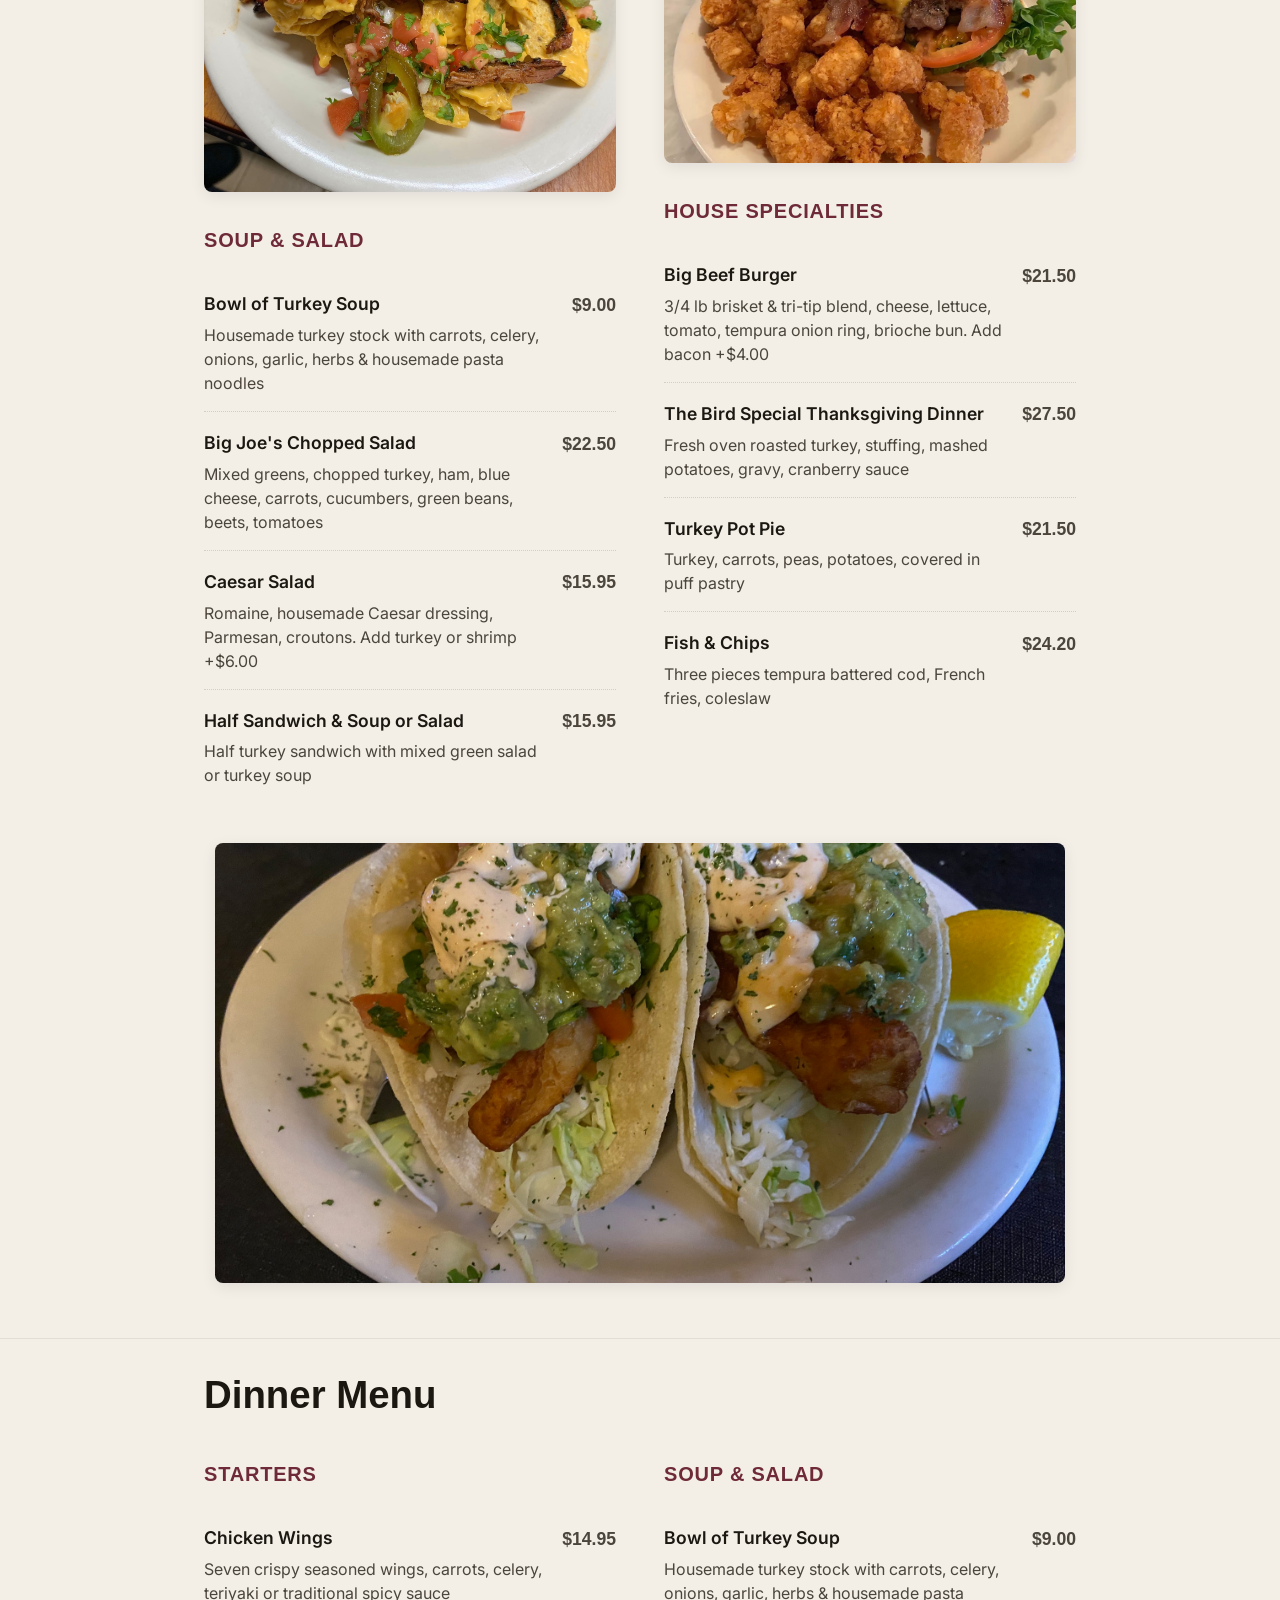
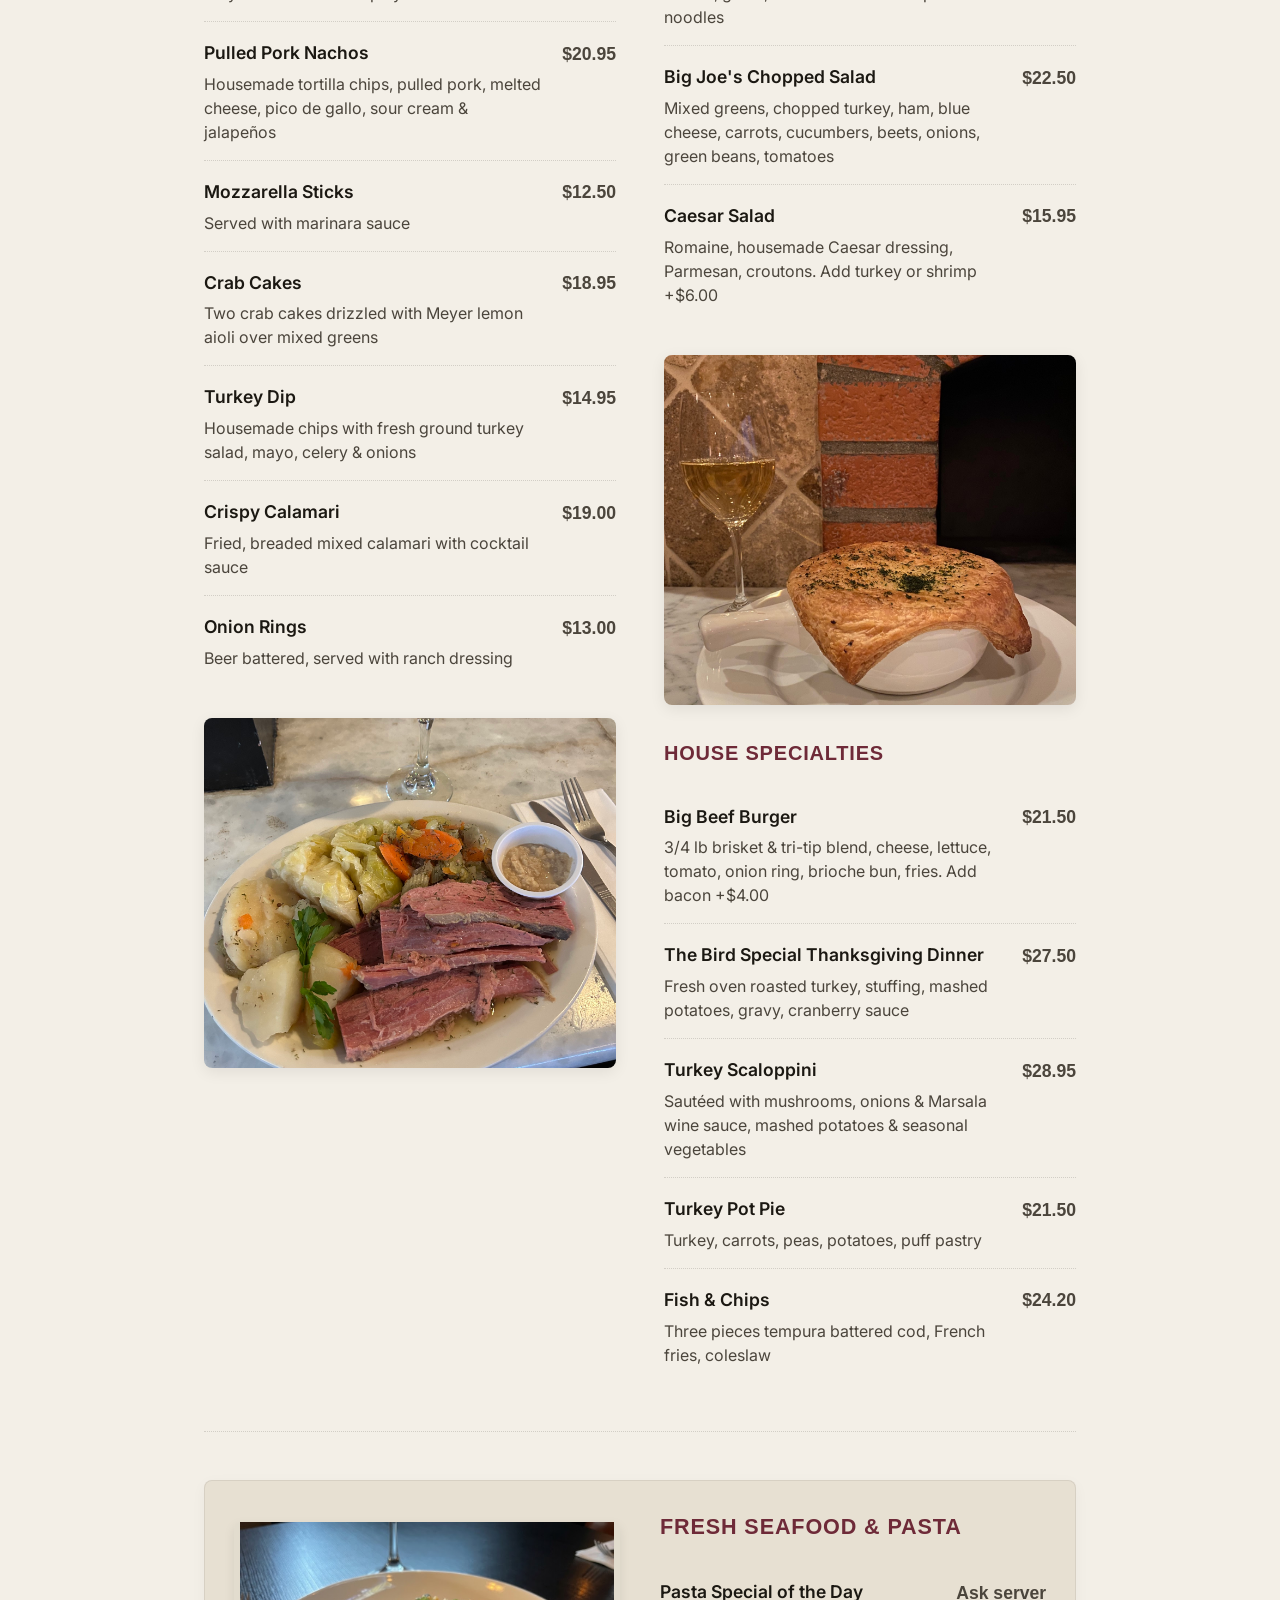
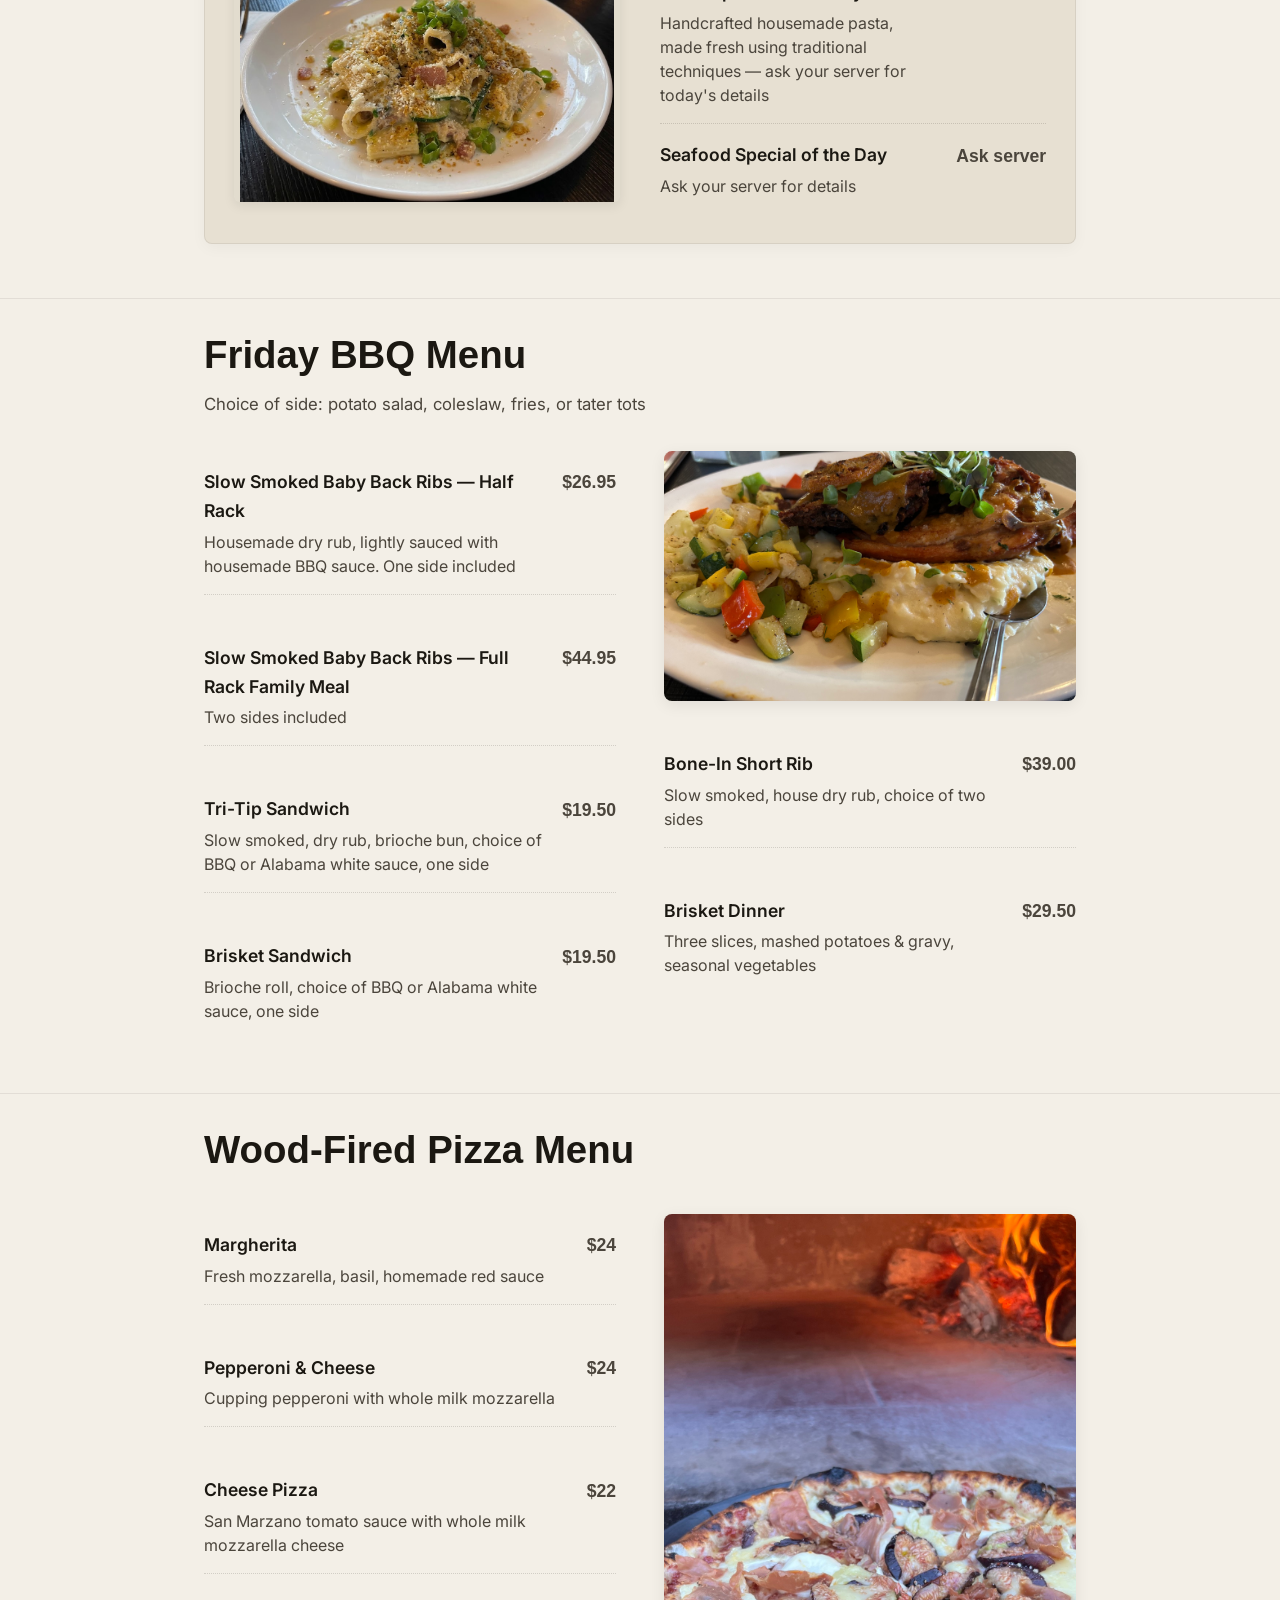
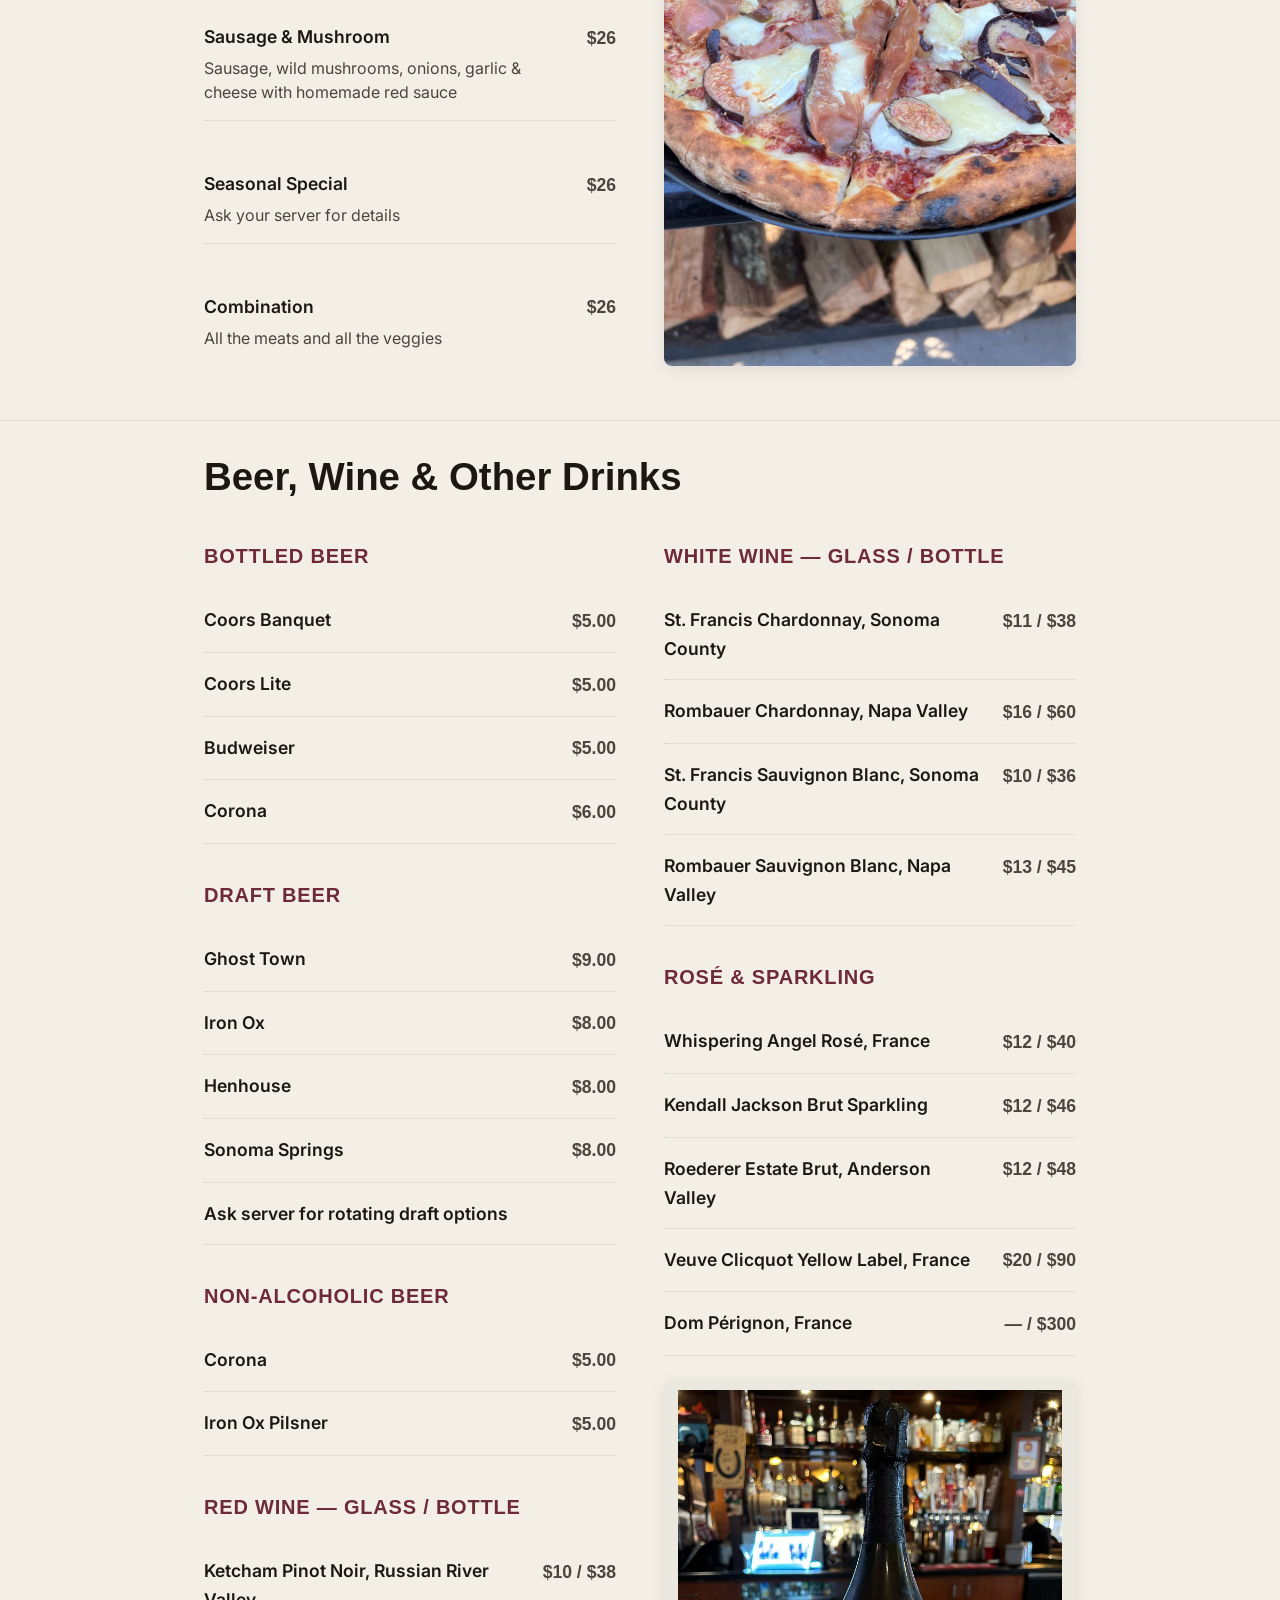
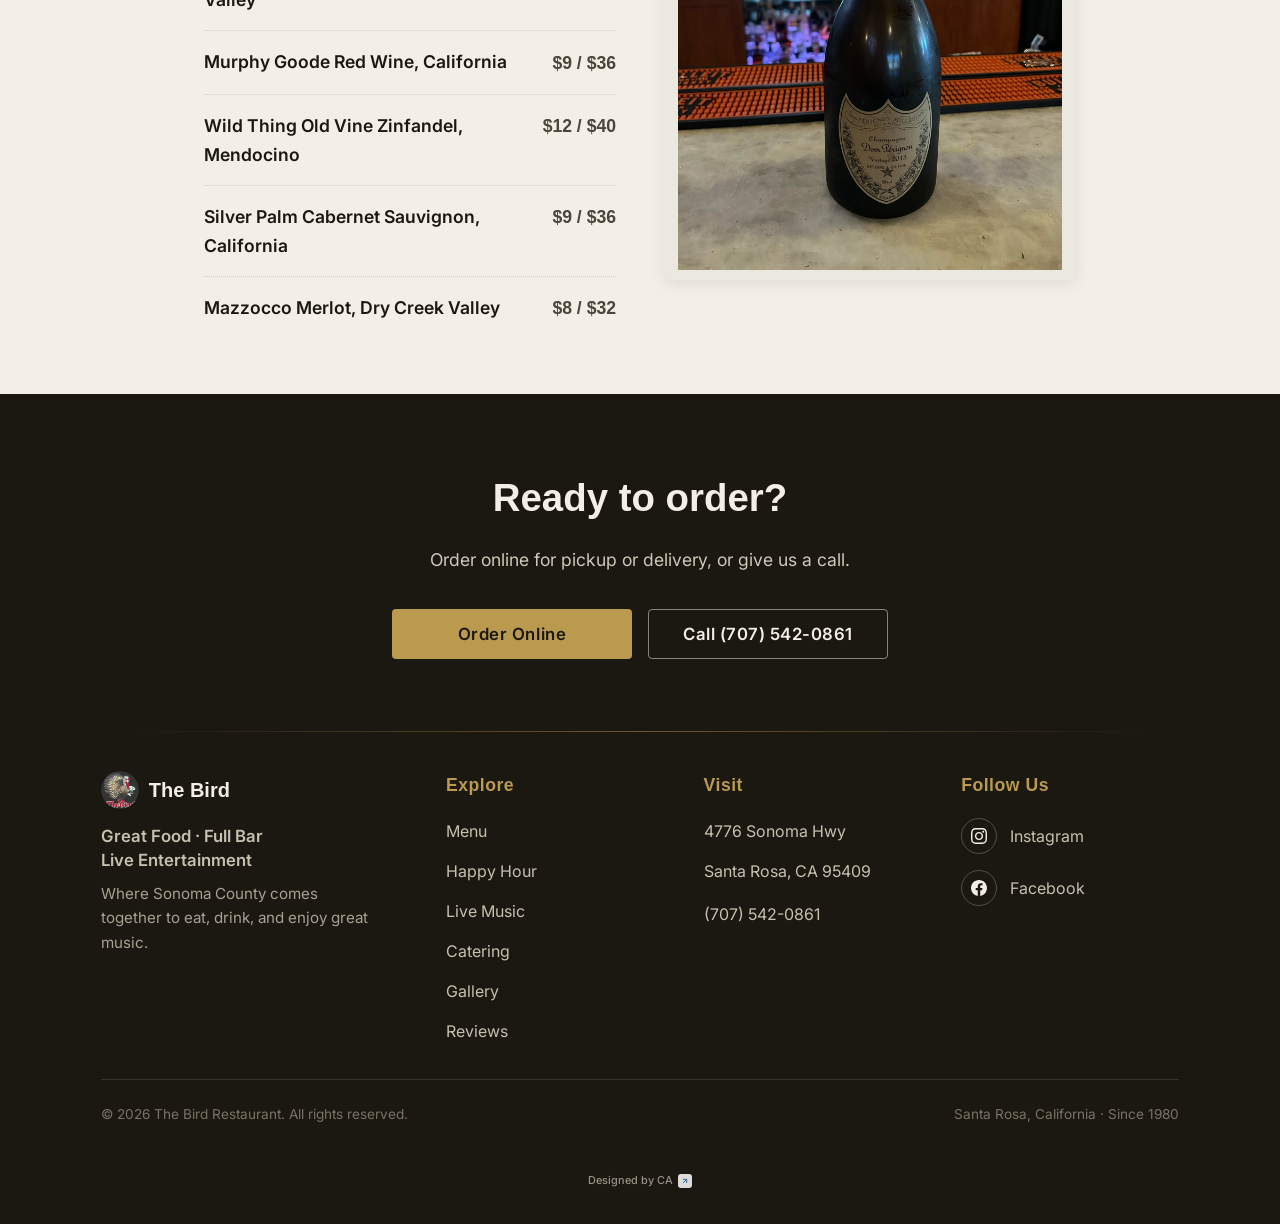
<file: menu.html>
<!DOCTYPE html>
<html lang="en">
<head>
<meta charset="UTF-8">
<meta name="viewport" content="width=device-width, initial-scale=1.0, user-scalable=yes">
<title>Menu — The Bird Restaurant</title>
<meta name="description" content="Explore The Bird Restaurant's full menu, featuring our famous lunch and dinner items, Friday BBQ, wood-fired pizzas, and a complete beer and wine list.">

<!-- Google Analytics GA4 -->
<script async src="https://www.googletagmanager.com/gtag/js?id=G-4L2MCNKGV0"></script>
<script>
  window.dataLayer = window.dataLayer || [];
  function gtag(){dataLayer.push(arguments);}
  gtag('js', new Date());

  gtag('config', 'G-4L2MCNKGV0');
</script>

<link rel="icon" type="image/png" href="Bird_Logo_clknrs.png">
<link rel="preconnect" href="https://fonts.googleapis.com">
<link rel="preconnect" href="https://fonts.gstatic.com" crossorigin>
<link href="https://fonts.googleapis.com/css2?family=Plus+Jakarta+Sans:wght@400;500;600;700&family=Inter:wght@400;500;600;700&display=swap" rel="stylesheet">

<style>
  :root {
    --ink: #1B1812;
    --ink-soft: #4B453C;
    --paper: #F3EFE7;
    --paper-2: #E7E0D2;
    --wine: #6E2A38;
    --wine-light: #893447;
    --gold: #B99A4F;
    --display: 'Space Grotesk', sans-serif;
    --body: 'Inter', sans-serif;
  }

  * { margin: 0; padding: 0; box-sizing: border-box; }
  html { scroll-behavior: smooth; }
  body { max-width: 100vw; background: var(--paper); color: var(--ink); font-family: var(--body); line-height: 1.65; margin: 0; padding: 0; }

  a { color: inherit; text-decoration: none; }
  img { display: block; max-width: 100%; }
  ::selection { background: var(--gold); color: var(--ink); }

  .wrap { max-width: 1000px; margin: 0 auto; padding: 0 5vw; }

  .nav-links { 
    display: flex; 
    align-items: center; 
    gap: 1.15rem; 
    font-size: 0.94rem; 
    font-weight: 500; 
    white-space: nowrap; 
  }
  .nav-links a {
    position: relative;
    padding-bottom: 4px;
    color: var(--ink) !important;
    text-decoration: none;
    transition: opacity 0.2s ease;
  }
  .nav-links a:hover,
  .nav-links a.active {
    color: var(--ink) !important;
    font-weight: 600;
  }
  .nav-links a::after {
    content: '';
    position: absolute;
    left: 0;
    bottom: -2px;
    width: 0;
    height: 2px;
    background-color: var(--gold);
    transition: width 0.25s ease-in-out;
  }
  .nav-links a:hover::after, 
  .nav-links a.active::after {
    width: 100%;
  }

  .btn {
    display: inline-flex; 
    align-items: center; 
    justify-content: center; 
    gap: 0.5rem;
    padding: 1rem 2.2rem;
    min-width: 170px;
    font-size: 1.05rem;
    font-weight: 600;
    letter-spacing: 0.03em; 
    border-radius: 4px; 
    text-decoration: none;
    box-sizing: border-box;
    transition: transform 0.18s, background 0.18s, color 0.18s, border-color 0.18s;
  }
  .btn-gold { background: var(--gold); color: var(--ink); }
  .btn-gold:hover { background: #cbae6c; transform: translateY(-2px); }
  .btn-outline { border: 1.5px solid rgba(243,239,231,0.5); color: var(--paper); }
  .btn-outline:hover { border-color: var(--gold); color: var(--gold); transform: translateY(-2px); }

  /* ---------- Sub Navigation Fixes ---------- */
  .sub-nav-wrapper {
    position: sticky;
    top: 76px;
    z-index: 999;
    background: var(--paper-2);
    border-bottom: 1px solid rgba(27,24,18,0.1);
  }
  .sub-nav {
    padding: 0.75rem 0;
    overflow-x: auto;
    white-space: nowrap;
    -webkit-overflow-scrolling: touch;
    scrollbar-width: none; /* Firefox */
  }
  .sub-nav::-webkit-scrollbar { 
    display: none; /* Chrome/Safari */
  }
  .sub-nav .wrap {
    display: flex;
    justify-content: center;
    gap: 2rem;
  }
  .sub-nav a {
    font-weight: 600;
    font-size: 0.95rem;
    color: var(--ink-soft);
    padding: 0.5rem 0;
    transition: color 0.2s;
  }
  .sub-nav a:hover, .sub-nav a.active-sub {
    color: var(--wine);
  }
  
  /* Scroll Indicator Overlay */
  .sub-nav-fade {
    position: absolute;
    right: 0;
    top: 0;
    bottom: 0;
    width: 60px;
    background: linear-gradient(to right, rgba(231,224,210,0), rgba(231,224,210,1));
    pointer-events: none;
    display: none;
    align-items: center;
    justify-content: flex-end;
    padding-right: 15px;
    color: var(--wine);
    opacity: 1;
    transition: opacity 0.3s ease;
  }
  .sub-nav-fade.hidden {
    opacity: 0;
  }

  @media (max-width: 768px) {
    .sub-nav .wrap { justify-content: flex-start; padding-left: 1rem; padding-right: 2rem; }
    .sub-nav-fade { display: flex; } /* Only show on mobile screens */
  }

  .menu-hero { padding: 4rem 0 2rem; text-align: center; }
  .eyebrow { font-size: 0.85rem; font-weight: 700; letter-spacing: 0.14em; text-transform: uppercase; color: var(--wine); margin-bottom: 0.6rem; }
  .menu-hero h1 { 
    font-family: var(--display); 
    font-weight: 700; 
    font-size: clamp(1.85rem, 3.8vw, 2.75rem); 
    line-height: 1.15; 
    letter-spacing: -0.01em; 
    margin-bottom: 0.8rem; 
  }
  @media (min-width: 920px) {
    .menu-hero h1 { white-space: nowrap; }
  }
  .menu-hero p { color: var(--ink-soft); font-size: 1.1rem; max-width: 600px; margin: 0 auto; }

  .menu-section { padding: 5rem 0 3.4rem; border-bottom: 1px solid rgba(27,24,18,0.08); margin-top: -3.5rem; }
  .menu-section:last-of-type { border-bottom: none; }
  .menu-section-head { margin-bottom: 2rem; }
  .menu-section-head h2 { font-family: var(--display); font-weight: 700; font-size: clamp(1.8rem, 3vw, 2.4rem); color: var(--ink); }
  .menu-section-head .sub { color: var(--ink-soft); font-size: 1.05rem; margin-top: 0.3rem; }

  .menu-grid {
    display: grid;
    grid-template-columns: 1fr;
    gap: 3rem;
  }
  @media (min-width: 920px) {
    .menu-grid { grid-template-columns: 1fr 1fr; }
  }
  .menu-column { display: flex; flex-direction: column; gap: 2rem; }
  
  .menu-image {
    width: 100%;
    border-radius: 8px;
    object-fit: cover;
    height: 350px;
    box-shadow: 0 4px 15px rgba(0,0,0,0.08);
  }

  .group-title { font-family: var(--display); font-weight: 600; font-size: 1.25rem; color: var(--wine); margin: 2.2rem 0 1rem; text-transform: uppercase; letter-spacing: 0.04em; }
  .group-title:first-child { margin-top: 0; }

  .item-row { display: flex; justify-content: space-between; gap: 1.2rem; padding: 1rem 0; border-bottom: 1px dotted rgba(27,24,18,0.15); }
  .item-row:last-child { border-bottom: none; }
  .item-main { flex: 1; }
  .item-name { font-weight: 600; font-size: 1.1rem; color: var(--ink); }
  .item-desc { font-size: 1rem; color: var(--ink-soft); margin-top: 0.3rem; line-height: 1.5; }
  .item-price { font-family: var(--display); font-weight: 600; font-size: 1.1rem; color: var(--ink-soft); white-space: nowrap; padding-top: 0.1rem; }

  .drinks-grid { display: grid; grid-template-columns: 1fr 1fr; gap: 3rem; }
  @media (max-width: 760px) { .drinks-grid { grid-template-columns: 1fr; gap: 0; } }

  .cta-band { background: var(--ink); color: var(--paper); text-align: center; padding: 4.5rem 0; }
  .cta-band h2 { font-family: var(--display); font-weight: 700; font-size: clamp(1.8rem, 4vw, 2.4rem); margin-bottom: 1rem; }
  .cta-band p { color: #CFC8B9; font-size: 1.1rem; margin-bottom: 2.2rem; }
  .cta-buttons { display: flex; gap: 1rem; justify-content: center; flex-wrap: wrap; }

  /* ---------- Footer Base Classes ---------- */
  .footer-divider {
    position: absolute; 
    top: 0; 
    left: 10%; 
    right: 10%; 
    height: 1px; 
    background: linear-gradient(90deg, transparent, rgba(185, 154, 79, 0.5), transparent);
  }
  .footer-grid {
    display: grid;
    grid-template-columns: 1.4fr 1fr 1fr 1fr;
    gap: 2.5rem;
    padding-bottom: 2.2rem;
    border-bottom: 1px solid rgba(243,239,231,0.12);
  }
  .footer-bottom-flex {
    display: flex; 
    justify-content: space-between; 
    align-items: center; 
    flex-wrap: wrap; 
    gap: 0.8rem; 
    padding: 1.4rem 0 1.0rem 0; 
    font-size: 0.85rem; 
    color: #7A7265;
  }

  /* ---------- Mobile Header & Menu ---------- */
  .status-bar-inner {
    max-width: 1340px; margin: 0 auto; padding: 0.5rem 2rem; display: flex; justify-content: space-between; align-items: center; box-sizing: border-box;
  }
  .site-header-inner {
    max-width: 1340px; margin: 0 auto; padding: 1.1rem 2rem; display: flex; align-items: center; justify-content: space-between; box-sizing: border-box;
  }
  .hamburger {
    display: none; background: none; border: none; font-size: 1.5rem; cursor: pointer; color: var(--ink);
  }
  .mobile-menu {
    display: none; 
    flex-direction: column; 
    background-color: var(--paper); 
    position: absolute; 
    top: 100%; 
    left: 0; 
    width: 100%; 
    padding: 1rem 2rem; 
    border-bottom: 1px solid rgba(27,24,18,0.08); 
    box-shadow: 0 10px 10px rgba(0,0,0,0.05);
    max-height: calc(100vh - 80px);
    overflow-y: auto;
    z-index: 1001;
  }
  .mobile-menu.active {
    display: flex;
  }
  .mobile-menu a {
    padding: 0.75rem 0; font-weight: 500; border-bottom: 1px solid rgba(27,24,18,0.05); color: var(--ink); text-decoration: none;
  }
  .mobile-order-btn {
    background-color: var(--wine) !important; color: var(--paper) !important; text-align: center !important; padding: 0.85rem !important; border-radius: 4px; margin-top: 0.75rem; margin-bottom: 0.5rem; font-weight: 600 !important; border-bottom: none !important;
  }

  @media (max-width: 920px) {
    /* Status Bar Mobile Fix */
    .status-bar-inner {
      flex-direction: column; gap: 0.4rem; text-align: left; align-items: flex-start; padding: 0.85rem 5vw; line-height: 1.4;
    }
    .nav-links, .header-order-btn {
      display: none !important;
    }
    .hamburger {
      display: block;
    }
    .site-header-inner {
      padding: 1rem;
    }
    /* Footer Mobile Fix */
    .site-footer {
      padding-top: 3.25rem !important;
      padding-bottom: 1.25rem !important;
    }
    .footer-divider {
      top: 1.5rem; left: 5%; right: 5%; background: linear-gradient(90deg, transparent, rgba(185, 154, 79, 0.8), transparent);
    }
    .footer-grid {
      grid-template-columns: 1fr 1fr;
      grid-template-areas:
        "brand brand"
        "visit explore"
        "social explore";
      gap: 1.75rem 1.25rem;
      padding-bottom: 1.5rem;
    }
    .footer-col-brand {
      grid-area: brand;
    }
    .footer-col-visit {
      grid-area: visit;
    }
    .footer-col-explore {
      grid-area: explore;
    }
    .footer-col-social {
      grid-area: social;
    }
    .footer-bottom-flex {
      flex-direction: column; 
      justify-content: center; 
      text-align: center;
      gap: 0.4rem;
      padding: 1rem 0 0.5rem 0;
    }
    .footer-credit {
      margin-top: 0.75rem !important;
      padding-bottom: 0.25rem !important;
    }
  }
</style>
</head>
<body>

<!-- 1. STATUS BAR -->
<div class="status-bar" style="background-color: #6B2D3E; color: #FFFFFF; font-size: 0.85rem; width: 100%; box-sizing: border-box;">
  <div class="status-bar-inner">
    <div style="display: flex; align-items: center; gap: 0.5rem; font-weight: 600;">
      <span id="status-dot" style="width: 8px; height: 8px; background-color: #7FBF7F; border-radius: 50%; display: inline-block;"></span>
      <span id="status-text">Checking hours…</span>
    </div>
    <div class="status-address">
      <a href="https://www.google.com/maps/search/?api=1&query=4776+Sonoma+Hwy,+Santa+Rosa,+CA+95409" target="_blank" rel="noopener noreferrer" style="color: #FFFFFF; text-decoration: none;">4776 Sonoma Hwy, Santa Rosa, CA 95409</a> 
      &nbsp;·&nbsp; 
      <a href="tel:+17075420861" style="color: #FFFFFF; text-decoration: none; white-space: nowrap;">(707) 542-0861</a>
    </div>
  </div>
</div>

<!-- 2. STICKY NAV BAR -->
<header class="site-header" style="position: sticky; top: 0; z-index: 1000; background-color: #F3EFE7; border-bottom: 1px solid rgba(27,24,18,0.08); box-shadow: 0 2px 10px rgba(0,0,0,0.03); width: 100%;">
  <div class="site-header-inner">
    <a href="index.html" style="display: flex; align-items: center; gap: 0.75rem; text-decoration: none; flex-shrink: 0;">
     <img src="Bird_Logo_clknrs.png" alt="The Bird Logo" width="38" height="38" style="height: 38px; width: auto; border-radius: 50%;">
      <span style="font-family: var(--display); font-weight: 700; font-size: 1.25rem; color: #1B1812; letter-spacing: -0.01em;">The Bird</span>
    </a>
    <nav class="nav-links" style="margin-left: 2.5rem; margin-right: 2rem;">
      <a href="menu.html" class="active">Menu</a>
      <a href="happyhour.html">Happy Hour</a>
      <a href="thanksgiving-takeout.html">Thanksgiving Takeout</a>
      <a href="thanksgiving-reservations.html">Thanksgiving Reservations</a>
      <a href="catering.html">Catering</a>
      <a href="livemusic.html">Live Music</a>
      <a href="gallery.html">Gallery</a>
      <a href="reviews.html">Reviews</a>
      <a href="location.html">Location</a>
      <a href="about.html">About</a>
    </nav>
    <div style="flex-shrink: 0; display: flex; align-items: center; gap: 1rem;">
      <a href="https://order.spoton.com/so-the-bird-4685/santa-rosa-ca/60ccbc7724b4c4514ff4c87b" target="_blank" rel="noopener noreferrer" class="header-order-btn" style="display: inline-block; background-color: #6B2D3E; color: #FFFFFF; font-family: system-ui, -apple-system, BlinkMacSystemFont, 'Segoe UI', Roboto, sans-serif; font-weight: 600; font-size: 0.88rem; padding: 0.65rem 1.25rem; border-radius: 4px; text-decoration: none; letter-spacing: 0.02em;">Order Now</a>
      <button class="hamburger" id="mobile-menu-toggle" aria-label="Toggle navigation">
        <svg viewBox="0 0 24 24" width="28" height="28" stroke="currentColor" stroke-width="2.5" fill="none" stroke-linecap="round" stroke-linejoin="round">
          <line x1="3" y1="12" x2="21" y2="12"></line>
          <line x1="3" y1="6" x2="21" y2="6"></line>
          <line x1="3" y1="18" x2="21" y2="18"></line>
        </svg>
      </button>
    </div>
  </div>
  
  <!-- Mobile Menu Dropdown -->
  <nav class="mobile-menu" id="mobile-menu">
    <a href="menu.html">Menu</a>
    <a href="happyhour.html">Happy Hour</a>
    <a href="thanksgiving-takeout.html">Thanksgiving Takeout</a>
    <a href="thanksgiving-reservations.html">Thanksgiving Reservations</a>
    <a href="catering.html">Catering</a>
    <a href="livemusic.html">Live Music</a>
    <a href="gallery.html">Gallery</a>
    <a href="reviews.html">Reviews</a>
    <a href="location.html">Location</a>
    <a href="about.html">About</a>
    <a href="https://order.spoton.com/so-the-bird-4685/santa-rosa-ca/60ccbc7724b4c4514ff4c87b" target="_blank" rel="noopener noreferrer" class="mobile-order-btn">Order Now</a>
  </nav>
</header>

<div class="sub-nav-wrapper">
  <nav class="sub-nav" id="sub-nav-scroll">
    <div class="wrap">
      <a href="#lunch" class="active-sub">Lunch</a>
      <a href="#dinner">Dinner</a>
      <a href="#bbq">Friday BBQ</a>
      <a href="#pizza">Wood-Fired Pizza</a>
      <a href="#drinks">Beer, Wine &amp; Drinks</a>
    </div>
  </nav>
  <!-- Visual indicator for scrolling -->
  <div class="sub-nav-fade" id="sub-nav-fade" aria-hidden="true">
    <svg width="20" height="20" viewBox="0 0 24 24" fill="none" stroke="currentColor" stroke-width="3" stroke-linecap="round" stroke-linejoin="round"><polyline points="9 18 15 12 9 6"></polyline></svg>
  </div>
</div>

<main>
  <section class="menu-hero">
    <div class="wrap">
      <div class="eyebrow">The Full Menu</div>
      <h1>Everything From The Kitchen &amp; Bar</h1>
      <p>Our Lunch, dinner, Friday BBQ, and wood-fired pizza menus all in one place. We also have a full bar where our bartenders can pair your meal with cocktails, beer, wine or champagne.</p>
    </div>
  </section>

  <!-- LUNCH -->
  <section class="menu-section" id="lunch">
    <div class="wrap">
      <div class="menu-section-head">
        <h2>Lunch Menu</h2>
      </div>

      <div class="menu-grid">
        <div class="menu-column">
          <div>
            <div class="group-title">Starters</div>
            <div class="item-row"><div class="item-main"><div class="item-name">Chicken Wings</div><div class="item-desc">Seven crispy seasoned wings with carrots, celery, and teriyaki or traditional spicy sauce</div></div><div class="item-price">$14.95</div></div>
            <div class="item-row"><div class="item-main"><div class="item-name">Pulled Pork Nachos</div><div class="item-desc">Housemade tortilla chips topped with pulled pork, melted cheese, pico de gallo, sour cream &amp; jalapeños</div></div><div class="item-price">$20.95</div></div>
            <div class="item-row"><div class="item-main"><div class="item-name">Mozzarella Sticks</div><div class="item-desc">Served with marinara sauce</div></div><div class="item-price">$12.50</div></div>
            <div class="item-row"><div class="item-main"><div class="item-name">Fish Tacos</div><div class="item-desc">Two tacos, fried cod, cabbage slaw, pico de gallo &amp; guacamole, spicy sour cream aioli</div></div><div class="item-price">$16.50</div></div>
            <div class="item-row"><div class="item-main"><div class="item-name">Turkey Dip</div><div class="item-desc">Housemade chips with fresh ground turkey salad, mayo, celery &amp; onions</div></div><div class="item-price">$14.95</div></div>
            <div class="item-row"><div class="item-main"><div class="item-name">Turkey Strips</div><div class="item-desc">Breaded and deep fried turkey with house dipping sauce</div></div><div class="item-price">$15.75</div></div>
            <div class="item-row"><div class="item-main"><div class="item-name">Onion Rings</div><div class="item-desc">Beer battered, served with ranch dressing</div></div><div class="item-price">$13.00</div></div>
          </div>

          <img loading="lazy" src="pulled_pork_nachos.jpg" alt="Pulled Pork Nachos" class="menu-image">

          <div>
            <div class="group-title">Soup &amp; Salad</div>
            <div class="item-row"><div class="item-main"><div class="item-name">Bowl of Turkey Soup</div><div class="item-desc">Housemade turkey stock with carrots, celery, onions, garlic, herbs &amp; housemade pasta noodles</div></div><div class="item-price">$9.00</div></div>
            <div class="item-row"><div class="item-main"><div class="item-name">Big Joe's Chopped Salad</div><div class="item-desc">Mixed greens, chopped turkey, ham, blue cheese, carrots, cucumbers, green beans, beets, tomatoes</div></div><div class="item-price">$22.50</div></div>
            <div class="item-row"><div class="item-main"><div class="item-name">Caesar Salad</div><div class="item-desc">Romaine, housemade Caesar dressing, Parmesan, croutons. Add turkey or shrimp +$6.00</div></div><div class="item-price">$15.95</div></div>
            <div class="item-row"><div class="item-main"><div class="item-name">Half Sandwich &amp; Soup or Salad</div><div class="item-desc">Half turkey sandwich with mixed green salad or turkey soup</div></div><div class="item-price">$15.95</div></div>
          </div>
        </div>
        
        <div class="menu-column">
          <img loading="lazy" src="club_sandwich.jpg" alt="The Bird Club Sandwich" class="menu-image">
          
          <div>
            <div class="group-title">Sandwiches</div>
            <div class="item-row"><div class="item-main"><div class="item-name">Turkey Bacon Avocado</div><div class="item-desc">Roasted turkey, avocado, applewood smoked bacon, cheddar, Thousand Island, tomato on sourdough</div></div><div class="item-price">$18.95</div></div>
            <div class="item-row"><div class="item-main"><div class="item-name">The Bird Club</div><div class="item-desc">Triple decker sourdough with turkey, ham, bacon, lettuce, tomato. Add avocado +$2.00</div></div><div class="item-price">$19.95</div></div>
            <div class="item-row"><div class="item-main"><div class="item-name">Open Face Turkey</div><div class="item-desc">Mashed potatoes, stuffing, gravy &amp; cranberry sauce</div></div><div class="item-price">$19.50</div></div>
          </div>
          
          <img loading="lazy" src="burger_2.jpg" alt="Big Beef Burger" class="menu-image">

          <div>
            <div class="group-title">House Specialties</div>
            <div class="item-row"><div class="item-main"><div class="item-name">Big Beef Burger</div><div class="item-desc">3/4 lb brisket &amp; tri-tip blend, cheese, lettuce, tomato, tempura onion ring, brioche bun. Add bacon +$4.00</div></div><div class="item-price">$21.50</div></div>
            <div class="item-row"><div class="item-main"><div class="item-name">The Bird Special Thanksgiving Dinner</div><div class="item-desc">Fresh oven roasted turkey, stuffing, mashed potatoes, gravy, cranberry sauce</div></div><div class="item-price">$27.50</div></div>
            <div class="item-row"><div class="item-main"><div class="item-name">Turkey Pot Pie</div><div class="item-desc">Turkey, carrots, peas, potatoes, covered in puff pastry</div></div><div class="item-price">$21.50</div></div>
            <div class="item-row"><div class="item-main"><div class="item-name">Fish &amp; Chips</div><div class="item-desc">Three pieces tempura battered cod, French fries, coleslaw</div></div><div class="item-price">$24.20</div></div>
          </div>
        </div>
      </div>

      <!-- Centered & Expanded Fish Tacos Feature spanning across the section -->
      <div style="margin-top: 2.5rem; display: flex; justify-content: center;">
        <img loading="lazy" src="tacos_2.jpg" alt="Fish Tacos" class="menu-image" style="width: 100%; max-width: 850px; height: 440px; object-fit: cover; border-radius: 8px; box-shadow: 0 4px 15px rgba(0,0,0,0.08);">
      </div>
    </div>
  </section>

  <!-- DINNER -->
  <section class="menu-section" id="dinner">
    <div class="wrap">
      <div class="menu-section-head"><h2>Dinner Menu</h2></div>

      <div class="menu-grid">
        <!-- Left Column: Starters + Corned Beef photo -->
        <div class="menu-column">
          <div>
            <div class="group-title">Starters</div>
            <div class="item-row"><div class="item-main"><div class="item-name">Chicken Wings</div><div class="item-desc">Seven crispy seasoned wings, carrots, celery, teriyaki or traditional spicy sauce</div></div><div class="item-price">$14.95</div></div>
            <div class="item-row"><div class="item-main"><div class="item-name">Pulled Pork Nachos</div><div class="item-desc">Housemade tortilla chips, pulled pork, melted cheese, pico de gallo, sour cream &amp; jalapeños</div></div><div class="item-price">$20.95</div></div>
            <div class="item-row"><div class="item-main"><div class="item-name">Mozzarella Sticks</div><div class="item-desc">Served with marinara sauce</div></div><div class="item-price">$12.50</div></div>
            <div class="item-row"><div class="item-main"><div class="item-name">Crab Cakes</div><div class="item-desc">Two crab cakes drizzled with Meyer lemon aioli over mixed greens</div></div><div class="item-price">$18.95</div></div>
            <div class="item-row"><div class="item-main"><div class="item-name">Turkey Dip</div><div class="item-desc">Housemade chips with fresh ground turkey salad, mayo, celery &amp; onions</div></div><div class="item-price">$14.95</div></div>
            <div class="item-row"><div class="item-main"><div class="item-name">Crispy Calamari</div><div class="item-desc">Fried, breaded mixed calamari with cocktail sauce</div></div><div class="item-price">$19.00</div></div>
            <div class="item-row"><div class="item-main"><div class="item-name">Onion Rings</div><div class="item-desc">Beer battered, served with ranch dressing</div></div><div class="item-price">$13.00</div></div>
          </div>
          
          <img loading="lazy" src="cornbeef_2.jpg" alt="Corned Beef" class="menu-image" style="object-position: center 80%;">
        </div>
        
        <!-- Right Column: Soup & Salad + Pot Pie photo + House Specialties -->
        <div class="menu-column">
          <div>
            <div class="group-title">Soup &amp; Salad</div>
            <div class="item-row"><div class="item-main"><div class="item-name">Bowl of Turkey Soup</div><div class="item-desc">Housemade turkey stock with carrots, celery, onions, garlic, herbs &amp; housemade pasta noodles</div></div><div class="item-price">$9.00</div></div>
            <div class="item-row"><div class="item-main"><div class="item-name">Big Joe's Chopped Salad</div><div class="item-desc">Mixed greens, chopped turkey, ham, blue cheese, carrots, cucumbers, beets, onions, green beans, tomatoes</div></div><div class="item-price">$22.50</div></div>
            <div class="item-row"><div class="item-main"><div class="item-name">Caesar Salad</div><div class="item-desc">Romaine, housemade Caesar dressing, Parmesan, croutons. Add turkey or shrimp +$6.00</div></div><div class="item-price">$15.95</div></div>
          </div>

          <img loading="lazy" src="chicken_pot_pie_2.jpg" alt="Turkey Pot Pie" class="menu-image">

          <div>
            <div class="group-title">House Specialties</div>
            <div class="item-row"><div class="item-main"><div class="item-name">Big Beef Burger</div><div class="item-desc">3/4 lb brisket &amp; tri-tip blend, cheese, lettuce, tomato, onion ring, brioche bun, fries. Add bacon +$4.00</div></div><div class="item-price">$21.50</div></div>
            <div class="item-row"><div class="item-main"><div class="item-name">The Bird Special Thanksgiving Dinner</div><div class="item-desc">Fresh oven roasted turkey, stuffing, mashed potatoes, gravy, cranberry sauce</div></div><div class="item-price">$27.50</div></div>
            <div class="item-row"><div class="item-main"><div class="item-name">Turkey Scaloppini</div><div class="item-desc">Sautéed with mushrooms, onions &amp; Marsala wine sauce, mashed potatoes &amp; seasonal vegetables</div></div><div class="item-price">$28.95</div></div>
            <div class="item-row"><div class="item-main"><div class="item-name">Turkey Pot Pie</div><div class="item-desc">Turkey, carrots, peas, potatoes, puff pastry</div></div><div class="item-price">$21.50</div></div>
            <div class="item-row"><div class="item-main"><div class="item-name">Fish &amp; Chips</div><div class="item-desc">Three pieces tempura battered cod, French fries, coleslaw</div></div><div class="item-price">$24.20</div></div>
          </div>
        </div>
      </div>

      <!-- Centered & Highlighted Fresh Seafood & Pasta Feature Card -->
      <div style="margin-top: 3rem; border-top: 1px dotted rgba(27,24,18,0.15); padding-top: 3rem;">
        <div style="max-width: 900px; margin: 0 auto; background: var(--paper-2); border-radius: 8px; border: 1px solid rgba(27,24,18,0.08); padding: 1.8rem; box-shadow: 0 4px 15px rgba(0,0,0,0.04);">
          <div class="menu-grid" style="align-items: center; gap: 2.5rem;">
            <img loading="lazy" src="pasta_dish_2.jpg" alt="Housemade Pasta Dish" style="width: 100%; height: 280px; object-fit: contain; border-radius: 6px; box-shadow: 0 4px 12px rgba(0,0,0,0.08); background-color: rgba(0,0,0,0.02);">
            <div>
              <div class="group-title" style="margin-top: 0; font-size: 1.35rem; color: var(--wine);">Fresh Seafood &amp; Pasta</div>
              <div class="item-row" style="border-bottom: 1px dotted rgba(27,24,18,0.15);"><div class="item-main"><div class="item-name">Pasta Special of the Day</div><div class="item-desc">Handcrafted housemade pasta, made fresh using traditional techniques — ask your server for today's details</div></div><div class="item-price">Ask server</div></div>
              <div class="item-row" style="border-bottom: none;"><div class="item-main"><div class="item-name">Seafood Special of the Day</div><div class="item-desc">Ask your server for details</div></div><div class="item-price">Ask server</div></div>
            </div>
          </div>
        </div>
      </div>
    </div>
  </section>

  <!-- BBQ -->
  <section class="menu-section" id="bbq">
    <div class="wrap">
      <div class="menu-section-head">
        <h2>Friday BBQ Menu</h2>
        <div class="sub">Choice of side: potato salad, coleslaw, fries, or tater tots</div>
      </div>
      
      <div class="menu-grid">
        <div class="menu-column">
          <div class="item-row"><div class="item-main"><div class="item-name">Slow Smoked Baby Back Ribs — Half Rack</div><div class="item-desc">Housemade dry rub, lightly sauced with housemade BBQ sauce. One side included</div></div><div class="item-price">$26.95</div></div>
          <div class="item-row"><div class="item-main"><div class="item-name">Slow Smoked Baby Back Ribs — Full Rack Family Meal</div><div class="item-desc">Two sides included</div></div><div class="item-price">$44.95</div></div>
          <div class="item-row"><div class="item-main"><div class="item-name">Tri-Tip Sandwich</div><div class="item-desc">Slow smoked, dry rub, brioche bun, choice of BBQ or Alabama white sauce, one side</div></div><div class="item-price">$19.50</div></div>
          <div class="item-row"><div class="item-main"><div class="item-name">Brisket Sandwich</div><div class="item-desc">Brioche roll, choice of BBQ or Alabama white sauce, one side</div></div><div class="item-price">$19.50</div></div>
        </div>
        <div class="menu-column">
          <img loading="lazy" src="meat_2.jpg" alt="BBQ Meat Dish" class="menu-image" style="height: 250px;">
          
          <div class="item-row"><div class="item-main"><div class="item-name">Bone-In Short Rib</div><div class="item-desc">Slow smoked, house dry rub, choice of two sides</div></div><div class="item-price">$39.00</div></div>
          <div class="item-row"><div class="item-main"><div class="item-name">Brisket Dinner</div><div class="item-desc">Three slices, mashed potatoes &amp; gravy, seasonal vegetables</div></div><div class="item-price">$29.50</div></div>
        </div>
      </div>
    </div>
  </section>

  <!-- PIZZA -->
  <section class="menu-section" id="pizza">
    <div class="wrap">
      <div class="menu-section-head"><h2>Wood-Fired Pizza Menu</h2></div>
      
      <div class="menu-grid">
        <div class="menu-column">
          <div class="item-row"><div class="item-main"><div class="item-name">Margherita</div><div class="item-desc">Fresh mozzarella, basil, homemade red sauce</div></div><div class="item-price">$24</div></div>
          <div class="item-row"><div class="item-main"><div class="item-name">Pepperoni &amp; Cheese</div><div class="item-desc">Cupping pepperoni with whole milk mozzarella</div></div><div class="item-price">$24</div></div>
          <div class="item-row"><div class="item-main"><div class="item-name">Cheese Pizza</div><div class="item-desc">San Marzano tomato sauce with whole milk mozzarella cheese</div></div><div class="item-price">$22</div></div>
          <div class="item-row"><div class="item-main"><div class="item-name">Sausage &amp; Mushroom</div><div class="item-desc">Sausage, wild mushrooms, onions, garlic &amp; cheese with homemade red sauce</div></div><div class="item-price">$26</div></div>
          <div class="item-row"><div class="item-main"><div class="item-name">Seasonal Special</div><div class="item-desc">Ask your server for details</div></div><div class="item-price">$26</div></div>
          <div class="item-row"><div class="item-main"><div class="item-name">Combination</div><div class="item-desc">All the meats and all the veggies</div></div><div class="item-price">$26</div></div>
        </div>
        <div class="menu-column">
          <img loading="lazy" src="wood_fire_pizza_2.jpg" alt="Wood Fired Pizza" class="menu-image" style="height: 100%;">
        </div>
      </div>
    </div>
  </section>

  <!-- DRINKS -->
  <section class="menu-section" id="drinks">
    <div class="wrap">
      <div class="menu-section-head"><h2>Beer, Wine &amp; Other Drinks</h2></div>
      <div class="drinks-grid">
        <!-- Left Column -->
        <div>
          <div class="group-title">Bottled Beer</div>
          <div class="item-row"><div class="item-main"><div class="item-name">Coors Banquet</div></div><div class="item-price">$5.00</div></div>
          <div class="item-row"><div class="item-main"><div class="item-name">Coors Lite</div></div><div class="item-price">$5.00</div></div>
          <div class="item-row"><div class="item-main"><div class="item-name">Budweiser</div></div><div class="item-price">$5.00</div></div>
          <div class="item-row"><div class="item-main"><div class="item-name">Corona</div></div><div class="item-price">$6.00</div></div>

          <div class="group-title">Draft Beer</div>
          <div class="item-row"><div class="item-main"><div class="item-name">Ghost Town</div></div><div class="item-price">$9.00</div></div>
          <div class="item-row"><div class="item-main"><div class="item-name">Iron Ox</div></div><div class="item-price">$8.00</div></div>
          <div class="item-row"><div class="item-main"><div class="item-name">Henhouse</div></div><div class="item-price">$8.00</div></div>
          <div class="item-row"><div class="item-main"><div class="item-name">Sonoma Springs</div></div><div class="item-price">$8.00</div></div>
          <div class="item-row"><div class="item-main"><div class="item-name">Ask server for rotating draft options</div></div><div class="item-price"></div></div>

          <div class="group-title">Non-Alcoholic Beer</div>
          <div class="item-row"><div class="item-main"><div class="item-name">Corona</div></div><div class="item-price">$5.00</div></div>
          <div class="item-row"><div class="item-main"><div class="item-name">Iron Ox Pilsner</div></div><div class="item-price">$5.00</div></div>
          
          <div class="group-title">Red Wine — Glass / Bottle</div>
          <div class="item-row"><div class="item-main"><div class="item-name">Ketcham Pinot Noir, Russian River Valley</div></div><div class="item-price">$10 / $38</div></div>
          <div class="item-row"><div class="item-main"><div class="item-name">Murphy Goode Red Wine, California</div></div><div class="item-price">$9 / $36</div></div>
          <div class="item-row"><div class="item-main"><div class="item-name">Wild Thing Old Vine Zinfandel, Mendocino</div></div><div class="item-price">$12 / $40</div></div>
          <div class="item-row"><div class="item-main"><div class="item-name">Silver Palm Cabernet Sauvignon, California</div></div><div class="item-price">$9 / $36</div></div>
          <div class="item-row"><div class="item-main"><div class="item-name">Mazzocco Merlot, Dry Creek Valley</div></div><div class="item-price">$8 / $32</div></div>
        </div>
        
        <!-- Right Column -->
        <div>
          <div class="group-title">White Wine — Glass / Bottle</div>
          <div class="item-row"><div class="item-main"><div class="item-name">St. Francis Chardonnay, Sonoma County</div></div><div class="item-price">$11 / $38</div></div>
          <div class="item-row"><div class="item-main"><div class="item-name">Rombauer Chardonnay, Napa Valley</div></div><div class="item-price">$16 / $60</div></div>
          <div class="item-row"><div class="item-main"><div class="item-name">St. Francis Sauvignon Blanc, Sonoma County</div></div><div class="item-price">$10 / $36</div></div>
          <div class="item-row"><div class="item-main"><div class="item-name">Rombauer Sauvignon Blanc, Napa Valley</div></div><div class="item-price">$13 / $45</div></div>

          <div class="group-title">Rosé &amp; Sparkling</div>
          <div class="item-row"><div class="item-main"><div class="item-name">Whispering Angel Rosé, France</div></div><div class="item-price">$12 / $40</div></div>
          <div class="item-row"><div class="item-main"><div class="item-name">Kendall Jackson Brut Sparkling</div></div><div class="item-price">$12 / $46</div></div>
          <div class="item-row"><div class="item-main"><div class="item-name">Roederer Estate Brut, Anderson Valley</div></div><div class="item-price">$12 / $48</div></div>
          <div class="item-row"><div class="item-main"><div class="item-name">Veuve Clicquot Yellow Label, France</div></div><div class="item-price">$20 / $90</div></div>
          <div class="item-row"><div class="item-main"><div class="item-name">Dom Pérignon, France</div></div><div class="item-price">— / $300</div></div>
          
          <img loading="lazy" src="dom.jpg" alt="Dom Perignon Vintage Champagne" class="menu-image" style="margin-top: 1.5rem; height: 500px; object-fit: contain; background-color: rgba(0,0,0,0.03); padding: 10px;">
        </div>
      </div>
    </div>
  </section>
</main>

<div class="cta-band">
  <div class="wrap">
    <h2>Ready to order?</h2>
    <p>Order online for pickup or delivery, or give us a call.</p>
    <div class="cta-buttons">
      <a class="btn btn-gold" style="height: 50px; width: 240px; display: inline-flex; align-items: center; justify-content: center; box-sizing: border-box; border: 1.5px solid transparent; white-space: nowrap; padding: 0 1rem;" href="https://order.spoton.com/so-the-bird-4685/santa-rosa-ca/60ccbc7724b4c4514ff4c87b" target="_blank" rel="noopener">Order Online</a>
      <a class="btn btn-outline" style="height: 50px; width: 240px; display: inline-flex; align-items: center; justify-content: center; box-sizing: border-box; white-space: nowrap; padding: 0 1rem;" href="tel:+17075420861">Call (707) 542-0861</a>
    </div>
  </div>
</div>

<footer class="site-footer" style="background: #1B1812; border-top: none; position: relative; color: #C7C0AF; padding: 2.5rem 0 1.5rem 0; width: 100%; box-sizing: border-box; text-align: left;">
  <div class="footer-divider"></div>
  <div class="wrap" style="max-width: 1180px; margin: 0 auto; padding: 0 4vw;">
    <div class="footer-grid">
      <!-- Column 1: Brand Info -->
      <div class="footer-col-brand">
        <a href="index.html" style="display: flex; align-items: center; gap: 0.6rem; margin-bottom: 1rem; text-decoration: none;">
          <img loading="lazy" src="Bird_Logo_clknrs.png" alt="The Bird Logo" width="38" height="38" style="height: 38px; width: auto; border-radius: 50%;">
          <span style="font-family: var(--display); font-weight: 700; font-size: 1.25rem; color: #F3EFE7;">The Bird</span>
        </a>
        <div style="margin-bottom: 0.6rem; font-size: 1.05rem; font-weight: 600; color: #C7C0AF; line-height: 1.4;">
          Great Food · Full Bar<br>Live Entertainment
        </div>
        <p style="font-size: 0.95rem; color: #A8A090; line-height: 1.6; max-width: 280px; margin: 0;">
          Where Sonoma County comes together to eat, drink, and enjoy great music.
        </p>
      </div>

      <!-- Column 2: Explore Links -->
      <div class="footer-col-explore">
        <h4 style="font-family: var(--display); font-size: 1.1rem; font-weight: 600; color: var(--gold); margin-bottom: 1.1rem; letter-spacing: 0.03em;">Explore</h4>
        <ul style="list-style: none; padding: 0; margin: 0; display: flex; flex-direction: column; gap: 0.85rem; font-size: 1rem;">
          <li><a href="menu.html" style="color: #C7C0AF; text-decoration: none;">Menu</a></li>
          <li><a href="happyhour.html" style="color: #C7C0AF; text-decoration: none;">Happy Hour</a></li>
          <li><a href="livemusic.html" style="color: #C7C0AF; text-decoration: none;">Live Music</a></li>
          <li><a href="catering.html" style="color: #C7C0AF; text-decoration: none;">Catering</a></li>
          <li><a href="gallery.html" style="color: #C7C0AF; text-decoration: none;">Gallery</a></li>
          <li><a href="reviews.html" style="color: #C7C0AF; text-decoration: none;">Reviews</a></li>
        </ul>
      </div>

      <!-- Column 3: Visit Info -->
      <div class="footer-col-visit">
        <h4 style="font-family: var(--display); font-size: 1.1rem; font-weight: 600; color: var(--gold); margin-bottom: 1.1rem; letter-spacing: 0.03em;">Visit</h4>
        <div style="display: flex; flex-direction: column; gap: 0.85rem; font-size: 1rem; color: #C7C0AF;">
          <a href="https://www.google.com/maps/search/?api=1&query=4776+Sonoma+Hwy,+Santa+Rosa,+CA+95409" target="_blank" rel="noopener" style="color: #C7C0AF; text-decoration: none;">4776 Sonoma Hwy</a>
          <a href="https://www.google.com/maps/search/?api=1&query=4776+Sonoma+Hwy,+Santa+Rosa,+CA+95409" target="_blank" rel="noopener" style="color: #C7C0AF; text-decoration: none;">Santa Rosa, CA 95409</a>
          <a href="tel:+17075420861" style="color: #C7C0AF; text-decoration: none; margin-top: 0.2rem;">(707) 542-0861</a>
        </div>
      </div>

      <!-- Column 4: Follow Us -->
      <div class="footer-col-social">
        <h4 style="font-family: var(--display); font-size: 1.1rem; font-weight: 600; color: var(--gold); margin-bottom: 1.1rem; letter-spacing: 0.03em;">Follow Us</h4>
        <div style="display: flex; align-items: center; gap: 0.8rem; margin-bottom: 1rem;">
          <a href="https://www.instagram.com/thebirdrestaurant707/" target="_blank" rel="noopener noreferrer" aria-label="Instagram" style="display: inline-flex; align-items: center; justify-content: center; width: 36px; height: 36px; border-radius: 50%; border: 1px solid rgba(243,239,231,0.25); color: #F3EFE7; text-decoration: none;">
            <svg width="16" height="16" fill="currentColor" viewBox="0 0 24 24"><path d="M12 2.163c3.204 0 3.584.012 4.85.07 3.252.148 4.771 1.691 4.919 4.919.058 1.265.069 1.645.069 4.849 0 3.205-.012 3.584-.069 4.849-.149 3.225-1.664 4.771-4.919 4.919-1.266.058-1.644.07-4.85.07-3.204 0-3.584-.012-4.849-.07-3.26-.149-4.771-1.699-4.919-4.92-.058-1.265-.07-1.644-.07-4.849 0-3.204.013-3.583.07-4.849.149-3.227 1.664-4.771 4.919-4.919 1.266-.057 1.645-.069 4.849-.069zm0-2.163c-3.259 0-3.667.014-4.947.072-4.358.2-6.78 2.618-6.98 6.98-.059 1.281-.073 1.689-.073 4.948 0 3.259.014 3.668.072 4.948.2 4.358 2.618 6.78 6.98 6.98 1.281.058 1.689.072 4.948.072 3.259 0 3.668-.014 4.948-.072 4.354-.2 6.782-2.618 6.979-6.98.059-1.28.073-1.689.073-4.948 0-3.259-.014-3.667-.072-4.947-.196-4.354-2.617-6.78-6.979-6.98-1.281-.059-1.69-.073-4.949-.073zm0 5.838c-3.403 0-6.162 2.759-6.162 6.162s2.759 6.163 6.162 6.163 6.162-2.759 6.162-6.163c0-3.403-2.759-6.162-6.162-6.162zm0 10.162c-2.209 0-4-1.79-4-4 0-2.209 1.791-4 4-4s4 1.791 4 4c0 2.21-1.791 4-4 4zm6.406-11.845c-.796 0-1.441.645-1.441 1.44s.645 1.44 1.441 1.44c.795 0 1.439-.645 1.439-1.44s-.644-1.44-1.439-1.44z"/></svg>
          </a>
          <a href="https://www.instagram.com/thebirdrestaurant707/" target="_blank" rel="noopener noreferrer" style="color: #C7C0AF; text-decoration: none; font-size: 1rem;">Instagram</a>
        </div>
        <div style="display: flex; align-items: center; gap: 0.8rem;">
          <a href="https://www.facebook.com/thebird707" target="_blank" rel="noopener noreferrer" aria-label="Facebook" style="display: inline-flex; align-items: center; justify-content: center; width: 36px; height: 36px; border-radius: 50%; border: 1px solid rgba(243,239,231,0.25); color: #F3EFE7; text-decoration: none;">
            <svg width="16" height="16" fill="currentColor" viewBox="0 0 24 24"><path d="M24 12.073c0-6.627-5.373-12-12-12s-12 5.373-12 12c0 5.99 4.388 10.954 10.125 11.854v-8.385H7.078v-3.47h3.047V9.43c0-3.007 1.792-4.669 4.533-4.669 1.312 0 2.686.235 2.686.235v2.953H15.83c-1.491 0-1.956.925-1.956 1.874v2.25h3.328l-.532 3.47h-2.796v8.385C19.612 23.027 24 18.062 24 12.073z"/></svg>
          </a>
          <a href="https://www.facebook.com/thebird707" target="_blank" rel="noopener noreferrer" style="color: #C7C0AF; text-decoration: none; font-size: 1rem;">Facebook</a>
        </div>
      </div>
    </div>
    <div class="footer-bottom-flex">
      <span>&copy; 2026 The Bird Restaurant. All rights reserved.</span>
      <span>Santa Rosa, California · Since 1980</span>
    </div>
    <!-- Below the Fold Credit Link -->
    <div class="footer-credit" style="text-align: center; margin-top: 1.5rem; padding-bottom: 0.5rem;">
      <a href="https://castroascend.netlify.app/" target="_blank" rel="noopener noreferrer" style="color: #9A9285; font-size: 0.68rem; font-weight: 500; text-decoration: none; display: inline-flex; align-items: center; gap: 0.25rem;">
        Designed by CA
        <span style="display: inline-flex; align-items: center; justify-content: center; width: 14px; height: 14px; background: #DCDCDC; border-radius: 3px; margin-left: 0.1rem;">
          <svg width="8" height="8" viewBox="0 0 24 24" fill="none" stroke="#3B62A0" stroke-width="3" stroke-linecap="round" stroke-linejoin="round"><line x1="7" y1="17" x2="17" y2="7"></line><polyline points="7 7 17 7 17 17"></polyline></svg>
        </span>
      </a>
    </div>
  </div>
</footer>

<script>
  (function() {
    const dot = document.getElementById('status-dot');
    const text = document.getElementById('status-text');
    const now = new Date(new Date().toLocaleString("en-US", { timeZone: "America/Los_Angeles" }));
    const day = now.getDay();
    const hour = now.getHours() + now.getMinutes() / 60;
    const hoursMap = {
      0: [12, 19],
      1: null,
      2: [12, 21], 3: [12, 21], 4: [12, 21], 5: [12, 21],
      6: [12, 21]
    };
    const todays = hoursMap[day];
    const isOpen = todays && hour >= todays[0] && hour < todays[1];
    if (isOpen) {
      text.textContent = 'Open Now';
    } else {
      dot.style.backgroundColor = '#C97A6B';
      text.textContent = 'Closed Now';
    }
  })();

  // Mobile Menu Toggle
  document.addEventListener("DOMContentLoaded", function() {
    const toggleBtn = document.getElementById('mobile-menu-toggle');
    const mobileMenu = document.getElementById('mobile-menu');
    if (toggleBtn && mobileMenu) {
        toggleBtn.addEventListener('click', function() {
          mobileMenu.classList.toggle('active');
        });
    }
  });

  // Smooth Scroll & Scroll Spy for Sub-Nav
  document.addEventListener('DOMContentLoaded', () => {
    const sections = document.querySelectorAll('.menu-section');
    const navLinks = document.querySelectorAll('.sub-nav a');
    const subNavScroll = document.getElementById('sub-nav-scroll');
    const subNavFade = document.getElementById('sub-nav-fade');

    // Handle scroll indicator visibility
    if (subNavScroll && subNavFade) {
      subNavScroll.addEventListener('scroll', () => {
        // If we've scrolled near the end (within 15px), hide the arrow fade
        if (subNavScroll.scrollLeft + subNavScroll.clientWidth >= subNavScroll.scrollWidth - 15) {
          subNavFade.classList.add('hidden');
        } else {
          subNavFade.classList.remove('hidden');
        }
      });
    }

    navLinks.forEach(link => {
      link.addEventListener('click', function(e) {
        e.preventDefault();
        const targetId = this.getAttribute('href').substring(1);
        const targetSection = document.getElementById(targetId);
        
        if (targetSection) {
          const offsetTop = targetSection.offsetTop - 120; 
          window.scrollTo({
            top: offsetTop,
            behavior: 'smooth'
          });
        }
      });
    });

    window.addEventListener('scroll', () => {
      let current = '';
      
      sections.forEach(section => {
        const sectionTop = section.offsetTop - 130; 
        if (window.scrollY >= sectionTop) {
          current = section.getAttribute('id');
        }
      });

      navLinks.forEach(link => {
        link.classList.remove('active-sub');
        if (link.getAttribute('href').substring(1) === current) {
          link.classList.add('active-sub');
        }
      });
    });
  });
</script>

</body>
</html>
</file>
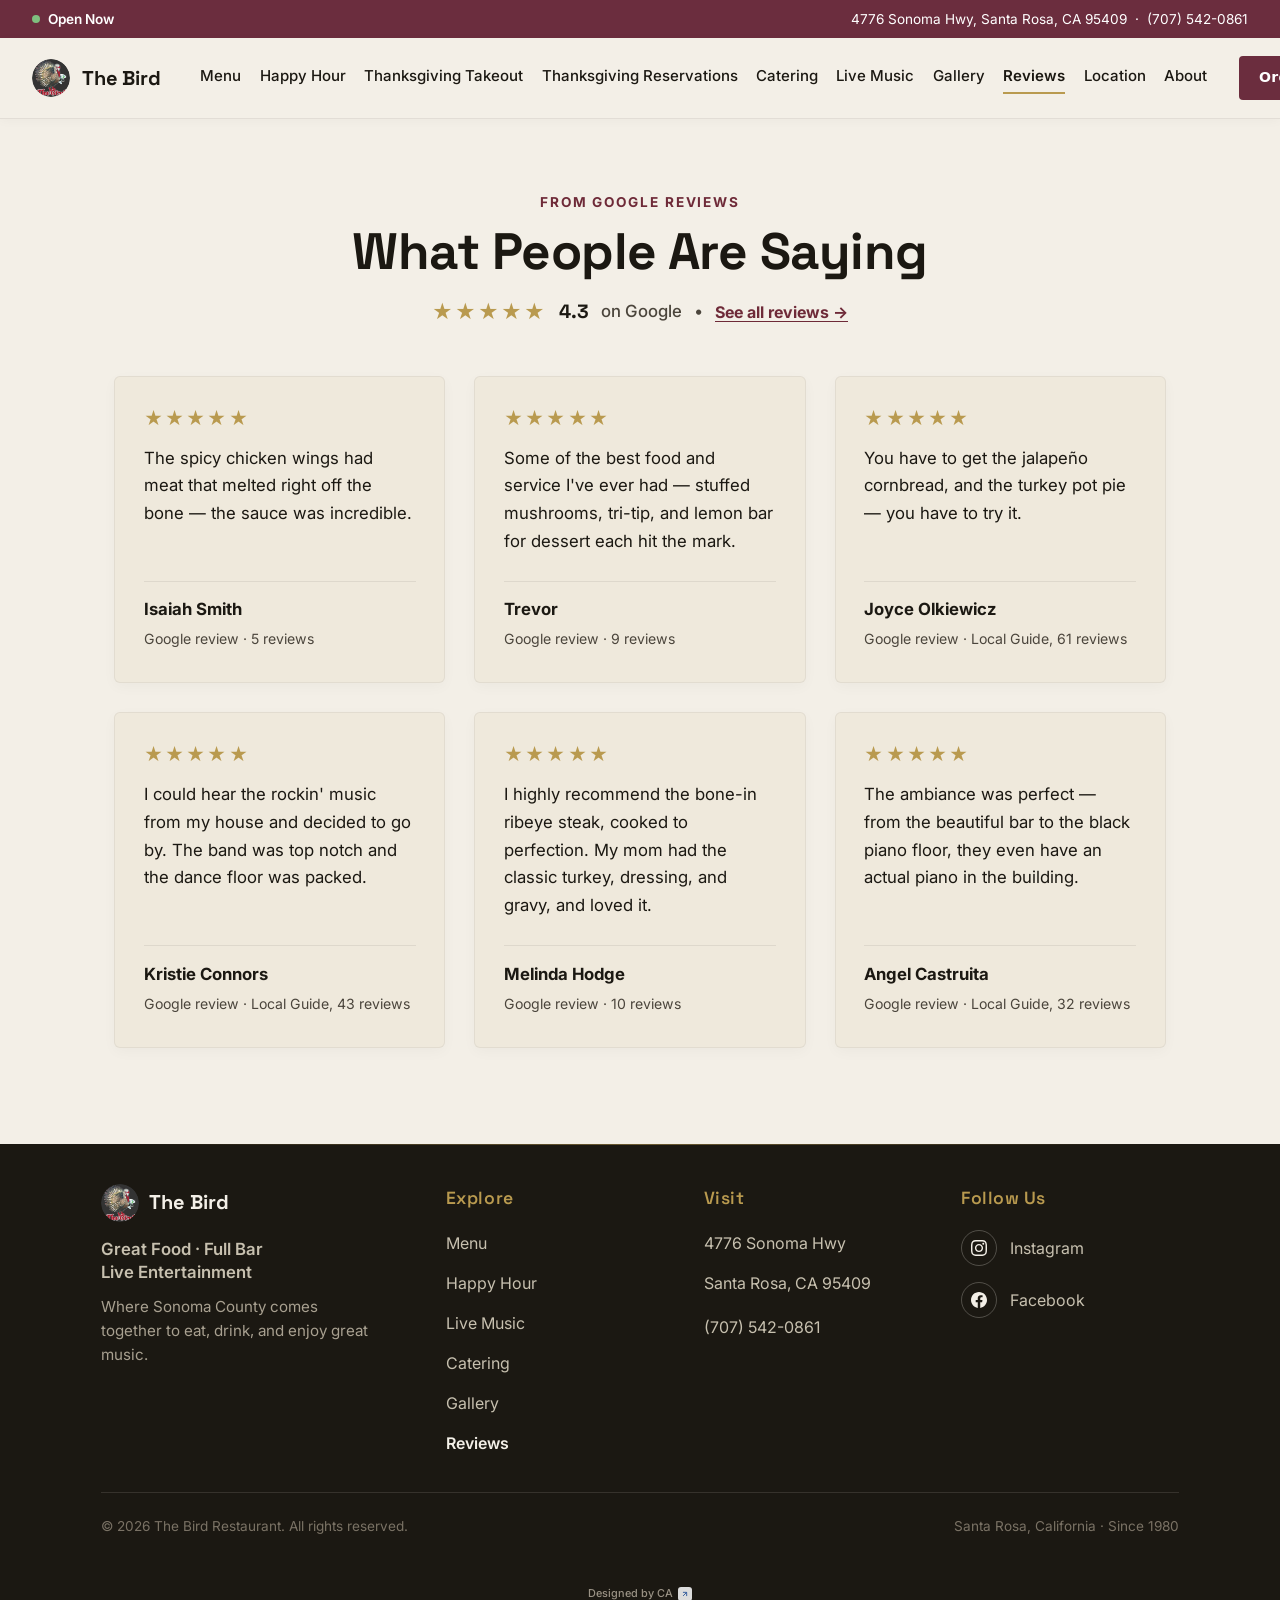
<file: reviews.html>
<!DOCTYPE html>
<html lang="en">
<head>
<meta charset="UTF-8">
<meta name="viewport" content="width=device-width, initial-scale=1.0, user-scalable=yes">
<title>Reviews — The Bird Restaurant</title>
<meta name="description" content="Read customer reviews for The Bird Restaurant in Santa Rosa, CA. Rated 4.3 stars on Google for exceptional food, craft cocktails, welcoming ambiance, and live music.">
<link rel="icon" type="image/png" href="Bird_Logo_clknrs.png">
<link rel="preconnect" href="https://fonts.googleapis.com">
<link rel="preconnect" href="https://fonts.gstatic.com" crossorigin>
<link href="https://fonts.googleapis.com/css2?family=Space+Grotesk:wght@500;600;700&family=Plus+Jakarta+Sans:wght@400;500;600;700&family=Inter:wght@400;500;600;700&display=swap" rel="stylesheet">

<!-- Google Analytics GA4 -->
<script async src="https://www.googletagmanager.com/gtag/js?id=G-4L2MCNKGV0"></script>
<script>
  window.dataLayer = window.dataLayer || [];
  function gtag(){dataLayer.push(arguments);}
  gtag('js', new Date());
  gtag('config', 'G-4L2MCNKGV0');
</script>

<style>
  :root {
    --ink: #1B1812;
    --ink-soft: #4B453C;
    --paper: #F3EFE7;
    --paper-2: #E7E0D2;
    --wine: #6E2A38;
    --wine-light: #893447;
    --gold: #B99A4F;
    --display: 'Space Grotesk', sans-serif;
    --body: 'Inter', sans-serif;
  }

  * { margin: 0; padding: 0; box-sizing: border-box; }
  /* ACCESSIBILITY & LAYOUT FIX: No overflow-x: hidden to preserve sticky header */
  html { scroll-behavior: smooth; }
  body { max-width: 100vw; background: var(--paper); color: var(--ink); font-family: var(--body); line-height: 1.65; margin: 0; padding: 0; }

  a { color: inherit; text-decoration: none; }
  img { display: block; max-width: 100%; }
  ::selection { background: var(--gold); color: var(--ink); }

  .wrap { max-width: 1180px; margin: 0 auto; padding: 0 5vw; }

  /* Nav Links Styling & Gold Underline Effect (Forced Black Text) */
  .nav-links { 
    display: flex; 
    align-items: center; 
    gap: 1.15rem; 
    font-size: 0.94rem; 
    font-weight: 500; 
    white-space: nowrap; 
  }
  .nav-links a {
    position: relative;
    padding-bottom: 4px;
    color: var(--ink) !important;
    text-decoration: none;
    transition: opacity 0.2s ease;
  }
  .nav-links a:hover,
  .nav-links a.active {
    color: var(--ink) !important;
    font-weight: 600;
  }
  .nav-links a::after {
    content: '';
    position: absolute;
    left: 0;
    bottom: -2px;
    width: 0;
    height: 2px;
    background-color: var(--gold);
    transition: width 0.25s ease-in-out;
  }
  .nav-links a:hover::after, 
  .nav-links a.active::after {
    width: 100%;
  }

  /* Accessible Buttons */
  .btn {
    display: inline-flex; 
    align-items: center; 
    justify-content: center; 
    gap: 0.5rem;
    padding: 1rem 2.2rem;
    min-width: 170px;
    font-size: 1.05rem;
    font-weight: 600;
    letter-spacing: 0.03em; 
    border-radius: 4px; 
    text-decoration: none;
    box-sizing: border-box;
    transition: transform 0.18s, background 0.18s, color 0.18s, border-color 0.18s;
  }
  .btn-gold { background: var(--gold); color: var(--ink); }
  .btn-gold:hover { background: #cbae6c; transform: translateY(-2px); }
  .btn-outline { border: 1.5px solid rgba(243,239,231,0.5); color: var(--paper); }
  .btn-outline:hover { border-color: var(--gold); color: var(--gold); transform: translateY(-2px); }

  /* ---------- Reviews Section Styles ---------- */
  .reviews-section {
    padding: 4.5rem 0 6rem;
  }
  .reviews-head {
    text-align: center;
    max-width: 760px;
    margin: 0 auto 3rem;
  }
  .eyebrow {
    font-size: 0.85rem;
    font-weight: 700;
    letter-spacing: 0.14em;
    text-transform: uppercase;
    color: var(--wine);
    margin-bottom: 0.6rem;
  }
  .reviews-head h1 {
    font-family: var(--display);
    font-weight: 700;
    font-size: clamp(2.2rem, 4.5vw, 3.2rem);
    letter-spacing: -0.01em;
    color: var(--ink);
    margin-bottom: 0.9rem;
    line-height: 1.15;
  }
  .rating-summary {
    display: flex;
    align-items: center;
    justify-content: center;
    gap: 0.75rem;
    font-size: 1.05rem;
    flex-wrap: wrap;
    margin-top: 0.4rem;
  }
  .stars-row {
    color: var(--gold);
    font-size: 1.25rem;
    letter-spacing: 0.1em;
    line-height: 1;
  }
  .score-badge {
    font-family: var(--display);
    font-weight: 700;
    font-size: 1.2rem;
    color: var(--ink);
  }
  .source-label {
    color: var(--ink-soft);
    font-weight: 500;
  }
  .reviews-head .see-all-link {
    color: var(--wine);
    font-size: 1rem;
    font-weight: 700;
    text-decoration: underline;
    text-underline-offset: 3px;
    transition: color 0.2s ease;
    display: inline-flex;
    align-items: center;
    gap: 0.25rem;
  }
  .reviews-head .see-all-link:hover {
    color: var(--wine-light);
  }

  /* 3-Column Reviews Card Grid */
  .reviews-grid {
    display: grid;
    grid-template-columns: repeat(3, 1fr);
    gap: 1.8rem;
  }
  .review-card {
    background: #EFE9DC;
    border: 1px solid rgba(27,24,18,0.06);
    border-radius: 6px;
    padding: 2rem 1.8rem;
    display: flex;
    flex-direction: column;
    justify-content: space-between;
    box-shadow: 0 4px 14px rgba(0,0,0,0.03);
    transition: transform 0.2s ease, box-shadow 0.2s ease;
  }
  .review-card:hover {
    transform: translateY(-3px);
    box-shadow: 0 8px 22px rgba(0,0,0,0.06);
  }
  .review-card-stars {
    color: var(--gold);
    font-size: 1.15rem;
    letter-spacing: 0.12em;
    margin-bottom: 1.1rem;
    line-height: 1;
  }
  .review-text {
    font-size: 1.05rem;
    color: var(--ink);
    line-height: 1.65;
    margin-bottom: 1.6rem;
    flex-grow: 1;
  }
  .review-footer {
    border-top: 1px solid rgba(27,24,18,0.08);
    padding-top: 0.9rem;
  }
  .review-name {
    font-weight: 700;
    font-size: 1.05rem;
    color: var(--ink);
  }
  .review-meta {
    font-size: 0.88rem;
    color: var(--ink-soft);
    margin-top: 0.2rem;
  }

  @media (max-width: 940px) {
    .reviews-grid { grid-template-columns: repeat(2, 1fr); gap: 1.4rem; }
  }
  @media (max-width: 620px) {
    .reviews-grid { grid-template-columns: 1fr; }
    .reviews-section { padding: 3.5rem 0 4.5rem; }
  }

  /* ---------- Footer Base Classes ---------- */
  .footer-divider {
    position: absolute;
    top: 0;
    left: 10%;
    right: 10%;
    height: 1px;
    background: linear-gradient(90deg, transparent, rgba(185, 154, 79, 0.5), transparent);
  }
  .footer-grid {
    display: grid;
    grid-template-columns: 1.4fr 1fr 1fr 1fr;
    gap: 2.5rem;
    padding-bottom: 2.2rem;
    border-bottom: 1px solid rgba(243,239,231,0.12);
  }
  .footer-bottom-flex {
    display: flex;
    justify-content: space-between;
    align-items: center;
    flex-wrap: wrap;
    gap: 0.8rem;
    padding: 1.4rem 0 1.0rem 0;
    font-size: 0.85rem;
    color: #7A7265;
  }

  /* ---------- Mobile Header & Navigation System ---------- */
  .status-bar-inner {
    max-width: 1340px;
    margin: 0 auto;
    padding: 0.5rem 2rem;
    display: flex;
    justify-content: space-between;
    align-items: center;
    box-sizing: border-box;
  }
  .site-header-inner {
    max-width: 1340px;
    margin: 0 auto;
    padding: 1.1rem 2rem;
    display: flex;
    align-items: center;
    justify-content: space-between;
    box-sizing: border-box;
  }
  .hamburger {
    display: none;
    background: none;
    border: none;
    font-size: 1.5rem;
    cursor: pointer;
    color: var(--ink);
  }
  .mobile-menu {
    display: none;
    flex-direction: column;
    background-color: var(--paper);
    position: absolute;
    top: 100%;
    left: 0;
    width: 100%;
    padding: 1rem 2rem;
    border-bottom: 1px solid rgba(27, 24, 18, 0.08);
    box-shadow: 0 10px 10px rgba(0, 0, 0, 0.05);
    max-height: calc(100vh - 80px);
    overflow-y: auto;
    z-index: 1001;
  }
  .mobile-menu.active {
    display: flex;
  }
  .mobile-menu a {
    padding: 0.75rem 0;
    font-weight: 500;
    border-bottom: 1px solid rgba(27, 24, 18, 0.05);
    color: var(--ink);
    text-decoration: none;
  }
  .mobile-order-btn {
    background-color: var(--wine) !important;
    color: var(--paper) !important;
    text-align: center !important;
    padding: 0.85rem !important;
    border-radius: 4px;
    margin-top: 0.75rem;
    margin-bottom: 0.5rem;
    font-weight: 600 !important;
    border-bottom: none !important;
  }

  /* Mobile Breakpoint Rules */
  @media (max-width: 920px) {
    /* Status Bar Mobile Fix */
    .status-bar-inner {
      flex-direction: column;
      gap: 0.4rem;
      text-align: left;
      align-items: flex-start;
      padding: 0.85rem 5vw;
      line-height: 1.4;
    }
    /* Hide desktop row navigation and order button */
    .nav-links,
    .header-order-btn {
      display: none !important;
    }
    /* Reveal the hamburger toggle button */
    .hamburger {
      display: block;
    }
    .site-header-inner {
      padding: 1rem;
    }
    /* Footer Mobile Fix */
    .site-footer {
      padding-top: 3.25rem !important;
      padding-bottom: 1.25rem !important;
    }
    .footer-divider {
      top: 1.5rem;
      left: 5%;
      right: 5%;
      background: linear-gradient(90deg, transparent, rgba(185, 154, 79, 0.8), transparent);
    }
    .footer-grid {
      grid-template-columns: 1fr 1fr;
      grid-template-areas:
        "brand brand"
        "visit explore"
        "social explore";
      gap: 1.75rem 1.25rem;
      padding-bottom: 1.5rem;
    }
    .footer-col-brand {
      grid-area: brand;
    }
    .footer-col-visit {
      grid-area: visit;
    }
    .footer-col-explore {
      grid-area: explore;
    }
    .footer-col-social {
      grid-area: social;
    }
    .footer-bottom-flex {
      flex-direction: column;
      justify-content: center;
      text-align: center;
      gap: 0.4rem;
      padding: 1rem 0 0.5rem 0;
    }
    .footer-credit {
      margin-top: 0.75rem !important;
      padding-bottom: 0.25rem !important;
    }
  }
</style>
</head>
<body>

<!-- 1. STATUS BAR -->
<div class="status-bar" style="background-color: #6B2D3E; color: #FFFFFF; font-size: 0.85rem; width: 100%; box-sizing: border-box;">
  <div class="status-bar-inner">
    <div style="display: flex; align-items: center; gap: 0.5rem; font-weight: 600;">
      <span id="status-dot" style="width: 8px; height: 8px; background-color: #7FBF7F; border-radius: 50%; display: inline-block;"></span>
      <span id="status-text">Checking hours…</span>
    </div>
    <div class="status-address">
      <a href="https://www.google.com/maps/search/?api=1&query=4776+Sonoma+Hwy,+Santa+Rosa,+CA+95409" target="_blank" rel="noopener noreferrer" style="color: #FFFFFF; text-decoration: none;">4776 Sonoma Hwy, Santa Rosa, CA 95409</a> 
      &nbsp;·&nbsp; 
      <a href="tel:+17075420861" style="color: #FFFFFF; text-decoration: none; white-space: nowrap;">(707) 542-0861</a>
    </div>
  </div>
</div>

<!-- 2. STICKY NAV BAR -->
<header class="site-header" style="position: sticky; top: 0; z-index: 1000; background-color: #F3EFE7; border-bottom: 1px solid rgba(27,24,18,0.08); box-shadow: 0 2px 10px rgba(0,0,0,0.03); width: 100%;">
  <div class="site-header-inner">
    <a href="index.html" style="display: flex; align-items: center; gap: 0.75rem; text-decoration: none; flex-shrink: 0;">
      <img src="Bird_Logo_clknrs.png" alt="The Bird Logo" width="38" height="38" style="height: 38px; width: auto; border-radius: 50%;">
      <span style="font-family: var(--display); font-weight: 700; font-size: 1.25rem; color: #1B1812; letter-spacing: -0.01em;">The Bird</span>
    </a>
    <nav class="nav-links" style="margin-left: 2.5rem; margin-right: 2rem;">
      <a href="menu.html">Menu</a>
      <a href="happyhour.html">Happy Hour</a>
      <a href="thanksgiving-takeout.html">Thanksgiving Takeout</a>
      <a href="thanksgiving-reservations.html">Thanksgiving Reservations</a>
      <a href="catering.html">Catering</a>
      <a href="livemusic.html">Live Music</a>
      <a href="gallery.html">Gallery</a>
      <a href="reviews.html" class="active">Reviews</a>
      <a href="location.html">Location</a>
      <a href="about.html">About</a>
    </nav>
    <div style="flex-shrink: 0; display: flex; align-items: center; gap: 1rem;">
      <a href="https://order.spoton.com/so-the-bird-4685/santa-rosa-ca/60ccbc7724b4c4514ff4c87b" target="_blank" rel="noopener noreferrer" class="header-order-btn" style="display: inline-block; background-color: #6B2D3E; color: #FFFFFF; font-family: system-ui, -apple-system, BlinkMacSystemFont, 'Segoe UI', Roboto, sans-serif; font-weight: 600; font-size: 0.88rem; padding: 0.65rem 1.25rem; border-radius: 4px; text-decoration: none; letter-spacing: 0.02em;">Order Now</a>
      <button class="hamburger" id="mobile-menu-toggle" aria-label="Toggle navigation">
        <svg viewBox="0 0 24 24" width="28" height="28" stroke="currentColor" stroke-width="2.5" fill="none" stroke-linecap="round" stroke-linejoin="round">
          <line x1="3" y1="12" x2="21" y2="12"></line>
          <line x1="3" y1="6" x2="21" y2="6"></line>
          <line x1="3" y1="18" x2="21" y2="18"></line>
        </svg>
      </button>
    </div>
  </div>
  
  <!-- Mobile Menu Dropdown -->
  <nav class="mobile-menu" id="mobile-menu">
    <a href="menu.html">Menu</a>
    <a href="happyhour.html">Happy Hour</a>
    <a href="thanksgiving-takeout.html">Thanksgiving Takeout</a>
    <a href="thanksgiving-reservations.html">Thanksgiving Reservations</a>
    <a href="catering.html">Catering</a>
    <a href="livemusic.html">Live Music</a>
    <a href="gallery.html">Gallery</a>
    <a href="reviews.html" class="active">Reviews</a>
    <a href="location.html">Location</a>
    <a href="about.html">About</a>
    <a href="https://order.spoton.com/so-the-bird-4685/santa-rosa-ca/60ccbc7724b4c4514ff4c87b" target="_blank" rel="noopener noreferrer" class="mobile-order-btn">Order Now</a>
  </nav>
</header>

<!-- MAIN CONTENT WRAPPER -->
<main id="main-content" class="reviews-section">
  <div class="wrap">
    
    <div class="reviews-head">
      <div class="eyebrow">From Google Reviews</div>
      <h1>What People Are Saying</h1>
      <div class="rating-summary">
        <span class="stars-row">★★★★★</span>
        <span class="score-badge">4.3</span>
        <span class="source-label">on Google</span>
        <span style="color: var(--ink-soft);">&bull;</span>
        <a class="see-all-link" href="https://www.google.com/search?q=the+bird+restaurant+santa+rosa" target="_blank" rel="noopener noreferrer">
          See all reviews &rarr;
        </a>
      </div>
    </div>

    <!-- 6 Reviews Cards -->
    <div class="reviews-grid">
      
      <!-- Card 1 -->
      <article class="review-card">
        <div>
          <div class="review-card-stars">★★★★★</div>
          <p class="review-text">The spicy chicken wings had meat that melted right off the bone — the sauce was incredible.</p>
        </div>
        <div class="review-footer">
          <div class="review-name">Isaiah Smith</div>
          <div class="review-meta">Google review &middot; 5 reviews</div>
        </div>
      </article>

      <!-- Card 2 -->
      <article class="review-card">
        <div>
          <div class="review-card-stars">★★★★★</div>
          <p class="review-text">Some of the best food and service I've ever had — stuffed mushrooms, tri-tip, and lemon bar for dessert each hit the mark.</p>
        </div>
        <div class="review-footer">
          <div class="review-name">Trevor</div>
          <div class="review-meta">Google review &middot; 9 reviews</div>
        </div>
      </article>

      <!-- Card 3 -->
      <article class="review-card">
        <div>
          <div class="review-card-stars">★★★★★</div>
          <p class="review-text">You have to get the jalape&ntilde;o cornbread, and the turkey pot pie — you have to try it.</p>
        </div>
        <div class="review-footer">
          <div class="review-name">Joyce Olkiewicz</div>
          <div class="review-meta">Google review &middot; Local Guide, 61 reviews</div>
        </div>
      </article>

      <!-- Card 4 -->
      <article class="review-card">
        <div>
          <div class="review-card-stars">★★★★★</div>
          <p class="review-text">I could hear the rockin' music from my house and decided to go by. The band was top notch and the dance floor was packed.</p>
        </div>
        <div class="review-footer">
          <div class="review-name">Kristie Connors</div>
          <div class="review-meta">Google review &middot; Local Guide, 43 reviews</div>
        </div>
      </article>

      <!-- Card 5 -->
      <article class="review-card">
        <div>
          <div class="review-card-stars">★★★★★</div>
          <p class="review-text">I highly recommend the bone-in ribeye steak, cooked to perfection. My mom had the classic turkey, dressing, and gravy, and loved it.</p>
        </div>
        <div class="review-footer">
          <div class="review-name">Melinda Hodge</div>
          <div class="review-meta">Google review &middot; 10 reviews</div>
        </div>
      </article>

      <!-- Card 6 -->
      <article class="review-card">
        <div>
          <div class="review-card-stars">★★★★★</div>
          <p class="review-text">The ambiance was perfect — from the beautiful bar to the black piano floor, they even have an actual piano in the building.</p>
        </div>
        <div class="review-footer">
          <div class="review-name">Angel Castruita</div>
          <div class="review-meta">Google review &middot; Local Guide, 32 reviews</div>
        </div>
      </article>

    </div>

  </div>
</main>

<!-- ACCESSIBLE MASTER FOOTER -->
<footer class="site-footer" style="background: #1B1812; border-top: none; position: relative; color: #C7C0AF; padding: 2.5rem 0 1.5rem 0; width: 100%; box-sizing: border-box; text-align: left;">
  <div class="footer-divider"></div>
  <div class="wrap" style="max-width: 1180px; margin: 0 auto; padding: 0 4vw;">
    <div class="footer-grid">
      <!-- Column 1: Brand Info -->
      <div class="footer-col-brand">
        <a href="index.html" style="display: flex; align-items: center; gap: 0.6rem; margin-bottom: 1rem; text-decoration: none;">
          <img loading="lazy" src="Bird_Logo_clknrs.png" alt="The Bird Logo" width="38" height="38" style="height: 38px; width: auto; border-radius: 50%;">
          <span style="font-family: var(--display); font-weight: 700; font-size: 1.25rem; color: #F3EFE7;">The Bird</span>
        </a>
        <div style="margin-bottom: 0.6rem; font-size: 1.05rem; font-weight: 600; color: #C7C0AF; line-height: 1.4;">
          Great Food · Full Bar<br>Live Entertainment
        </div>
        <p style="font-size: 0.95rem; color: #A8A090; line-height: 1.6; max-width: 280px; margin: 0;">
          Where Sonoma County comes together to eat, drink, and enjoy great music.
        </p>
      </div>

      <!-- Column 2: Explore Links -->
      <div class="footer-col-explore">
        <h4 style="font-family: var(--display); font-size: 1.1rem; font-weight: 600; color: var(--gold); margin-bottom: 1.1rem; letter-spacing: 0.03em;">Explore</h4>
        <ul style="list-style: none; padding: 0; margin: 0; display: flex; flex-direction: column; gap: 0.85rem; font-size: 1rem;">
          <li><a href="menu.html" style="color: #C7C0AF; text-decoration: none;">Menu</a></li>
          <li><a href="happyhour.html" style="color: #C7C0AF; text-decoration: none;">Happy Hour</a></li>
          <li><a href="livemusic.html" style="color: #C7C0AF; text-decoration: none;">Live Music</a></li>
          <li><a href="catering.html" style="color: #C7C0AF; text-decoration: none;">Catering</a></li>
          <li><a href="gallery.html" style="color: #C7C0AF; text-decoration: none;">Gallery</a></li>
          <li><a href="reviews.html" class="active" style="color: #F3EFE7; text-decoration: none; font-weight: 600;">Reviews</a></li>
        </ul>
      </div>

      <!-- Column 3: Visit Info -->
      <div class="footer-col-visit">
        <h4 style="font-family: var(--display); font-size: 1.1rem; font-weight: 600; color: var(--gold); margin-bottom: 1.1rem; letter-spacing: 0.03em;">Visit</h4>
        <div style="display: flex; flex-direction: column; gap: 0.85rem; font-size: 1rem; color: #C7C0AF;">
          <a href="https://www.google.com/maps/search/?api=1&query=4776+Sonoma+Hwy,+Santa+Rosa,+CA+95409" target="_blank" rel="noopener" style="color: #C7C0AF; text-decoration: none;">4776 Sonoma Hwy</a>
          <a href="https://www.google.com/maps/search/?api=1&query=4776+Sonoma+Hwy,+Santa+Rosa,+CA+95409" target="_blank" rel="noopener" style="color: #C7C0AF; text-decoration: none;">Santa Rosa, CA 95409</a>
          <a href="tel:+17075420861" style="color: #C7C0AF; text-decoration: none; margin-top: 0.2rem;">(707) 542-0861</a>
        </div>
      </div>

      <!-- Column 4: Follow Us -->
      <div class="footer-col-social">
        <h4 style="font-family: var(--display); font-size: 1.1rem; font-weight: 600; color: var(--gold); margin-bottom: 1.1rem; letter-spacing: 0.03em;">Follow Us</h4>
        <div style="display: flex; align-items: center; gap: 0.8rem; margin-bottom: 1rem;">
          <a href="https://www.instagram.com/thebirdrestaurant707/" target="_blank" rel="noopener noreferrer" aria-label="Instagram" style="display: inline-flex; align-items: center; justify-content: center; width: 36px; height: 36px; border-radius: 50%; border: 1px solid rgba(243,239,231,0.25); color: #F3EFE7; text-decoration: none;">
            <svg width="16" height="16" fill="currentColor" viewBox="0 0 24 24"><path d="M12 2.163c3.204 0 3.584.012 4.85.07 3.252.148 4.771 1.691 4.919 4.919.058 1.265.069 1.645.069 4.849 0 3.205-.012 3.584-.069 4.849-.149 3.225-1.664 4.771-4.919 4.919-1.266.058-1.644.07-4.85.07-3.204 0-3.584-.012-4.849-.07-3.26-.149-4.771-1.699-4.919-4.92-.058-1.265-.07-1.644-.07-4.849 0-3.204.013-3.583.07-4.849.149-3.227 1.664-4.771 4.919-4.919 1.266-.057 1.645-.069 4.849-.069zm0-2.163c-3.259 0-3.667.014-4.947.072-4.358.2-6.78 2.618-6.98 6.98-.059 1.281-.073 1.689-.073 4.948 0 3.259.014 3.668.072 4.948.2 4.358 2.618 6.78 6.98 6.98 1.281.058 1.689.072 4.948.072 3.259 0 3.668-.014 4.948-.072 4.354-.2 6.782-2.618 6.979-6.98.059-1.28.073-1.689.073-4.948 0-3.259-.014-3.667-.072-4.947-.196-4.354-2.617-6.78-6.979-6.98-1.281-.059-1.69-.073-4.949-.073zm0 5.838c-3.403 0-6.162 2.759-6.162 6.162s2.759 6.163 6.162 6.163 6.162-2.759 6.162-6.163c0-3.403-2.759-6.162-6.162-6.162zm0 10.162c-2.209 0-4-1.79-4-4 0-2.209 1.791-4 4-4s4 1.791 4 4c0 2.21-1.791 4-4 4zm6.406-11.845c-.796 0-1.441.645-1.441 1.44s.645 1.44 1.441 1.44c.795 0 1.439-.645 1.439-1.44s-.644-1.44-1.439-1.44z"/></svg>
          </a>
          <a href="https://www.instagram.com/thebirdrestaurant707/" target="_blank" rel="noopener noreferrer" style="color: #C7C0AF; text-decoration: none; font-size: 1rem;">Instagram</a>
        </div>
        <div style="display: flex; align-items: center; gap: 0.8rem;">
          <a href="https://www.facebook.com/thebird707" target="_blank" rel="noopener noreferrer" aria-label="Facebook" style="display: inline-flex; align-items: center; justify-content: center; width: 36px; height: 36px; border-radius: 50%; border: 1px solid rgba(243,239,231,0.25); color: #F3EFE7; text-decoration: none;">
            <svg width="16" height="16" fill="currentColor" viewBox="0 0 24 24"><path d="M24 12.073c0-6.627-5.373-12-12-12s-12 5.373-12 12c0 5.99 4.388 10.954 10.125 11.854v-8.385H7.078v-3.47h3.047V9.43c0-3.007 1.792-4.669 4.533-4.669 1.312 0 2.686.235 2.686.235v2.953H15.83c-1.491 0-1.956.925-1.956 1.874v2.25h3.328l-.532 3.47h-2.796v8.385C19.612 23.027 24 18.062 24 12.073z"/></svg>
          </a>
          <a href="https://www.facebook.com/thebird707" target="_blank" rel="noopener noreferrer" style="color: #C7C0AF; text-decoration: none; font-size: 1rem;">Facebook</a>
        </div>
      </div>
    </div>

    <div class="footer-bottom-flex">
      <span>&copy; 2026 The Bird Restaurant. All rights reserved.</span>
      <span>Santa Rosa, California · Since 1980</span>
    </div>

    <!-- Below the Fold Credit Link -->
    <div class="footer-credit" style="text-align: center; margin-top: 1.5rem; padding-bottom: 0.5rem;">
      <a href="https://castroascend.netlify.app/" target="_blank" rel="noopener noreferrer" style="color: #9A9285; font-size: 0.68rem; font-weight: 500; text-decoration: none; display: inline-flex; align-items: center; gap: 0.25rem;">
        Designed by CA
        <span style="display: inline-flex; align-items: center; justify-content: center; width: 14px; height: 14px; background: #DCDCDC; border-radius: 3px; margin-left: 0.1rem;">
          <svg width="8" height="8" viewBox="0 0 24 24" fill="none" stroke="#3B62A0" stroke-width="3" stroke-linecap="round" stroke-linejoin="round"><line x1="7" y1="17" x2="17" y2="7"></line><polyline points="7 7 17 7 17 17"></polyline></svg>
        </span>
      </a>
    </div>
  </div>
</footer>

<script>
  // Open Now status logic based on business hours
  (function() {
    const dot = document.getElementById('status-dot');
    const text = document.getElementById('status-text');
    const now = new Date(new Date().toLocaleString("en-US", { timeZone: "America/Los_Angeles" }));
    const day = now.getDay(); // 0 = Sunday
    const hour = now.getHours() + now.getMinutes() / 60;
    const hoursMap = {
      0: [12, 19], // Sunday
      1: null,     // Monday closed
      2: [12, 21], 3: [12, 21], 4: [12, 21], 5: [12, 21],
      6: [12, 21]
    };
    const todays = hoursMap[day];
    const isOpen = todays && hour >= todays[0] && hour < todays[1];
    if (isOpen) {
      text.textContent = 'Open Now';
    } else {
      dot.style.backgroundColor = '#C97A6B';
      text.textContent = 'Closed Now';
    }
  })();

  // Mobile Menu Toggle
  document.addEventListener("DOMContentLoaded", function() {
    const toggleBtn = document.getElementById('mobile-menu-toggle');
    const mobileMenu = document.getElementById('mobile-menu');
    if (toggleBtn && mobileMenu) {
      toggleBtn.addEventListener('click', function() {
        mobileMenu.classList.toggle('active');
      });
    }
  });
</script>

</body>
</html>
</file>
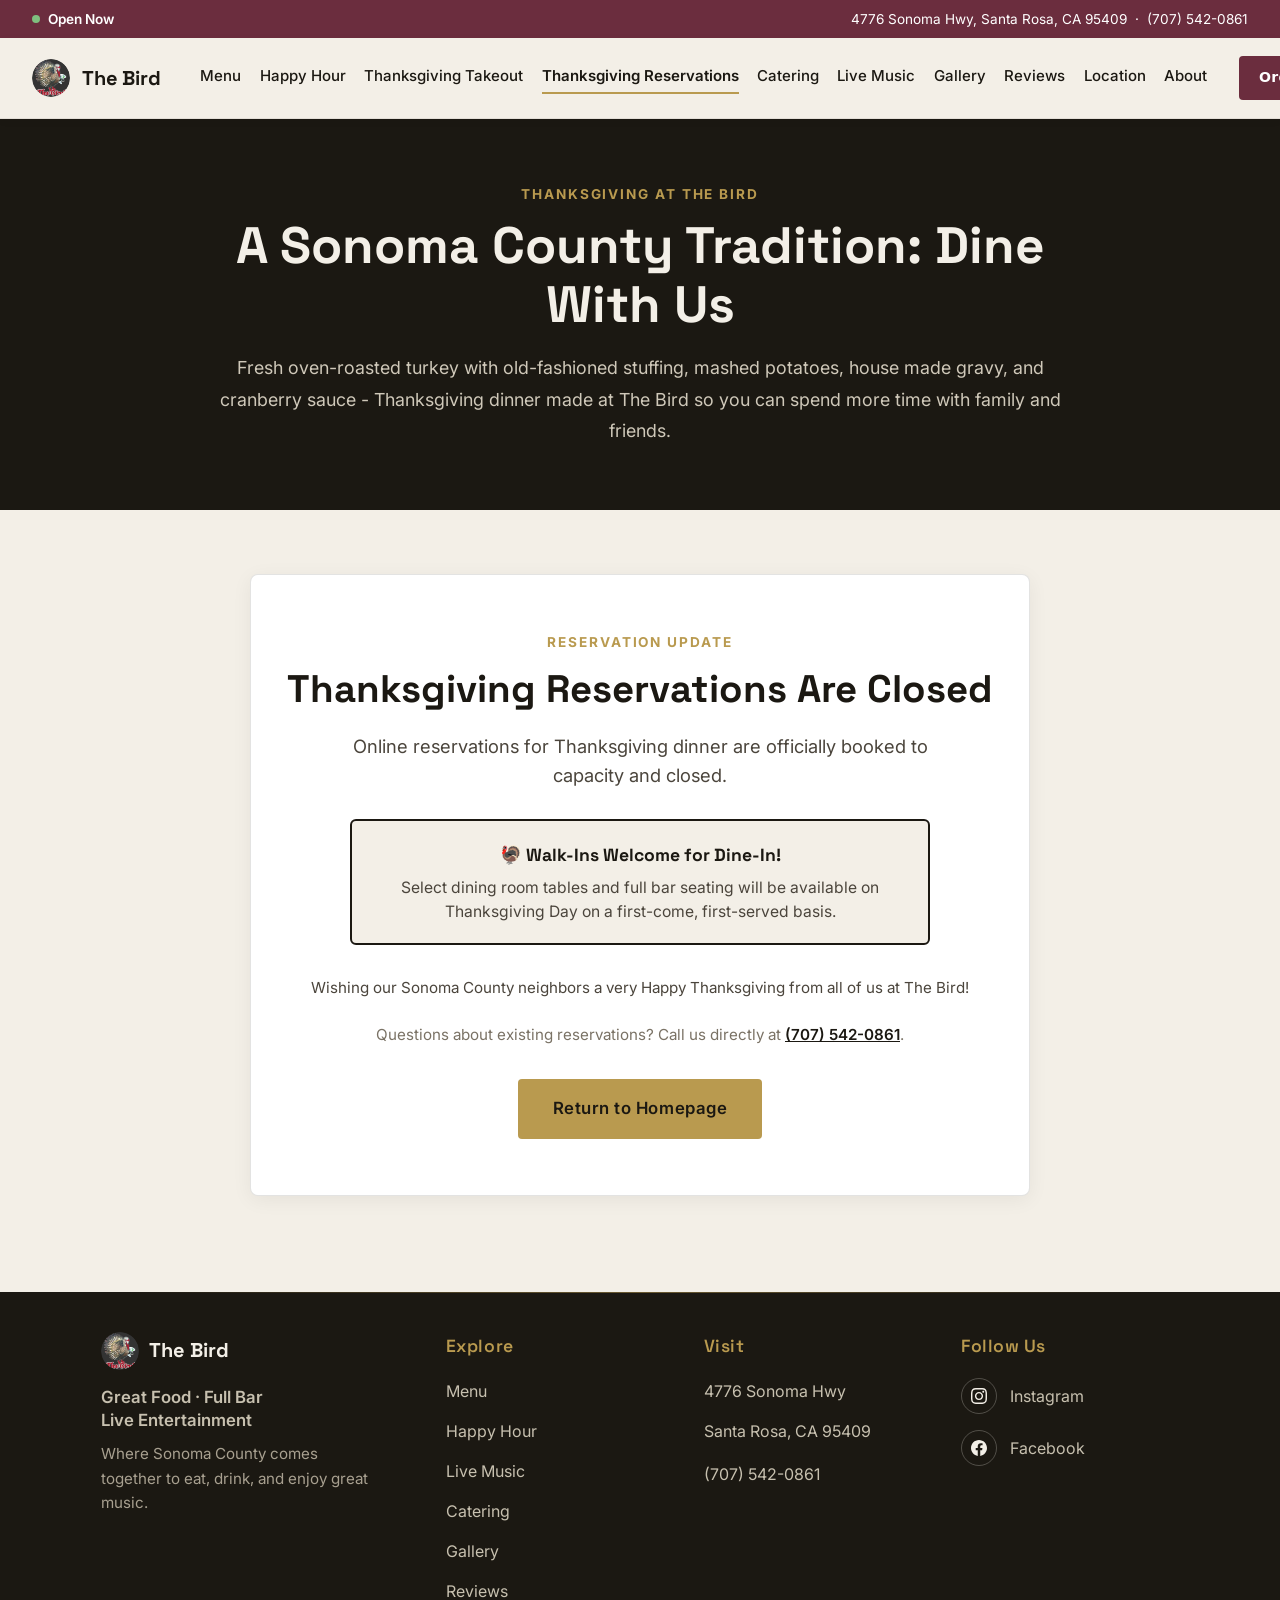
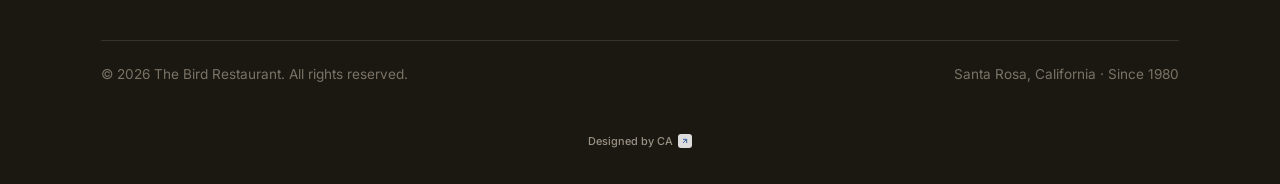
<file: thanksgiving-reservations.html>
<!DOCTYPE html>
<html lang="en">
<head>
<meta charset="UTF-8">
<meta name="viewport" content="width=device-width, initial-scale=1.0, user-scalable=yes">
<title>Thanksgiving Reservations — The Bird Restaurant</title>
<meta name="description" content="Reserve your table for Thanksgiving dinner at The Bird in Santa Rosa, Sonoma County.">
<link rel="icon" type="image/png" href="Bird_Logo_clknrs.png">
<link rel="preconnect" href="https://fonts.googleapis.com">
<link rel="preconnect" href="https://fonts.gstatic.com" crossorigin>
<link href="https://fonts.googleapis.com/css2?family=Space+Grotesk:wght@500;600;700&family=Plus+Jakarta+Sans:wght@400;500;600;700&family=Inter:wght@400;500;600;700&display=swap" rel="stylesheet">

<!-- Google Analytics GA4 -->
<script async src="https://www.googletagmanager.com/gtag/js?id=G-4L2MCNKGV0"></script>
<script>
  window.dataLayer = window.dataLayer || [];
  function gtag(){dataLayer.push(arguments);}
  gtag('js', new Date());
  gtag('config', 'G-4L2MCNKGV0');
</script>

<style>
  :root {
    --ink: #1B1812;
    --ink-soft: #4B453C;
    --paper: #F3EFE7;
    --paper-2: #E7E0D2;
    --wine: #6E2A38;
    --wine-light: #893447;
    --gold: #B99A4F;
    --display: 'Space Grotesk', sans-serif;
    --body: 'Inter', sans-serif;
  }

  * { margin: 0; padding: 0; box-sizing: border-box; }
  html { scroll-behavior: smooth; }
  body { max-width: 100vw; background: var(--paper); color: var(--ink); font-family: var(--body); line-height: 1.65; margin: 0; padding: 0; }

  a { color: inherit; text-decoration: none; }
  img { display: block; max-width: 100%; }
  ::selection { background: var(--gold); color: var(--ink); }

  .wrap { max-width: 1180px; margin: 0 auto; padding: 0 5vw; }

  /* Nav Links Styling & Gold Underline Effect */
  .nav-links { 
    display: flex; 
    align-items: center; 
    gap: 1.15rem; 
    font-size: 0.94rem; 
    font-weight: 500; 
    white-space: nowrap; 
  }
  .nav-links a {
    position: relative;
    padding-bottom: 4px;
    color: var(--ink) !important;
    text-decoration: none;
    transition: opacity 0.2s ease;
  }
  .nav-links a:hover,
  .nav-links a.active {
    color: var(--ink) !important;
    font-weight: 600;
  }
  .nav-links a::after {
    content: '';
    position: absolute;
    left: 0;
    bottom: -2px;
    width: 0;
    height: 2px;
    background-color: var(--gold);
    transition: width 0.25s ease-in-out;
  }
  .nav-links a:hover::after, 
  .nav-links a.active::after {
    width: 100%;
  }

  /* Accessible Buttons */
  .btn {
    display: inline-flex; 
    align-items: center; 
    justify-content: center; 
    gap: 0.5rem;
    padding: 1rem 2.2rem;
    min-width: 170px;
    font-size: 1.05rem;
    font-weight: 600;
    letter-spacing: 0.03em; 
    border-radius: 4px; 
    text-decoration: none; 
    box-sizing: border-box; 
    transition: transform 0.18s, background 0.18s, color 0.18s, border-color 0.18s;
  }
  .btn-gold { background: var(--gold); color: var(--ink); }
  .btn-gold:hover { background: #cbae6c; transform: translateY(-2px); }

  /* Page Content Styles */
  .holiday-band { background: var(--ink); color: var(--paper); padding: 4rem 0; }
  .holiday-band .eyebrow { font-size: 0.85rem; font-weight: 700; letter-spacing: 0.14em; text-transform: uppercase; color: var(--gold); margin-bottom: 0.75rem; }
  .holiday-band h1 { font-family: var(--display); font-weight: 700; font-size: clamp(2.2rem, 5vw, 3.2rem); color: var(--paper); margin-bottom: 1.1rem; line-height: 1.15; }
  .holiday-band p { font-size: 1.12rem; color: #CFC8B9; line-height: 1.75; max-width: 860px; margin: 0 auto; text-align: center; }

  .order-section { padding: 4rem 0 6rem; }

  /* Footer Base Classes */
  .footer-divider {
    position: absolute; 
    top: 0; 
    left: 10%; 
    right: 10%; 
    height: 1px; 
    background: linear-gradient(90deg, transparent, rgba(185, 154, 79, 0.5), transparent);
  }
  .footer-grid {
    display: grid;
    grid-template-columns: 1.4fr 1fr 1fr 1fr;
    gap: 2.5rem;
    padding-bottom: 2.2rem;
    border-bottom: 1px solid rgba(243,239,231,0.12);
  }
  .footer-bottom-flex {
    display: flex; 
    justify-content: space-between; 
    align-items: center; 
    flex-wrap: wrap; 
    gap: 0.8rem; 
    padding: 1.4rem 0 1.0rem 0; 
    font-size: 0.85rem; 
    color: #7A7265;
  }

  /* Mobile Header & Menu */
  .status-bar-inner {
    max-width: 1340px; margin: 0 auto; padding: 0.5rem 2rem; display: flex; justify-content: space-between; align-items: center; box-sizing: border-box;
  }
  .site-header-inner {
    max-width: 1340px; margin: 0 auto; padding: 1.1rem 2rem; display: flex; align-items: center; justify-content: space-between; box-sizing: border-box;
  }
  .hamburger {
    display: none; background: none; border: none; font-size: 1.5rem; cursor: pointer; color: var(--ink);
  }
  .mobile-menu {
    display: none; 
    flex-direction: column; 
    background-color: var(--paper); 
    position: absolute; 
    top: 100%; 
    left: 0; 
    width: 100%; 
    padding: 1rem 2rem; 
    border-bottom: 1px solid rgba(27,24,18,0.08); 
    box-shadow: 0 10px 10px rgba(0,0,0,0.05); 
    max-height: calc(100vh - 80px); 
    overflow-y: auto; 
    z-index: 1001; 
  }
  .mobile-menu.active { display: flex; }
  .mobile-menu a {
    padding: 0.75rem 0; font-weight: 500; border-bottom: 1px solid rgba(27,24,18,0.05); color: var(--ink); text-decoration: none;
  }
  .mobile-order-btn {
    background-color: var(--wine) !important; color: var(--paper) !important; text-align: center !important; padding: 0.85rem !important; border-radius: 4px; margin-top: 0.75rem; margin-bottom: 0.5rem; font-weight: 600 !important; border-bottom: none !important;
  }

  @media (max-width: 920px) { 
    .order-section { padding-bottom: 2rem; }
    .status-bar-inner {
      flex-direction: column; gap: 0.4rem; text-align: left; align-items: flex-start; padding: 0.85rem 5vw; line-height: 1.4;
    }
    .nav-links, .header-order-btn { display: none !important; }
    .hamburger { display: block; }
    .site-header-inner { padding: 1rem; }
    .site-footer {
      padding-top: 3.25rem !important;
      padding-bottom: 1.25rem !important;
    }
    .footer-divider {
      top: 1.5rem; left: 5%; right: 5%; background: linear-gradient(90deg, transparent, rgba(185, 154, 79, 0.8), transparent);
    }
    .footer-grid {
      grid-template-columns: 1.15fr 1fr;
      gap: 1.5rem 1.2rem;
      align-items: start;
    }
    .footer-col-brand {
      grid-column: 1 / -1;
      padding-bottom: 0.5rem;
      border-bottom: 1px solid rgba(243, 239, 231, 0.08);
    }
    .footer-col-explore {
      grid-column: 1;
      grid-row: span 2;
    }
    .footer-col-visit {
      grid-column: 2;
    }
    .footer-col-social {
      grid-column: 2;
      margin-top: 0.5rem;
    }
    .footer-bottom-flex {
      flex-direction: column; 
      justify-content: center; 
      text-align: center; 
      gap: 0.4rem; 
      padding: 1rem 0 0.5rem 0; 
    }
    .footer-credit {
      margin-top: 0.75rem !important;
      padding-bottom: 0.25rem !important;
    }
  }
</style>
</head>
<body>

<!-- 1. STATUS BAR -->
<div class="status-bar" style="background-color: #6B2D3E; color: #FFFFFF; font-size: 0.85rem; width: 100%; box-sizing: border-box;">
  <div class="status-bar-inner">
    <div style="display: flex; align-items: center; gap: 0.5rem; font-weight: 600;">
      <span id="status-dot" style="width: 8px; height: 8px; background-color: #7FBF7F; border-radius: 50%; display: inline-block;"></span>
      <span id="status-text">Checking hours…</span>
    </div>
    <div class="status-address">
      <a href="https://www.google.com/maps/search/?api=1&query=4776+Sonoma+Hwy,+Santa+Rosa,+CA+95409" target="_blank" rel="noopener noreferrer" style="color: #FFFFFF; text-decoration: none;">4776 Sonoma Hwy, Santa Rosa, CA 95409</a> 
      &nbsp;·&nbsp; 
      <a href="tel:+17075420861" style="color: #FFFFFF; text-decoration: none; white-space: nowrap;">(707) 542-0861</a>
    </div>
  </div>
</div>

<!-- 2. STICKY NAV BAR -->
<header class="site-header" style="position: sticky; top: 0; z-index: 1000; background-color: #F3EFE7; border-bottom: 1px solid rgba(27,24,18,0.08); box-shadow: 0 2px 10px rgba(0,0,0,0.03); width: 100%;">
  <div class="site-header-inner">
    <a href="index.html" style="display: flex; align-items: center; gap: 0.75rem; text-decoration: none; flex-shrink: 0;">
      <img src="Bird_Logo_clknrs.png" alt="The Bird Logo" width="38" height="38" style="height: 38px; width: auto; border-radius: 50%;">
      <span style="font-family: var(--display); font-weight: 700; font-size: 1.25rem; color: #1B1812; letter-spacing: -0.01em;">The Bird</span>
    </a>
    <nav class="nav-links" style="margin-left: 2.5rem; margin-right: 2rem;">
      <a href="menu.html">Menu</a>
      <a href="happyhour.html">Happy Hour</a>
      <a href="thanksgiving-takeout.html">Thanksgiving Takeout</a>
      <a href="thanksgiving-reservations.html" class="active">Thanksgiving Reservations</a>
      <a href="catering.html">Catering</a>
      <a href="livemusic.html">Live Music</a>
      <a href="gallery.html">Gallery</a>
      <a href="reviews.html">Reviews</a>
      <a href="location.html">Location</a>
      <a href="about.html">About</a>
    </nav>
    <div style="flex-shrink: 0; display: flex; align-items: center; gap: 1rem;">
      <a href="https://order.spoton.com/so-the-bird-4685/santa-rosa-ca/60ccbc7724b4c4514ff4c87b" target="_blank" rel="noopener noreferrer" class="header-order-btn" style="display: inline-block; background-color: #6B2D3E; color: #FFFFFF; font-family: system-ui, -apple-system, BlinkMacSystemFont, 'Segoe UI', Roboto, sans-serif; font-weight: 600; font-size: 0.88rem; padding: 0.65rem 1.25rem; border-radius: 4px; text-decoration: none; letter-spacing: 0.02em;">Order Now</a>
      <button class="hamburger" id="mobile-menu-toggle" aria-label="Toggle navigation">
        <svg viewBox="0 0 24 24" width="28" height="28" stroke="currentColor" stroke-width="2.5" fill="none" stroke-linecap="round" stroke-linejoin="round">
          <line x1="3" y1="12" x2="21" y2="12"></line>
          <line x1="3" y1="6" x2="21" y2="6"></line>
          <line x1="3" y1="18" x2="21" y2="18"></line>
        </svg>
      </button>
    </div>
  </div>
  
  <!-- Mobile Menu Dropdown -->
  <nav class="mobile-menu" id="mobile-menu">
    <a href="menu.html">Menu</a>
    <a href="happyhour.html">Happy Hour</a>
    <a href="thanksgiving-takeout.html">Thanksgiving Takeout</a>
    <a href="thanksgiving-reservations.html" class="active">Thanksgiving Reservations</a>
    <a href="catering.html">Catering</a>
    <a href="livemusic.html">Live Music</a>
    <a href="gallery.html">Gallery</a>
    <a href="reviews.html">Reviews</a>
    <a href="location.html">Location</a>
    <a href="about.html">About</a>
    <a href="https://order.spoton.com/so-the-bird-4685/santa-rosa-ca/60ccbc7724b4c4514ff4c87b" target="_blank" rel="noopener noreferrer" class="mobile-order-btn">Order Now</a>
  </nav>
</header>

<main>
<!-- THANKSGIVING HERO BANNER -->
<section class="holiday-band">
  <div class="wrap" style="text-align: center; max-width: 980px;">
    <div class="eyebrow">Thanksgiving at The Bird</div>
    <h1>A Sonoma County Tradition: Dine With Us</h1>
    <p>Fresh oven-roasted turkey with old-fashioned stuffing, mashed potatoes, house made gravy, and cranberry sauce - Thanksgiving dinner made at The Bird so you can spend more time with family and friends.</p>
  </div>
</section>

<!-- THANKSGIVING RESERVATIONS CLOSED NOTICE -->
<section class="order-section">
  <div class="wrap">
    <div style="text-align: center; padding: 3.5rem 1.5rem; background: #ffffff; border-radius: 8px; border: 1px solid rgba(27,24,18,0.12); box-shadow: 0 4px 20px rgba(0,0,0,0.06); max-width: 780px; margin: 0 auto;">
      <div style="font-size: 0.85rem; font-weight: 700; letter-spacing: 0.14em; text-transform: uppercase; color: var(--gold); margin-bottom: 0.75rem;">
        Reservation Update
      </div>
      <h2 style="font-size: clamp(1.8rem, 4vw, 2.4rem); color: var(--ink); margin-bottom: 1.25rem; font-family: var(--display); font-weight: 700; line-height: 1.2;">
        Thanksgiving Reservations Are Closed
      </h2>
      
      <p style="font-size: 1.15rem; line-height: 1.6; color: var(--ink-soft); max-width: 620px; margin: 0 auto 1.75rem;">
        Online reservations for Thanksgiving dinner are officially booked to capacity and closed.
      </p>

      <!-- Walk-In Dine-In Callout -->
      <div style="background-color: var(--paper); border: 2px solid var(--ink); border-radius: 6px; padding: 1.25rem 1.5rem; margin: 0 auto 2rem; max-width: 580px; text-align: center;">
        <p style="font-size: 1.1rem; font-weight: 700; color: var(--ink); margin: 0 0 0.4rem; font-family: var(--display);">
          🦃 Walk-Ins Welcome for Dine-In!
        </p>
        <p style="font-size: 0.98rem; color: var(--ink-soft); margin: 0; line-height: 1.5;">
          Select dining room tables and full bar seating will be available on Thanksgiving Day on a first-come, first-served basis.
        </p>
      </div>

      <!-- Community Thanksgiving Greeting -->
<p style="font-size: 0.95rem; line-height: 1.5; color: var(--ink-soft); margin-bottom: 1.5rem; font-weight: 400;">
  Wishing our Sonoma County neighbors a very Happy Thanksgiving from all of us at The Bird!
</p>
      
      <p style="font-size: 0.95rem; line-height: 1.5; color: #7A7265; margin-bottom: 2rem;">
        Questions about existing reservations? Call us directly at <a href="tel:+17075420861" style="color: var(--ink); font-weight: 600; text-decoration: underline;">(707) 542-0861</a>.
      </p>
      
      <a href="index.html" class="btn btn-gold">
        Return to Homepage
      </a>
    </div>
  </div>
</section>
</main>

<!-- ACCESSIBLE MASTER FOOTER -->
<footer class="site-footer" style="background: #1B1812; border-top: none; position: relative; color: #C7C0AF; padding: 2.5rem 0 1.5rem 0; width: 100%; box-sizing: border-box; text-align: left;">
  <div class="footer-divider"></div>
  <div class="wrap" style="max-width: 1180px; margin: 0 auto; padding: 0 4vw;">
    <div class="footer-grid">
      <!-- Column 1: Brand Info -->
      <div class="footer-col-brand">
        <a href="index.html" style="display: flex; align-items: center; gap: 0.6rem; margin-bottom: 1rem; text-decoration: none;">
          <img loading="lazy" src="Bird_Logo_clknrs.png" alt="The Bird Logo" width="38" height="38" style="height: 38px; width: auto; border-radius: 50%;">
          <span style="font-family: var(--display); font-weight: 700; font-size: 1.25rem; color: #F3EFE7;">The Bird</span>
        </a>
        <div style="margin-bottom: 0.6rem; font-size: 1.05rem; font-weight: 600; color: #C7C0AF; line-height: 1.4;">
          Great Food · Full Bar<br>Live Entertainment
        </div>
        <p style="font-size: 0.95rem; color: #A8A090; line-height: 1.6; max-width: 280px; margin: 0;">
          Where Sonoma County comes together to eat, drink, and enjoy great music.
        </p>
      </div>

      <!-- Column 2: Explore Links -->
      <div class="footer-col-explore">
        <h4 style="font-family: var(--display); font-size: 1.1rem; font-weight: 600; color: var(--gold); margin-bottom: 1.1rem; letter-spacing: 0.03em;">Explore</h4>
        <ul style="list-style: none; padding: 0; margin: 0; display: flex; flex-direction: column; gap: 0.85rem; font-size: 1rem;">
          <li><a href="menu.html" style="color: #C7C0AF; text-decoration: none;">Menu</a></li>
          <li><a href="happyhour.html" style="color: #C7C0AF; text-decoration: none;">Happy Hour</a></li>
          <li><a href="livemusic.html" style="color: #C7C0AF; text-decoration: none;">Live Music</a></li>
          <li><a href="catering.html" style="color: #C7C0AF; text-decoration: none;">Catering</a></li>
          <li><a href="gallery.html" style="color: #C7C0AF; text-decoration: none;">Gallery</a></li>
          <li><a href="reviews.html" style="color: #C7C0AF; text-decoration: none;">Reviews</a></li>
        </ul>
      </div>

      <!-- Column 3: Visit Info -->
      <div class="footer-col-visit">
        <h4 style="font-family: var(--display); font-size: 1.1rem; font-weight: 600; color: var(--gold); margin-bottom: 1.1rem; letter-spacing: 0.03em;">Visit</h4>
        <div style="display: flex; flex-direction: column; gap: 0.85rem; font-size: 1rem; color: #C7C0AF;">
          <a href="https://www.google.com/maps/search/?api=1&query=4776+Sonoma+Hwy,+Santa+Rosa,+CA+95409" target="_blank" rel="noopener" style="color: #C7C0AF; text-decoration: none;">4776 Sonoma Hwy</a>
          <a href="https://www.google.com/maps/search/?api=1&query=4776+Sonoma+Hwy,+Santa+Rosa,+CA+95409" target="_blank" rel="noopener" style="color: #C7C0AF; text-decoration: none;">Santa Rosa, CA 95409</a>
          <a href="tel:+17075420861" style="color: #C7C0AF; text-decoration: none; margin-top: 0.2rem;">(707) 542-0861</a>
        </div>
      </div>

      <!-- Column 4: Follow Us -->
      <div class="footer-col-social">
        <h4 style="font-family: var(--display); font-size: 1.1rem; font-weight: 600; color: var(--gold); margin-bottom: 1.1rem; letter-spacing: 0.03em;">Follow Us</h4>
        <div style="display: flex; align-items: center; gap: 0.8rem; margin-bottom: 1rem;">
          <a href="https://www.instagram.com/thebirdrestaurant707/" target="_blank" rel="noopener noreferrer" aria-label="Instagram" style="display: inline-flex; align-items: center; justify-content: center; width: 36px; height: 36px; border-radius: 50%; border: 1px solid rgba(243,239,231,0.25); color: #F3EFE7; text-decoration: none;">
            <svg width="16" height="16" fill="currentColor" viewBox="0 0 24 24"><path d="M12 2.163c3.204 0 3.584.012 4.85.07 3.252.148 4.771 1.691 4.919 4.919.058 1.265.069 1.645.069 4.849 0 3.205-.012 3.584-.069 4.849-.149 3.225-1.664 4.771-4.919 4.919-1.266.058-1.644.07-4.85.07-3.204 0-3.584-.012-4.849-.07-3.26-.149-4.771-1.699-4.919-4.92-.058-1.265-.07-1.644-.07-4.849 0-3.204.013-3.583.07-4.849.149-3.227 1.664-4.771 4.919-4.919 1.266-.057 1.645-.069 4.849-.069zm0-2.163c-3.259 0-3.667.014-4.947.072-4.358.2-6.78 2.618-6.98 6.98-.059 1.281-.073 1.689-.073 4.948 0 3.259.014 3.668.072 4.948.2 4.358 2.618 6.78 6.98 6.98 1.281.058 1.689.072 4.948.072 3.259 0 3.668-.014 4.948-.072 4.354-.2 6.782-2.618 6.979-6.98.059-1.28.073-1.689.073-4.948 0-3.259-.014-3.667-.072-4.947-.196-4.354-2.617-6.78-6.979-6.98-1.281-.059-1.69-.073-4.949-.073zm0 5.838c-3.403 0-6.162 2.759-6.162 6.162s2.759 6.163 6.162 6.163 6.162-2.759 6.162-6.163c0-3.403-2.759-6.162-6.162-6.162zm0 10.162c-2.209 0-4-1.79-4-4 0-2.209 1.791-4 4-4s4 1.791 4 4c0 2.21-1.791 4-4 4zm6.406-11.845c-.796 0-1.441.645-1.441 1.44s.645 1.44 1.441 1.44c.795 0 1.439-.645 1.439-1.44s-.644-1.44-1.439-1.44z"/></svg>
          </a>
          <a href="https://www.instagram.com/thebirdrestaurant707/" target="_blank" rel="noopener noreferrer" style="color: #C7C0AF; text-decoration: none; font-size: 1rem;">Instagram</a>
        </div>
        
        <div style="display: flex; align-items: center; gap: 0.8rem;">
          <a href="https://www.facebook.com/thebird707" target="_blank" rel="noopener noreferrer" aria-label="Facebook" style="display: inline-flex; align-items: center; justify-content: center; width: 36px; height: 36px; border-radius: 50%; border: 1px solid rgba(243,239,231,0.25); color: #F3EFE7; text-decoration: none;">
            <svg width="16" height="16" fill="currentColor" viewBox="0 0 24 24"><path d="M24 12.073c0-6.627-5.373-12-12-12s-12 5.373-12 12c0 5.99 4.388 10.954 10.125 11.854v-8.385H7.078v-3.47h3.047V9.43c0-3.007 1.792-4.669 4.533-4.669 1.312 0 2.686.235 2.686.235v2.953H15.83c-1.491 0-1.956.925-1.956 1.874v2.25h3.328l-.532 3.47h-2.796v8.385C19.612 23.027 24 18.062 24 12.073z"/></svg>
          </a>
          <a href="https://www.facebook.com/thebird707" target="_blank" rel="noopener noreferrer" style="color: #C7C0AF; text-decoration: none; font-size: 1rem;">Facebook</a>
        </div>
      </div>
    </div>
    
    <div class="footer-bottom-flex">
      <span>&copy; 2026 The Bird Restaurant. All rights reserved.</span>
      <span>Santa Rosa, California · Since 1980</span>
    </div>
    <div class="footer-credit" style="text-align: center; margin-top: 1.5rem; padding-bottom: 0.5rem;">
      <a href="https://castroascend.netlify.app/" target="_blank" rel="noopener noreferrer" style="color: #9A9285; font-size: 0.68rem; font-weight: 500; text-decoration: none; display: inline-flex; align-items: center; gap: 0.25rem;">
        Designed by CA
        <span style="display: inline-flex; align-items: center; justify-content: center; width: 14px; height: 14px; background: #DCDCDC; border-radius: 3px; margin-left: 0.1rem;">
          <svg width="8" height="8" viewBox="0 0 24 24" fill="none" stroke="#3B62A0" stroke-width="3" stroke-linecap="round" stroke-linejoin="round"><line x1="7" y1="17" x2="17" y2="7"></line><polyline points="7 7 17 7 17 17"></polyline></svg>
        </span>
      </a>
    </div>
  </div>
</footer>

<script>
  // Open Now status logic based on business hours
  (function() {
    const dot = document.getElementById('status-dot');
    const text = document.getElementById('status-text');
    const now = new Date(new Date().toLocaleString("en-US", { timeZone: "America/Los_Angeles" }));
    const day = now.getDay();
    const hour = now.getHours() + now.getMinutes() / 60;
    const hoursMap = {
      0: [12, 19],
      1: null,
      2: [12, 21], 3: [12, 21], 4: [12, 21], 5: [12, 21],
      6: [12, 21]
    };
    const todays = hoursMap[day];
    const isOpen = todays && hour >= todays[0] && hour < todays[1];
    if (isOpen) {
      text.textContent = 'Open Now';
    } else {
      dot.style.backgroundColor = '#C97A6B';
      text.textContent = 'Closed Now';
    }
  })();

  // Mobile Menu Toggle
  document.addEventListener("DOMContentLoaded", function() {
    const toggleBtn = document.getElementById('mobile-menu-toggle');
    const mobileMenu = document.getElementById('mobile-menu');
    if (toggleBtn && mobileMenu) {
      toggleBtn.addEventListener('click', function() {
        mobileMenu.classList.toggle('active');
      });
    }
  });
</script>
</body>
</html>
</file>
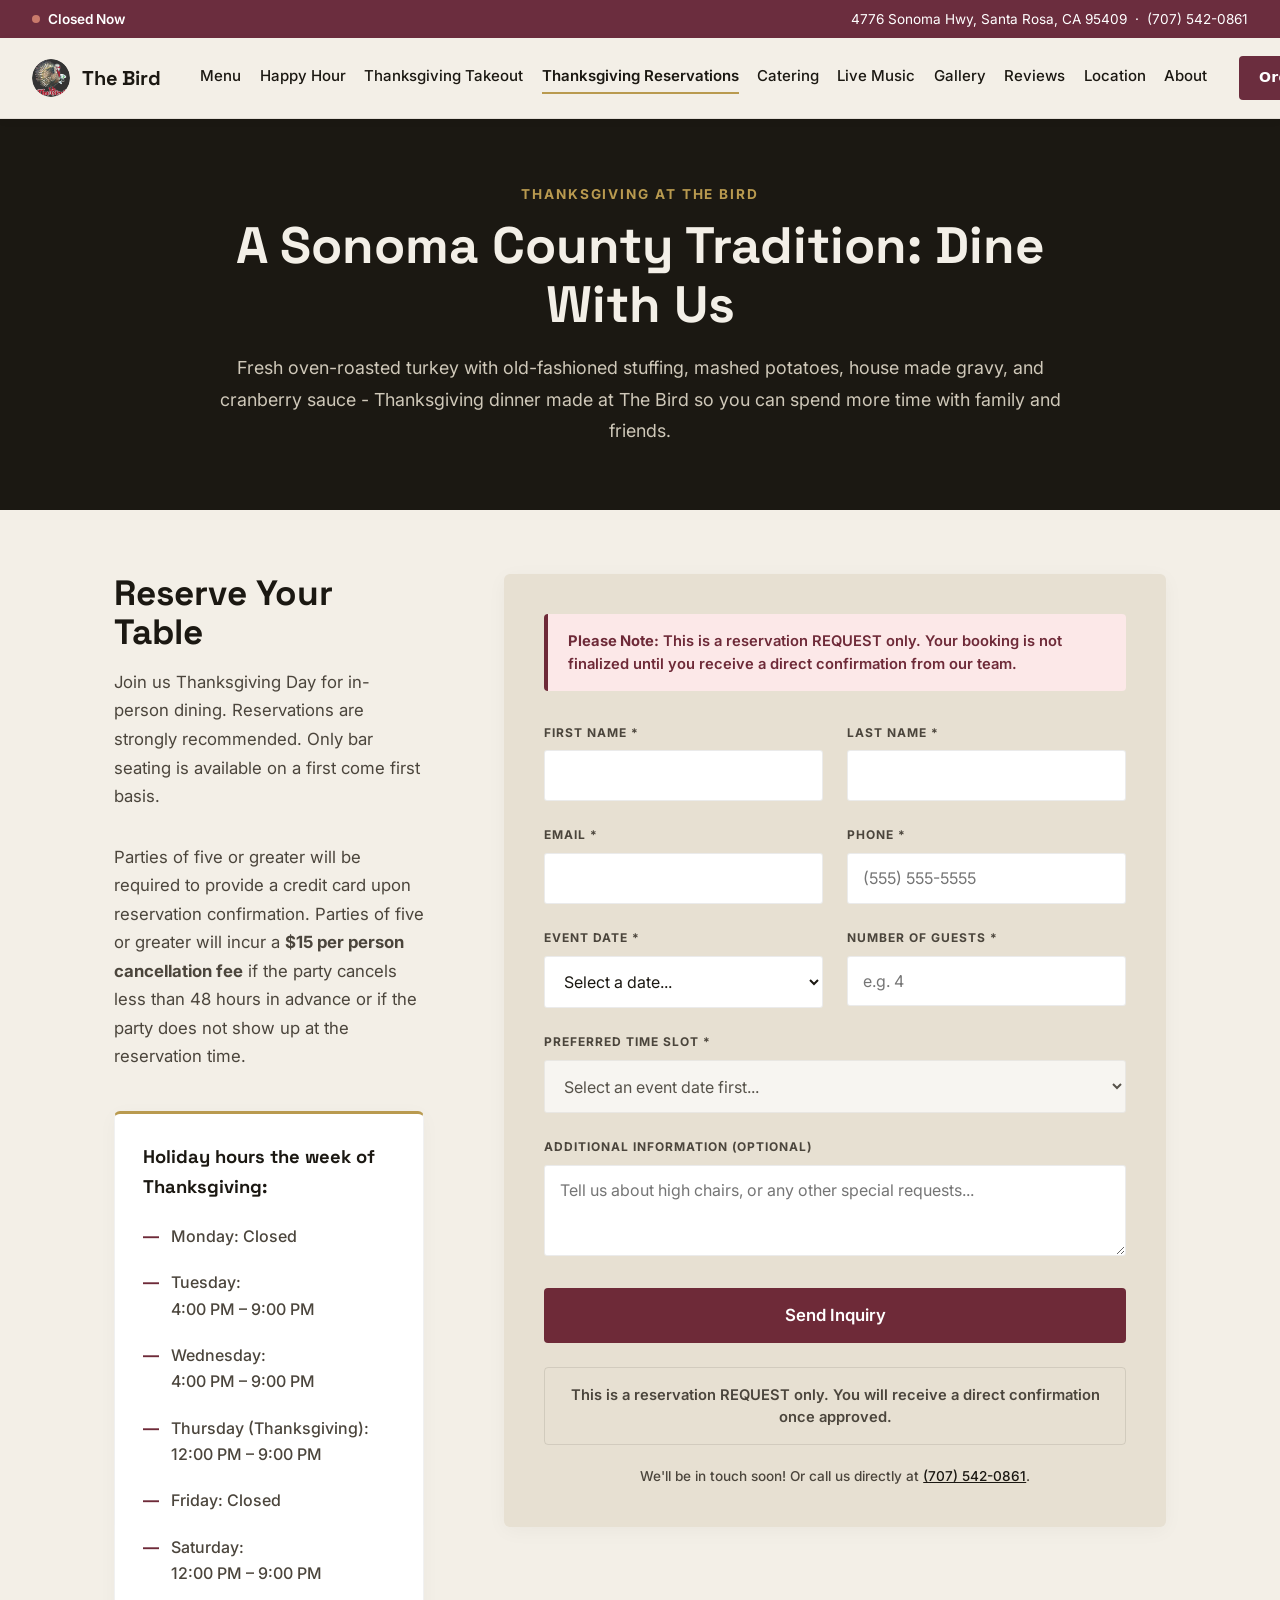
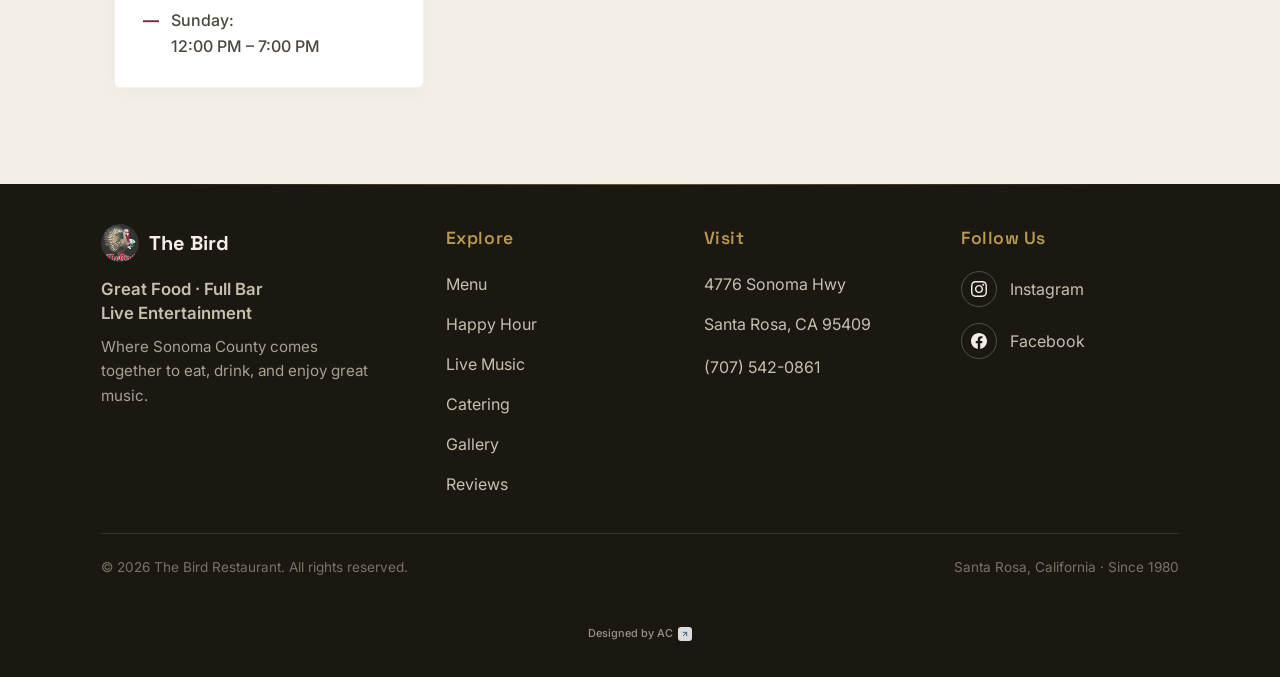
<file: thanksgiving-reservations_fixed.html>
<!DOCTYPE html>
<html lang="en">
<head>
<meta charset="UTF-8">
<meta name="viewport" content="width=device-width, initial-scale=1.0, user-scalable=yes">
<title>Thanksgiving Reservations — The Bird Restaurant</title>
<meta name="description" content="Reserve your table for Thanksgiving dinner at The Bird in Santa Rosa, Sonoma County.">
<link rel="icon" type="image/png" href="Bird_Logo_clknrs.png">
<link rel="preconnect" href="https://fonts.googleapis.com">
<link rel="preconnect" href="https://fonts.gstatic.com" crossorigin>
<link href="https://fonts.googleapis.com/css2?family=Space+Grotesk:wght@500;600;700&family=Plus+Jakarta+Sans:wght@400;500;600;700&family=Inter:wght@400;500;600;700&display=swap" rel="stylesheet">

<!-- Google Analytics GA4 -->
<script async src="https://www.googletagmanager.com/gtag/js?id=G-4L2MCNKGV0"></script>
<script>
  window.dataLayer = window.dataLayer || [];
  function gtag(){dataLayer.push(arguments);}
  gtag('js', new Date());
  gtag('config', 'G-4L2MCNKGV0');
</script>

<style>
  :root {
    --ink: #1B1812;
    --ink-soft: #4B453C;
    --paper: #F3EFE7;
    --paper-2: #E7E0D2;
    --wine: #6E2A38;
    --wine-light: #893447;
    --gold: #B99A4F;
    --display: 'Space Grotesk', sans-serif;
    --body: 'Inter', sans-serif;
  }

  * { margin: 0; padding: 0; box-sizing: border-box; }
  html { scroll-behavior: smooth; }
  body { max-width: 100vw; background: var(--paper); color: var(--ink); font-family: var(--body); line-height: 1.65; margin: 0; padding: 0; }

  a { color: inherit; text-decoration: none; }
  img { display: block; max-width: 100%; }
  ::selection { background: var(--gold); color: var(--ink); }

  .wrap { max-width: 1180px; margin: 0 auto; padding: 0 5vw; }

  /* Nav Links Styling & Gold Underline Effect (Forced Black Text) */
  .nav-links { 
    display: flex; 
    align-items: center; 
    gap: 1.15rem; 
    font-size: 0.94rem; 
    font-weight: 500; 
    white-space: nowrap; 
  }
  .nav-links a {
    position: relative;
    padding-bottom: 4px;
    color: var(--ink) !important;
    text-decoration: none;
    transition: opacity 0.2s ease;
  }
  .nav-links a:hover,
  .nav-links a.active {
    color: var(--ink) !important;
    font-weight: 600;
  }
  .nav-links a::after {
    content: '';
    position: absolute;
    left: 0;
    bottom: -2px;
    width: 0;
    height: 2px;
    background-color: var(--gold);
    transition: width 0.25s ease-in-out;
  }
  .nav-links a:hover::after, 
  .nav-links a.active::after {
    width: 100%;
  }

  /* Accessible Buttons */
  .btn {
    display: inline-flex; 
    align-items: center; 
    justify-content: center; 
    gap: 0.5rem;
    padding: 1rem 2.2rem;
    min-width: 170px;
    font-size: 1.05rem;
    font-weight: 600;
    letter-spacing: 0.03em; 
    border-radius: 4px; 
    text-decoration: none;
    box-sizing: border-box;
    transition: transform 0.18s, background 0.18s, color 0.18s, border-color 0.18s;
  }
  .btn-gold { background: var(--gold); color: var(--ink); }
  .btn-gold:hover { background: #cbae6c; transform: translateY(-2px); }
  .btn-outline { border: 1.5px solid rgba(243,239,231,0.5); color: var(--paper); }
  .btn-outline:hover { border-color: var(--gold); color: var(--gold); transform: translateY(-2px); }

  /* ---------- Page Content Styles ---------- */
  .holiday-band { background: var(--ink); color: var(--paper); padding: 4rem 0; }
  .holiday-band .eyebrow { font-size: 0.85rem; font-weight: 700; letter-spacing: 0.14em; text-transform: uppercase; color: var(--gold); margin-bottom: 0.75rem; }
  .holiday-band h1 { font-family: var(--display); font-weight: 700; font-size: clamp(2.2rem, 5vw, 3.2rem); color: var(--paper); margin-bottom: 1.1rem; line-height: 1.15; }
  .holiday-band p { font-size: 1.12rem; color: #CFC8B9; line-height: 1.75; max-width: 860px; margin: 0 auto; text-align: center; }

  /* New Native Form Styles based on Catering Form Reference */
  .order-section { padding: 4rem 0 6rem; }
  .reservation-grid { 
    display: grid; 
    grid-template-columns: 1fr 1.1fr; 
    gap: 5rem; 
    max-width: 1100px; 
    margin: 0 auto; 
    align-items: start; 
  }
  
  .res-info h2 { font-family: var(--display); font-size: 2.2rem; font-weight: 700; line-height: 1.1; margin-bottom: 1rem; color: var(--ink); }
  .res-info p { font-size: 1.05rem; color: var(--ink-soft); margin-bottom: 2rem; line-height: 1.7; }
  .res-info ul { list-style: none; display: flex; flex-direction: column; gap: 1.25rem; margin-bottom: 2.5rem; }
  .res-info ul li { display: flex; gap: 0.75rem; font-weight: 500; align-items: flex-start; color: var(--ink-soft); }
  .res-info ul li::before { content: "—"; color: var(--wine); font-weight: 700; }

  .form-container { background: var(--paper-2); padding: 2.5rem; border-radius: 6px; box-shadow: 0 4px 20px rgba(0,0,0,0.04); }
  .form-row { display: grid; grid-template-columns: 1fr 1fr; gap: 1.5rem; margin-bottom: 1.5rem; }
  .form-group { display: flex; flex-direction: column; gap: 0.5rem; margin-bottom: 1.5rem; }
  .form-group.row-item { margin-bottom: 0; }
  
  .form-group label { font-size: 0.75rem; font-weight: 700; color: var(--ink-soft); text-transform: uppercase; letter-spacing: 0.08em; }
  .form-group input, .form-group select, .form-group textarea { 
    padding: 0.9rem; 
    border: 1px solid rgba(0,0,0,0.08); 
    border-radius: 3px; 
    font-family: inherit; 
    font-size: 1rem; 
    background: #ffffff;
    color: var(--ink);
    transition: border-color 0.2s;
  }
  .form-group input:focus, .form-group select:focus, .form-group textarea:focus {
    outline: none;
    border-color: var(--wine);
  }

  .disclaimer-banner { 
    background: #FCE8E8; 
    color: var(--wine); 
    padding: 1rem 1.25rem; 
    border-radius: 4px; 
    font-size: 0.92rem; 
    font-weight: 600; 
    margin-bottom: 2rem; 
    border-left: 4px solid var(--wine);
    line-height: 1.5;
  }
  
  .conditional-policy { 
    background: rgba(255,255,255,0.6); 
    padding: 1.25rem; 
    border-left: 3px solid var(--gold); 
    margin-bottom: 1.5rem; 
    display: none; 
    border-radius: 0 4px 4px 0;
  }
  .conditional-policy.active { display: block; animation: fadeIn 0.3s ease-in-out; }
  
  @keyframes fadeIn { from { opacity: 0; transform: translateY(-5px); } to { opacity: 1; transform: translateY(0); } }

  .checkbox-group { display: flex; gap: 0.75rem; align-items: flex-start; margin-bottom: 1rem; font-size: 0.9rem; line-height: 1.5; cursor: pointer; }
  .checkbox-group input[type="checkbox"] { margin-top: 0.2rem; width: 16px; height: 16px; accent-color: var(--wine); }
  .checkbox-group strong { color: var(--ink); }

  .btn-submit {
    width: 100%; 
    background: var(--wine); 
    color: #ffffff; 
    border: none; 
    padding: 1.1rem; 
    font-size: 1.05rem; 
    font-weight: 600;
    cursor: pointer;
    border-radius: 4px;
    transition: background 0.2s, transform 0.2s;
    font-family: inherit;
    margin-top: 0.5rem;
  }
  .btn-submit:hover { background: var(--wine-light); transform: translateY(-2px); }

  /* Messaging States */
  #capacity-full-msg { 
    display: none; 
    text-align: center; 
    padding: 5rem 2rem; 
    background: var(--paper-2); 
    border-radius: 8px; 
    max-width: 700px;
    margin: 0 auto;
  }
  #capacity-full-msg h2 { font-family: var(--display); color: var(--wine); font-size: 2.5rem; margin-bottom: 1rem; }
  #capacity-full-msg p { font-size: 1.15rem; color: var(--ink-soft); line-height: 1.7; }
  #success-msg { display: none; }

  /* ---------- Footer Base Classes ---------- */
  .footer-divider {
    position: absolute; 
    top: 0; 
    left: 10%; 
    right: 10%; 
    height: 1px; 
    background: linear-gradient(90deg, transparent, rgba(185, 154, 79, 0.5), transparent);
  }
  .footer-grid {
    display: grid;
    grid-template-columns: 1.4fr 1fr 1fr 1fr;
    gap: 2.5rem;
    padding-bottom: 2.2rem;
    border-bottom: 1px solid rgba(243,239,231,0.12);
  }
  .footer-bottom-flex {
    display: flex; 
    justify-content: space-between; 
    align-items: center; 
    flex-wrap: wrap; 
    gap: 0.8rem; 
    padding: 1.4rem 0 1.0rem 0; 
    font-size: 0.85rem; 
    color: #7A7265;
  }

  /* ---------- Mobile Header & Menu ---------- */
  .status-bar-inner {
    max-width: 1340px; margin: 0 auto; padding: 0.5rem 2rem; display: flex; justify-content: space-between; align-items: center; box-sizing: border-box;
  }
  .site-header-inner {
    max-width: 1340px; margin: 0 auto; padding: 1.1rem 2rem; display: flex; align-items: center; justify-content: space-between; box-sizing: border-box;
  }
  .hamburger {
    display: none; background: none; border: none; font-size: 1.5rem; cursor: pointer; color: var(--ink);
  }
  .mobile-menu {
    display: none; flex-direction: column; background-color: var(--paper); position: absolute; top: 100%; left: 0; width: 100%; padding: 1rem 2rem; border-bottom: 1px solid rgba(27,24,18,0.08); box-shadow: 0 10px 10px rgba(0,0,0,0.05);
  }
  .mobile-menu.active {
    display: flex; /* Fix to ensure toggled menu appears */
  }
  .mobile-menu a {
    padding: 0.75rem 0; font-weight: 500; border-bottom: 1px solid rgba(27,24,18,0.05); color: var(--ink); text-decoration: none;
  }
  .mobile-order-btn {
    background-color: var(--wine) !important; color: var(--paper) !important; text-align: center !important; padding: 0.85rem !important; border-radius: 4px; margin-top: 0.75rem; margin-bottom: 0.5rem; font-weight: 600 !important; border-bottom: none !important;
  }

  @media (max-width: 920px) { 
    .reservation-grid { grid-template-columns: 1fr; gap: 3rem; } 
    /* Status Bar Mobile Fix */
    .order-section {
      padding-bottom: 2rem;
    }
    .status-bar-inner {
      flex-direction: column; gap: 0.4rem; text-align: left; align-items: flex-start; padding: 0.85rem 5vw; line-height: 1.4;
    }
    .nav-links, .header-order-btn {
      display: none !important;
    }
    .hamburger {
      display: block;
    }
    .site-header-inner {
      padding: 1rem;
    }
    /* Footer Mobile Fix */
    .site-footer {
      padding-top: 4rem !important; 
    }
    .footer-divider {
      top: 1.5rem; left: 5%; right: 5%; background: linear-gradient(90deg, transparent, rgba(185, 154, 79, 0.8), transparent);
    }
    .footer-grid {
      grid-template-columns: 1fr; gap: 2rem;
    }
    .footer-bottom-flex {
      flex-direction: column; justify-content: center; text-align: center;
    }
  }
  
  @media (max-width: 600px) {
    .form-row { grid-template-columns: 1fr; gap: 1.5rem; margin-bottom: 0; }
    .form-group.row-item { margin-bottom: 1.5rem; }
  }
</style>
</head>
<body>

<!-- 1. STATUS BAR -->
<div class="status-bar" style="background-color: #6B2D3E; color: #FFFFFF; font-size: 0.85rem; width: 100%; box-sizing: border-box;">
  <div class="status-bar-inner">
    <div style="display: flex; align-items: center; gap: 0.5rem; font-weight: 600;">
      <span id="status-dot" style="width: 8px; height: 8px; background-color: #7FBF7F; border-radius: 50%; display: inline-block;"></span>
      <span id="status-text">Checking hours…</span>
    </div>
    <div class="status-address">
      <a href="https://www.google.com/maps/search/?api=1&query=4776+Sonoma+Hwy,+Santa+Rosa,+CA+95409" target="_blank" rel="noopener noreferrer" style="color: #FFFFFF; text-decoration: none;">4776 Sonoma Hwy, Santa Rosa, CA 95409</a> 
      &nbsp;·&nbsp; 
      <a href="tel:+17075420861" style="color: #FFFFFF; text-decoration: none; white-space: nowrap;">(707) 542-0861</a>
    </div>
  </div>
</div>

<!-- 2. STICKY NAV BAR -->
<header class="site-header" style="position: sticky; top: 0; z-index: 1000; background-color: #F3EFE7; border-bottom: 1px solid rgba(27,24,18,0.08); box-shadow: 0 2px 10px rgba(0,0,0,0.03); width: 100%;">
  <div class="site-header-inner">
    <a href="index.html" style="display: flex; align-items: center; gap: 0.75rem; text-decoration: none; flex-shrink: 0;">
     <img src="Bird_Logo_clknrs.png" alt="The Bird Logo" width="38" height="38" style="height: 38px; width: auto; border-radius: 50%;">
      <span style="font-family: var(--display); font-weight: 700; font-size: 1.25rem; color: #1B1812; letter-spacing: -0.01em;">The Bird</span>
    </a>
    <nav class="nav-links" style="margin-left: 2.5rem; margin-right: 2rem;">
      <a href="menu.html">Menu</a>
      <a href="happyhour.html">Happy Hour</a>
      <a href="thanksgiving-takeout.html">Thanksgiving Takeout</a>
      <a href="thanksgiving-reservations.html" class="active">Thanksgiving Reservations</a>
      <a href="catering.html">Catering</a>
      <a href="livemusic.html">Live Music</a>
      <a href="gallery.html">Gallery</a>
      <a href="reviews.html">Reviews</a>
      <a href="location.html">Location</a>
      <a href="about.html">About</a>
    </nav>
    <div style="flex-shrink: 0; display: flex; align-items: center; gap: 1rem;">
      <a href="https://order.spoton.com/so-the-bird-4685/santa-rosa-ca/60ccbc7724b4c4514ff4c87b" target="_blank" rel="noopener noreferrer" class="header-order-btn" style="display: inline-block; background-color: #6B2D3E; color: #FFFFFF; font-family: system-ui, -apple-system, BlinkMacSystemFont, 'Segoe UI', Roboto, sans-serif; font-weight: 600; font-size: 0.88rem; padding: 0.65rem 1.25rem; border-radius: 4px; text-decoration: none; letter-spacing: 0.02em;">Order Now</a>
      <button class="hamburger" id="mobile-menu-toggle" aria-label="Toggle navigation">
        <svg viewBox="0 0 24 24" width="28" height="28" stroke="currentColor" stroke-width="2.5" fill="none" stroke-linecap="round" stroke-linejoin="round">
          <line x1="3" y1="12" x2="21" y2="12"></line>
          <line x1="3" y1="6" x2="21" y2="6"></line>
          <line x1="3" y1="18" x2="21" y2="18"></line>
        </svg>
      </button>
    </div>
  </div>
  
  <!-- Mobile Menu Dropdown -->
  <nav class="mobile-menu" id="mobile-menu">
    <a href="menu.html">Menu</a>
    <a href="happyhour.html">Happy Hour</a>
    <a href="thanksgiving-takeout.html">Thanksgiving Takeout</a>
    <a href="thanksgiving-reservations.html" class="active">Thanksgiving Reservations</a>
    <a href="catering.html">Catering</a>
    <a href="livemusic.html">Live Music</a>
    <a href="gallery.html">Gallery</a>
    <a href="reviews.html">Reviews</a>
    <a href="location.html">Location</a>
    <a href="about.html">About</a>
    <a href="https://order.spoton.com/so-the-bird-4685/santa-rosa-ca/60ccbc7724b4c4514ff4c87b" target="_blank" rel="noopener noreferrer" class="mobile-order-btn">Order Now</a>
  </nav>
</header>

<main>
<!-- THANKSGIVING HERO BANNER -->
<section class="holiday-band">
  <div class="wrap" style="text-align: center; max-width: 980px;">
    <div class="eyebrow">Thanksgiving at The Bird</div>
    <h1>A Sonoma County Tradition: Dine With Us</h1>
    <p>Fresh oven-roasted turkey with old-fashioned stuffing, mashed potatoes, house made gravy, and cranberry sauce - Thanksgiving dinner made at The Bird so you can spend more time with family and friends.</p>
  </div>
</section>

<!-- NEW NATIVE FORM SECTION -->
<section class="order-section">
  <div class="wrap">
    
    <!-- EMERGENCY PIVOT (Hidden by default, triggered via JS) -->
    <div id="capacity-full-msg">
      <h2>Reservations Are Full</h2>
      <p>We have reached our maximum capacity for online Thanksgiving reservation requests. Please call us directly at <strong>(707) 542-0861</strong> to check for last-minute availability or cancellations.</p>
    </div>

    <!-- SUCCESS MESSAGE (Shown upon submission) -->
    <div id="success-msg" style="max-width: 500px; padding: 4rem 3rem; background: var(--paper-2); border-radius: 8px; margin: 0 auto; text-align: center;">
      <div style="display: flex; justify-content: center; margin-bottom: 1.5rem;">
        <div style="width: 64px; height: 64px; border-radius: 50%; border: 1.5px solid var(--wine); display: flex; align-items: center; justify-content: center; color: var(--wine);">
          <svg width="32" height="32" viewBox="0 0 24 24" fill="none" stroke="currentColor" stroke-width="1.5" stroke-linecap="round" stroke-linejoin="round"><polyline points="20 6 9 17 4 12"></polyline></svg>
        </div>
      </div>
      <h2 style="font-family: var(--display); color: var(--ink); font-size: 2.2rem; margin-bottom: 1rem;">Thank you!</h2>
      <p style="font-size: 1.15rem; color: var(--ink-soft); line-height: 1.6; margin: 0;">We received your Thanksgiving Reservation and will get back to you within <span style="white-space: nowrap;">48-72 hours.</span></p>
    </div>

    <!-- MAIN FORM LAYOUT -->
    <div class="reservation-grid" id="reservation-form-area">
      
      <!-- Left Column: Info -->
      <div class="res-info">
         <h2>Reserve Your Table</h2>
         <p>Join us Thanksgiving Day for in-person dining. Reservations are strongly recommended. Only bar seating is available on a first come first basis.</p>
         <p>Parties of five or greater will be required to provide a credit card upon reservation confirmation. Parties of five or greater will incur a <strong>$15 per person cancellation fee</strong> if the party cancels less than 48 hours in advance or if the party does not show up at the reservation time.</p>
         
         <div style="background: #ffffff; padding: 1.75rem; border-radius: 6px; border: 1px solid rgba(27,24,18,0.06); border-top: 3px solid var(--gold); box-shadow: 0 4px 20px rgba(0,0,0,0.03); margin-top: 2.5rem;">
           <h3 style="font-family: var(--display); font-size: 1.15rem; font-weight: 700; color: var(--ink); margin-bottom: 1.25rem;">Holiday hours the week of Thanksgiving:</h3>
           <ul style="margin-bottom: 0;">
             <li><span>Monday: Closed</span></li>
             <li><span>Tuesday:<br><span style="white-space: nowrap;">4:00 PM – 9:00 PM</span></span></li>
             <li><span>Wednesday:<br><span style="white-space: nowrap;">4:00 PM – 9:00 PM</span></span></li>
             <li><span>Thursday (Thanksgiving):<br><span style="white-space: nowrap;">12:00 PM – 9:00 PM</span></span></li>
             <li><span>Friday: Closed</span></li>
             <li><span>Saturday:<br><span style="white-space: nowrap;">12:00 PM – 9:00 PM</span></span></li>
             <li><span>Sunday:<br><span style="white-space: nowrap;">12:00 PM – 7:00 PM</span></span></li>
           </ul>
         </div>
      </div>

      <!-- Right Column: The Form -->
      <div class="form-container">
        <!-- Added Netlify attributes and removed inline JS for a cleaner AJAX submission -->
        <form id="thanksgiving-form" method="POST" name="thanksgiving-reservations" data-netlify="true">
          <input type="hidden" name="form-name" value="thanksgiving-reservations">
          
          <div class="disclaimer-banner">
            <strong>Please Note:</strong> This is a reservation REQUEST only. Your booking is not finalized until you receive a direct confirmation from our team.
          </div>
          
          <div class="form-row">
            <div class="form-group row-item">
              <label>First Name *</label>
              <!-- MUST add 'name' attribute for Netlify to see data -->
              <input type="text" name="first-name" required>
            </div>
            <div class="form-group row-item">
              <label>Last Name *</label>
              <input type="text" name="last-name" required>
            </div>
          </div>

          <div class="form-row">
            <div class="form-group row-item">
              <label>Email *</label>
              <input type="email" name="email" required>
            </div>
            <div class="form-group row-item">
              <label>Phone *</label>
              <input type="tel" id="phone-input" name="phone" required placeholder="(555) 555-5555" maxlength="14">
            </div>
          </div>

          <div class="form-row">
            <div class="form-group row-item">
              <label>Event Date *</label>
              <select id="pref-day" name="event-date" required>
                <option value="">Select a date...</option>
                <option value="Tuesday, Nov 24">Tuesday, Nov 24</option>
                <option value="Wednesday, Nov 25">Wednesday, Nov 25</option>
                <option value="Thursday, Nov 26">Thursday, Nov 26</option>
                <option value="Saturday, Nov 28">Saturday, Nov 28</option>
                <option value="Sunday, Nov 29">Sunday, Nov 29</option>
              </select>
            </div>
            <div class="form-group row-item">
              <label>Number of Guests *</label>
              <input type="number" id="party-size" name="party-size" min="1" max="25" required placeholder="e.g. 4">
            </div>
          </div>

          <div class="form-group">
            <label>Preferred Time Slot *</label>
            <select id="pref-time" name="time-slot" required disabled>
              <option value="">Select an event date first...</option>
            </select>
          </div>

          <!-- CONDITIONAL LARGE PARTY POLICY (Triggers on 5+ guests) -->
          <div id="large-party-policy" class="conditional-policy">
            <p style="font-weight: 700; margin-bottom: 0.5rem; color: var(--wine); font-size: 0.95rem;">Large Party Policy (5+ Guests)</p>
            <p style="font-size: 0.85rem; margin-bottom: 1.25rem; color: var(--ink-soft); line-height: 1.5;">For parties of 5 or more a credit card will be required at time of reservation.</p>
            
            <label class="checkbox-group">
              <input type="checkbox" id="fee-consent" name="fee-consent" value="Agreed">
              <span>I understand that if my party cancels less than 48 hours in advance or if the party does not show up at the reservation time, a <strong>$15 per person cancellation fee</strong> will be charged on my credit card.</span>
            </label>
            
            <label class="checkbox-group">
              <input type="checkbox" id="phone-consent" name="phone-consent" value="Agreed">
              <span><strong>PCI Compliance:</strong> I agree to be contacted by phone to provide secure payment details to finalize this request. (Do not enter card info here).</span>
            </label>
          </div>

          <div class="form-group">
            <label>Additional Information (Optional)</label>
            <textarea name="additional-info" rows="3" placeholder="Tell us about high chairs, or any other special requests..."></textarea>
          </div>

          <button type="submit" class="btn-submit">Send Inquiry</button>
          
          <div class="disclaimer-banner" style="margin-top: 1.5rem; margin-bottom: 0; background: transparent; border: 1px solid rgba(27,24,18,0.1); color: var(--ink-soft); text-align: center;">
            This is a reservation REQUEST only. You will receive a direct confirmation once approved.
          </div>

          <div style="text-align: center; margin-top: 1.25rem; font-size: 0.85rem; font-weight: 500; color: var(--ink-soft);">
            We'll be in touch soon! Or call us directly at <a href="tel:+17075420861" style="text-decoration: underline; color: var(--ink);"> (707) 542-0861</a>.
          </div>
        </form>
      </div>
    </div>
  </div>
</section>
</main>

<!-- ACCESSIBLE MASTER FOOTER (Optimized for 55+) -->
<footer class="site-footer" style="background: #1B1812; border-top: none; position: relative; color: #C7C0AF; padding: 2.5rem 0 1.5rem 0; width: 100%; box-sizing: border-box; text-align: left;">
  <div class="footer-divider"></div>
  <div class="wrap" style="max-width: 1180px; margin: 0 auto; padding: 0 4vw;">
    <div class="footer-grid">
      <!-- Column 1 -->
      <div>
        <a href="index.html" style="display: flex; align-items: center; gap: 0.6rem; margin-bottom: 1rem; text-decoration: none;">
          <img loading="lazy" src="Bird_Logo_clknrs.png" alt="The Bird Logo" width="38" height="38" style="height: 38px; width: auto; border-radius: 50%;">
          <span style="font-family: var(--display); font-weight: 700; font-size: 1.25rem; color: #F3EFE7;">The Bird</span>
        </a>
        <div style="margin-bottom: 0.6rem; font-size: 1.05rem; font-weight: 600; color: #C7C0AF; line-height: 1.4;">
          Great Food · Full Bar<br>Live Entertainment
        </div>
        <p style="font-size: 0.95rem; color: #A8A090; line-height: 1.6; max-width: 280px; margin: 0;">
          Where Sonoma County comes together to eat, drink, and enjoy great music.
        </p>
      </div>
      <!-- Column 2 -->
      <div>
        <h4 style="font-family: var(--display); font-size: 1.1rem; font-weight: 600; color: var(--gold); margin-bottom: 1.1rem; letter-spacing: 0.03em;">Explore</h4>
        <ul style="list-style: none; padding: 0; margin: 0; display: flex; flex-direction: column; gap: 0.85rem; font-size: 1rem;">
          <li><a href="menu.html" style="color: #C7C0AF; text-decoration: none;">Menu</a></li>
          <li><a href="happyhour.html" style="color: #C7C0AF; text-decoration: none;">Happy Hour</a></li>
          <li><a href="livemusic.html" style="color: #C7C0AF; text-decoration: none;">Live Music</a></li>
          <li><a href="catering.html" style="color: #C7C0AF; text-decoration: none;">Catering</a></li>
          <li><a href="gallery.html" style="color: #C7C0AF; text-decoration: none;">Gallery</a></li>
          <li><a href="reviews.html" style="color: #C7C0AF; text-decoration: none;">Reviews</a></li>
        </ul>
      </div>
      <!-- Column 3 -->
      <div>
        <h4 style="font-family: var(--display); font-size: 1.1rem; font-weight: 600; color: var(--gold); margin-bottom: 1.1rem; letter-spacing: 0.03em;">Visit</h4>
        <div style="display: flex; flex-direction: column; gap: 0.85rem; font-size: 1rem; color: #C7C0AF;">
          <a href="https://www.google.com/maps/search/?api=1&query=4776+Sonoma+Hwy,+Santa+Rosa,+CA+95409" target="_blank" rel="noopener" style="color: #C7C0AF; text-decoration: none;">4776 Sonoma Hwy</a>
          <a href="https://www.google.com/maps/search/?api=1&query=4776+Sonoma+Hwy,+Santa+Rosa,+CA+95409" target="_blank" rel="noopener" style="color: #C7C0AF; text-decoration: none;">Santa Rosa, CA 95409</a>
          <a href="tel:+17075420861" style="color: #C7C0AF; text-decoration: none; margin-top: 0.2rem;">(707) 542-0861</a>
        </div>
      </div>
      <!-- Column 4 -->
      <div>
        <h4 style="font-family: var(--display); font-size: 1.1rem; font-weight: 600; color: var(--gold); margin-bottom: 1.1rem; letter-spacing: 0.03em;">Follow Us</h4>
        <div style="display: flex; align-items: center; gap: 0.8rem; margin-bottom: 1rem;">
          <a href="https://www.instagram.com/thebirdrestaurant707/" target="_blank" rel="noopener noreferrer" aria-label="Instagram" style="display: inline-flex; align-items: center; justify-content: center; width: 36px; height: 36px; border-radius: 50%; border: 1px solid rgba(243,239,231,0.25); color: #F3EFE7; text-decoration: none;">
            <svg width="16" height="16" fill="currentColor" viewBox="0 0 24 24"><path d="M12 2.163c3.204 0 3.584.012 4.85.07 3.252.148 4.771 1.691 4.919 4.919.058 1.265.069 1.645.069 4.849 0 3.205-.012 3.584-.069 4.849-.149 3.225-1.664 4.771-4.919 4.919-1.266.058-1.644.07-4.85.07-3.204 0-3.584-.012-4.849-.07-3.26-.149-4.771-1.699-4.919-4.92-.058-1.265-.07-1.644-.07-4.849 0-3.204.013-3.583.07-4.849.149-3.227 1.664-4.771 4.919-4.919 1.266-.057 1.645-.069 4.849-.069zm0-2.163c-3.259 0-3.667.014-4.947.072-4.358.2-6.78 2.618-6.98 6.98-.059 1.281-.073 1.689-.073 4.948 0 3.259.014 3.668.072 4.948.2 4.358 2.618 6.78 6.98 6.98 1.281.058 1.689.072 4.948.072 3.259 0 3.668-.014 4.948-.072 4.354-.2 6.782-2.618 6.979-6.98.059-1.28.073-1.689.073-4.948 0-3.259-.014-3.667-.072-4.947-.196-4.354-2.617-6.78-6.979-6.98-1.281-.059-1.69-.073-4.949-.073zm0 5.838c-3.403 0-6.162 2.759-6.162 6.162s2.759 6.163 6.162 6.163 6.162-2.759 6.162-6.163c0-3.403-2.759-6.162-6.162-6.162zm0 10.162c-2.209 0-4-1.79-4-4 0-2.209 1.791-4 4-4s4 1.791 4 4c0 2.21-1.791 4-4 4zm6.406-11.845c-.796 0-1.441.645-1.441 1.44s.645 1.44 1.441 1.44c.795 0 1.439-.645 1.439-1.44s-.644-1.44-1.439-1.44z"/></svg>
          </a>
          <a href="https://www.instagram.com/thebirdrestaurant707/" target="_blank" rel="noopener noreferrer" style="color: #C7C0AF; text-decoration: none; font-size: 1rem;">Instagram</a>
        </div>
        
        <div style="display: flex; align-items: center; gap: 0.8rem;">
          <a href="https://www.facebook.com/thebird707" target="_blank" rel="noopener noreferrer" aria-label="Facebook" style="display: inline-flex; align-items: center; justify-content: center; width: 36px; height: 36px; border-radius: 50%; border: 1px solid rgba(243,239,231,0.25); color: #F3EFE7; text-decoration: none;">
            <svg width="16" height="16" fill="currentColor" viewBox="0 0 24 24"><path d="M24 12.073c0-6.627-5.373-12-12-12s-12 5.373-12 12c0 5.99 4.388 10.954 10.125 11.854v-8.385H7.078v-3.47h3.047V9.43c0-3.007 1.792-4.669 4.533-4.669 1.312 0 2.686.235 2.686.235v2.953H15.83c-1.491 0-1.956.925-1.956 1.874v2.25h3.328l-.532 3.47h-2.796v8.385C19.612 23.027 24 18.062 24 12.073z"/></svg>
          </a>
          <a href="https://www.facebook.com/thebird707" target="_blank" rel="noopener noreferrer" style="color: #C7C0AF; text-decoration: none; font-size: 1rem;">Facebook</a>
        </div>
      </div>
    </div>
    
    <div class="footer-bottom-flex">
      <span>&copy; 2026 The Bird Restaurant. All rights reserved.</span>
      <span>Santa Rosa, California · Since 1980</span>
    </div>
    <div style="text-align: center; margin-top: 1.5rem; padding-bottom: 0.5rem;">
      <a href="https://castroascend.netlify.app/" target="_blank" rel="noopener noreferrer" style="color: #9A9285; font-size: 0.68rem; font-weight: 500; text-decoration: none; display: inline-flex; align-items: center; gap: 0.25rem;">
        Designed by AC
        <span style="display: inline-flex; align-items: center; justify-content: center; width: 14px; height: 14px; background: #DCDCDC; border-radius: 3px; margin-left: 0.1rem;">
          <svg width="8" height="8" viewBox="0 0 24 24" fill="none" stroke="#3B62A0" stroke-width="3" stroke-linecap="round" stroke-linejoin="round"><line x1="7" y1="17" x2="17" y2="7"></line><polyline points="7 7 17 7 17 17"></polyline></svg>
        </span>
      </a>
    </div>
  </div>
</footer>

<script>
  // Open Now status logic based on business hours
  (function() {
    const dot = document.getElementById('status-dot');
    const text = document.getElementById('status-text');
    const now = new Date();
    const day = now.getDay(); // 0 = Sunday
    const hour = now.getHours() + now.getMinutes() / 60;
    const hoursMap = {
      0: [12, 19], // Sunday
      1: null,     // Monday closed
      2: [12, 21], 3: [12, 21], 4: [12, 21], 5: [12, 21],
      6: [12, 21]
    };
    const todays = hoursMap[day];
    const isOpen = todays && hour >= todays[0] && hour < todays[1];
    if (isOpen) {
      text.textContent = 'Open Now';
    } else {
      dot.style.backgroundColor = '#C97A6B';
      text.textContent = 'Closed Now';
    }
  })();
</script>

<script>
  // Mobile Menu Toggle
  document.addEventListener("DOMContentLoaded", function() {
    const toggleBtn = document.getElementById('mobile-menu-toggle');
    const mobileMenu = document.getElementById('mobile-menu');
    if (toggleBtn && mobileMenu) {
        toggleBtn.addEventListener('click', function() {
          mobileMenu.classList.toggle('active');
        });
    }
  });

  // --------------------------------------------------------
  // THANKSGIVING RESERVATION FORM LOGIC
  // --------------------------------------------------------
  document.addEventListener('DOMContentLoaded', () => {
    const daySelect = document.getElementById('pref-day');
    const timeSelect = document.getElementById('pref-time');
    const partyInput = document.getElementById('party-size');
    const policyArea = document.getElementById('large-party-policy');
    const feeConsent = document.getElementById('fee-consent');
    const phoneConsent = document.getElementById('phone-consent');
    
    // Holiday Hours Matrix updated for the whole week
    const times = {
      'Tuesday, Nov 24': ['4:00 PM', '4:30 PM', '5:00 PM', '5:30 PM', '6:00 PM', '6:30 PM', '7:00 PM', '7:30 PM', '8:00 PM', '8:30 PM'],
      'Wednesday, Nov 25': ['4:00 PM', '4:30 PM', '5:00 PM', '5:30 PM', '6:00 PM', '6:30 PM', '7:00 PM', '7:30 PM', '8:00 PM', '8:30 PM'],
      'Thursday, Nov 26': ['12:00 PM', '12:30 PM', '1:00 PM', '1:30 PM', '2:00 PM', '2:30 PM', '3:00 PM', '3:30 PM', '4:00 PM', '4:30 PM', '5:00 PM', '5:30 PM', '6:00 PM', '6:30 PM', '7:00 PM', '7:30 PM', '8:00 PM', '8:30 PM'],
      'Saturday, Nov 28': ['12:00 PM', '12:30 PM', '1:00 PM', '1:30 PM', '2:00 PM', '2:30 PM', '3:00 PM', '3:30 PM', '4:00 PM', '4:30 PM', '5:00 PM', '5:30 PM', '6:00 PM', '6:30 PM', '7:00 PM', '7:30 PM', '8:00 PM', '8:30 PM'],
      'Sunday, Nov 29': ['12:00 PM', '12:30 PM', '1:00 PM', '1:30 PM', '2:00 PM', '2:30 PM', '3:00 PM', '3:30 PM', '4:00 PM', '4:30 PM', '5:00 PM', '5:30 PM', '6:00 PM', '6:30 PM']
    };

    // Phone Number Formatting: Auto (555) 555-5555
    const phoneInput = document.getElementById('phone-input');
    if (phoneInput) {
      phoneInput.addEventListener('input', function (e) {
        var x = e.target.value.replace(/\D/g, '').match(/(\d{0,3})(\d{0,3})(\d{0,4})/);
        e.target.value = !x[2] ? x[1] : '(' + x[1] + ') ' + x[2] + (x[3] ? '-' + x[3] : '');
      });
    }

    // 1. Dynamic Time Slot Population
    if (daySelect) {
      daySelect.addEventListener('change', (e) => {
        const day = e.target.value;
        timeSelect.innerHTML = '<option value="">Select a time slot...</option>';
        
        if (day && times[day]) {
          times[day].forEach(t => {
            const opt = document.createElement('option');
            opt.value = t;
            opt.textContent = t;
            timeSelect.appendChild(opt);
          });
          timeSelect.disabled = false;
        } else {
          timeSelect.innerHTML = '<option value="">Select an event date first...</option>';
          timeSelect.disabled = true;
        }
      });
    }

    // 2. Large Party Conditional Logic & Required Checkboxes
    if (partyInput) {
      partyInput.addEventListener('input', (e) => {
        const size = parseInt(e.target.value, 10);
        if (size >= 5) {
          policyArea.classList.add('active');
          feeConsent.required = true;
          phoneConsent.required = true;
        } else {
          policyArea.classList.remove('active');
          feeConsent.required = false;
          phoneConsent.required = false;
          feeConsent.checked = false;
          phoneConsent.checked = false;
        }
      });
    }
    
    // 3. Emergency Pivot Plan (Developer Toggle)
    const IS_CAPACITY_FULL = false; 
    
    if (IS_CAPACITY_FULL) {
      document.getElementById('reservation-form-area').style.display = 'none';
      document.getElementById('capacity-full-msg').style.display = 'block';
    }

    // 4. Netlify Form AJAX Submission logic
    const resForm = document.getElementById('thanksgiving-form');
    if (resForm) {
      resForm.addEventListener('submit', function(e) {
        e.preventDefault();
        const submitBtn = resForm.querySelector('button[type="submit"]');
        if (submitBtn) {
          submitBtn.disabled = true;
          submitBtn.textContent = 'Sending Inquiry...';
        }

        const formData = new FormData(resForm);
        
        fetch('/', {
          method: 'POST',
          headers: { 'Content-Type': 'application/x-www-form-urlencoded' },
          body: new URLSearchParams(formData).toString()
        })
        .then(() => {
          document.getElementById('reservation-form-area').style.display = 'none'; 
          document.getElementById('success-msg').style.display = 'block'; 
          window.scrollTo({ top: document.querySelector('.order-section').offsetTop - 100, behavior: 'smooth' });
        })
        .catch(() => {
          alert("There was an error submitting your request. Please try calling us instead at (707) 542-0861.");
          if (submitBtn) {
            submitBtn.disabled = false;
            submitBtn.textContent = 'Send Inquiry';
          }
        });
      });
    }
  });
</script>
</body>
</html>
</file>
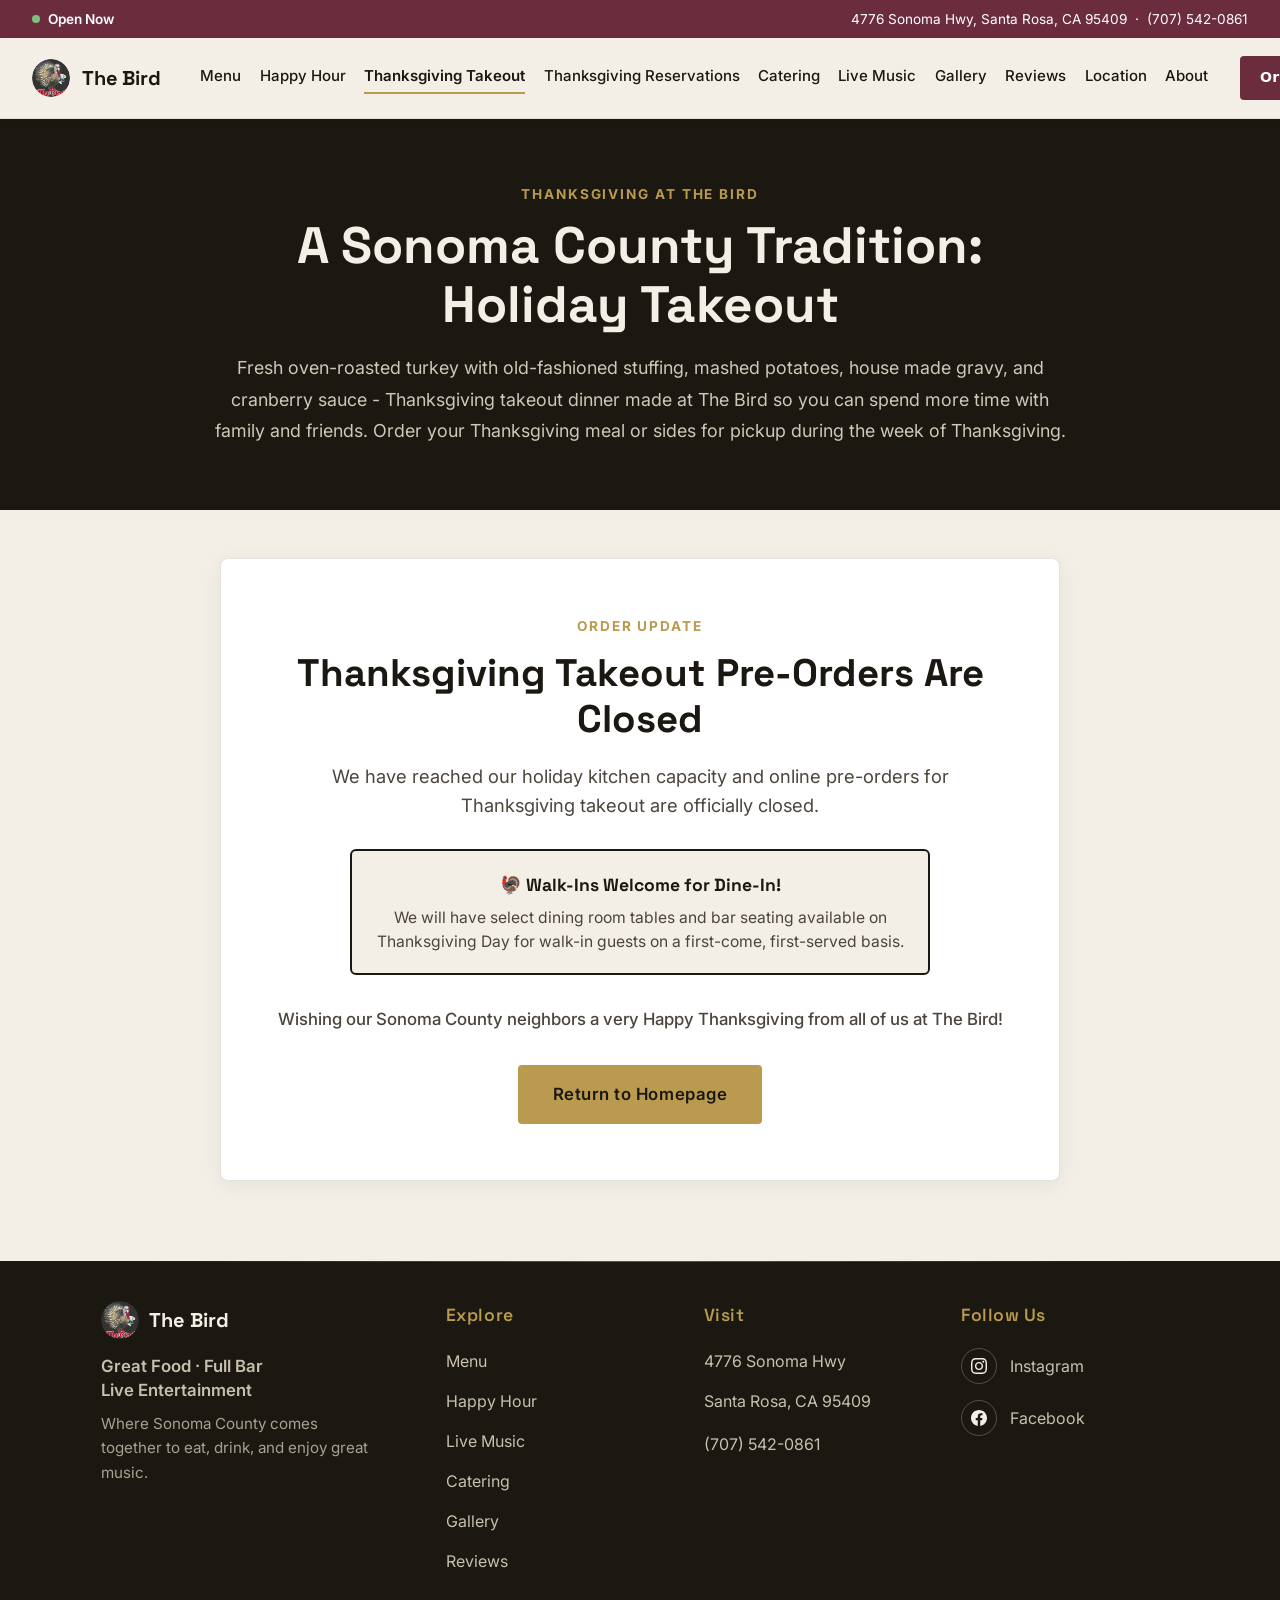
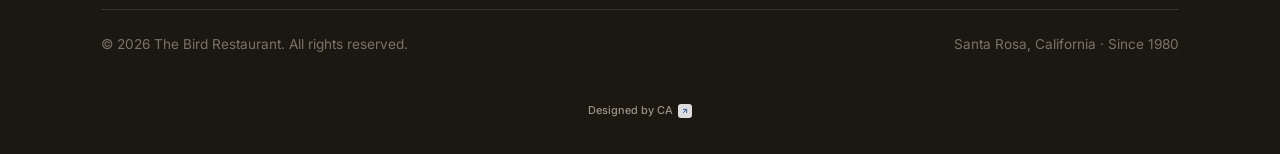
<file: thanksgiving-takeout.html>
<!DOCTYPE html>
<html lang="en">
<head>
<meta charset="UTF-8">
<meta name="viewport" content="width=device-width, initial-scale=1.0, user-scalable=yes">
<title>Thanksgiving Takeout — The Bird Restaurant</title>
<meta name="description" content="Order Thanksgiving takeout dinner and sides from The Bird in Santa Rosa, Sonoma County.">
<link rel="icon" type="image/png" href="Bird_Logo_clknrs.png">
<link rel="preconnect" href="https://fonts.googleapis.com">
<link rel="preconnect" href="https://fonts.gstatic.com" crossorigin>
<link href="https://fonts.googleapis.com/css2?family=Space+Grotesk:wght@500;600;700&family=Plus+Jakarta+Sans:wght@400;500;600;700&family=Inter:wght@400;500;600;700&display=swap" rel="stylesheet">

<!-- Google Analytics GA4 -->
<script async src="https://www.googletagmanager.com/gtag/js?id=G-4L2MCNKGV0"></script>
<script>
  window.dataLayer = window.dataLayer || [];
  function gtag(){dataLayer.push(arguments);}
  gtag('js', new Date());
  gtag('config', 'G-4L2MCNKGV0');
</script>

<style>
  :root {
    --ink: #1B1812;
    --ink-soft: #4B453C;
    --paper: #F3EFE7;
    --paper-2: #E7E0D2;
    --wine: #6E2A38;
    --wine-light: #893447;
    --gold: #B99A4F;
    --display: 'Space Grotesk', sans-serif;
    --body: 'Inter', sans-serif;
  }

  * { margin: 0; padding: 0; box-sizing: border-box; }
  html { scroll-behavior: smooth; }
  body { max-width: 100vw; background: var(--paper); color: var(--ink); font-family: var(--body); line-height: 1.65; margin: 0; padding: 0; }

  a { color: inherit; text-decoration: none; }
  img { display: block; max-width: 100%; }
  ::selection { background: var(--gold); color: var(--ink); }

  .wrap { max-width: 1180px; margin: 0 auto; padding: 0 5vw; }

  .nav-links { 
    display: flex; 
    align-items: center; 
    gap: 1.15rem; 
    font-size: 0.94rem; 
    font-weight: 500; 
    white-space: nowrap; 
  }
  .nav-links a {
    position: relative;
    padding-bottom: 4px;
    color: var(--ink) !important;
    text-decoration: none;
    transition: opacity 0.2s ease;
  }
  .nav-links a:hover,
  .nav-links a.active {
    color: var(--ink) !important;
    font-weight: 600;
  }
  .nav-links a::after {
    content: '';
    position: absolute;
    left: 0;
    bottom: -2px;
    width: 0;
    height: 2px;
    background-color: var(--gold);
    transition: width 0.25s ease-in-out;
  }
  .nav-links a:hover::after, 
  .nav-links a.active::after {
    width: 100%;
  }

  .btn {
    display: inline-flex; 
    align-items: center; 
    justify-content: center; 
    gap: 0.5rem;
    padding: 1rem 2.2rem;
    min-width: 170px;
    font-size: 1.05rem;
    font-weight: 600;
    letter-spacing: 0.03em; 
    border-radius: 4px; 
    text-decoration: none;
    box-sizing: border-box;
    transition: transform 0.18s, background 0.18s, color 0.18s, border-color 0.18s;
  }
  .btn-gold { background: var(--gold); color: var(--ink); }
  .btn-gold:hover { background: #cbae6c; transform: translateY(-2px); }
  .btn-outline { border: 1.5px solid rgba(243,239,231,0.5); color: var(--paper); }
  .btn-outline:hover { border-color: var(--gold); color: var(--gold); transform: translateY(-2px); }

  .holiday-band { background: var(--ink); color: var(--paper); padding: 4rem 0; }
  .holiday-band .eyebrow { font-size: 0.85rem; font-weight: 700; letter-spacing: 0.14em; text-transform: uppercase; color: var(--gold); margin-bottom: 0.75rem; }
  .holiday-band h1 { font-family: var(--display); font-weight: 700; font-size: clamp(2.2rem, 5vw, 3.2rem); color: var(--paper); margin-bottom: 1.1rem; line-height: 1.15; }
  .holiday-band p { font-size: 1.12rem; color: #CFC8B9; line-height: 1.75; max-width: 860px; margin: 0 auto; text-align: center; }

  .order-section { padding: 3rem 0 5rem; }
  .jotform-container { max-width: 840px; margin: 0 auto; }
  .embed-frame {
    border: 1px solid rgba(27,24,18,0.12);
    border-radius: 8px;
    overflow: hidden;
    background: #ffffff;
    min-height: 1200px;
    box-shadow: 0 4px 20px rgba(0,0,0,0.06);
    position: relative;
  }
  .embed-frame iframe { width: 100%; height: 1400px; border: none; display: block; }
  @media (min-width: 768px) { 
    .embed-frame { min-height: 1400px; } 
    .embed-frame iframe { height: 1400px; } 
  }

  /* ---------- Footer Base Classes ---------- */
  .footer-divider {
    position: absolute; 
    top: 0; 
    left: 10%; 
    right: 10%; 
    height: 1px; 
    background: linear-gradient(90deg, transparent, rgba(185, 154, 79, 0.5), transparent);
  }
  .footer-grid {
    display: grid;
    grid-template-columns: 1.4fr 1fr 1fr 1fr;
    gap: 2.5rem;
    padding-bottom: 2.2rem;
    border-bottom: 1px solid rgba(243,239,231,0.12);
  }
  .footer-bottom-flex {
    display: flex; 
    justify-content: space-between; 
    align-items: center; 
    flex-wrap: wrap; 
    gap: 0.8rem; 
    padding: 1.4rem 0 1.0rem 0; 
    font-size: 0.85rem; 
    color: #7A7265;
  }

  /* ---------- Mobile Header & Menu ---------- */
  .status-bar-inner {
    max-width: 1340px; margin: 0 auto; padding: 0.5rem 2rem; display: flex; justify-content: space-between; align-items: center; box-sizing: border-box;
  }
  .site-header-inner {
    max-width: 1340px; margin: 0 auto; padding: 1.1rem 2rem; display: flex; align-items: center; justify-content: space-between; box-sizing: border-box;
  }
  .hamburger {
    display: none; background: none; border: none; font-size: 1.5rem; cursor: pointer; color: var(--ink);
  }
  .mobile-menu {
    display: none; 
    flex-direction: column; 
    background-color: var(--paper); 
    position: absolute; 
    top: 100%; 
    left: 0; 
    width: 100%; 
    padding: 1rem 2rem; 
    border-bottom: 1px solid rgba(27,24,18,0.08); 
    box-shadow: 0 10px 10px rgba(0,0,0,0.05);
    max-height: calc(100vh - 80px);
    overflow-y: auto;
    z-index: 1001;
  }
  .mobile-menu.active {
    display: flex;
  }
  .mobile-menu a {
    padding: 0.75rem 0; font-weight: 500; border-bottom: 1px solid rgba(27,24,18,0.05); color: var(--ink); text-decoration: none;
  }
  .mobile-order-btn {
    background-color: var(--wine) !important; color: var(--paper) !important; text-align: center !important; padding: 0.85rem !important; border-radius: 4px; margin-top: 0.75rem; margin-bottom: 0.5rem; font-weight: 600 !important; border-bottom: none !important;
  }

  @media (max-width: 920px) {
    /* Status Bar Mobile Fix */
    .status-bar-inner {
      flex-direction: column; gap: 0.4rem; text-align: left; align-items: flex-start; padding: 0.85rem 5vw; line-height: 1.4;
    }
    .nav-links, .header-order-btn {
      display: none !important;
    }
    .hamburger {
      display: block;
    }
    .site-header-inner {
      padding: 1rem;
    }
    /* Footer Mobile Fix */
    .site-footer {
      padding-top: 3.25rem !important;
      padding-bottom: 1.25rem !important;
    }
    .footer-divider {
      top: 1.5rem; left: 5%; right: 5%; background: linear-gradient(90deg, transparent, rgba(185, 154, 79, 0.8), transparent);
    }
    .footer-grid {
      grid-template-columns: 1fr 1fr;
      grid-template-areas:
        "brand brand"
        "visit explore"
        "social explore";
      gap: 1.75rem 1.25rem;
      padding-bottom: 1.5rem;
    }
    .footer-col-brand {
      grid-area: brand;
    }
    .footer-col-visit {
      grid-area: visit;
    }
    .footer-col-explore {
      grid-area: explore;
    }
    .footer-col-social {
      grid-area: social;
    }
    .footer-bottom-flex {
      flex-direction: column; 
      justify-content: center; 
      text-align: center;
      gap: 0.4rem;
      padding: 1rem 0 0.5rem 0;
    }
    .footer-credit {
      margin-top: 0.75rem !important;
      padding-bottom: 0.25rem !important;
    }
  }
</style>
</head>
<body>

<!-- 1. STATUS BAR -->
<div class="status-bar" style="background-color: #6B2D3E; color: #FFFFFF; font-size: 0.85rem; width: 100%; box-sizing: border-box;">
  <div class="status-bar-inner">
    <div style="display: flex; align-items: center; gap: 0.5rem; font-weight: 600;">
      <span id="status-dot" style="width: 8px; height: 8px; background-color: #7FBF7F; border-radius: 50%; display: inline-block;"></span>
      <span id="status-text">Checking hours…</span>
    </div>
    <div class="status-address">
      <a href="https://www.google.com/maps/search/?api=1&query=4776+Sonoma+Hwy,+Santa+Rosa,+CA+95409" target="_blank" rel="noopener noreferrer" style="color: #FFFFFF; text-decoration: none;">4776 Sonoma Hwy, Santa Rosa, CA 95409</a> 
      &nbsp;·&nbsp; 
      <a href="tel:+17075420861" style="color: #FFFFFF; text-decoration: none; white-space: nowrap;">(707) 542-0861</a>
    </div>
  </div>
</div>

<!-- 2. STICKY NAV BAR -->
<header class="site-header" style="position: sticky; top: 0; z-index: 1000; background-color: #F3EFE7; border-bottom: 1px solid rgba(27,24,18,0.08); box-shadow: 0 2px 10px rgba(0,0,0,0.03); width: 100%;">
  <div class="site-header-inner">
    <a href="index.html" style="display: flex; align-items: center; gap: 0.75rem; text-decoration: none; flex-shrink: 0;">
     <img src="Bird_Logo_clknrs.png" alt="The Bird Logo" width="38" height="38" style="height: 38px; width: auto; border-radius: 50%;">
      <span style="font-family: var(--display); font-weight: 700; font-size: 1.25rem; color: #1B1812; letter-spacing: -0.01em;">The Bird</span>
    </a>
    <nav class="nav-links" style="margin-left: 2.5rem; margin-right: 2rem;">
      <a href="menu.html">Menu</a>
      <a href="happyhour.html">Happy Hour</a>
      <a href="thanksgiving-takeout.html" class="active">Thanksgiving Takeout</a>
      <a href="thanksgiving-reservations.html">Thanksgiving Reservations</a>
      <a href="catering.html">Catering</a>
      <a href="livemusic.html">Live Music</a>
      <a href="gallery.html">Gallery</a>
      <a href="reviews.html">Reviews</a>
      <a href="location.html">Location</a>
      <a href="about.html">About</a>
    </nav>
    <div style="flex-shrink: 0; display: flex; align-items: center; gap: 1rem;">
      <a href="https://order.spoton.com/so-the-bird-4685/santa-rosa-ca/60ccbc7724b4c4514ff4c87b" target="_blank" rel="noopener noreferrer" class="header-order-btn" style="display: inline-block; background-color: #6B2D3E; color: #FFFFFF; font-family: system-ui, -apple-system, BlinkMacSystemFont, 'Segoe UI', Roboto, sans-serif; font-weight: 600; font-size: 0.88rem; padding: 0.65rem 1.25rem; border-radius: 4px; text-decoration: none; letter-spacing: 0.02em;">Order Now</a>
      <button class="hamburger" id="mobile-menu-toggle" aria-label="Toggle navigation">
        <svg viewBox="0 0 24 24" width="28" height="28" stroke="currentColor" stroke-width="2.5" fill="none" stroke-linecap="round" stroke-linejoin="round">
          <line x1="3" y1="12" x2="21" y2="12"></line>
          <line x1="3" y1="6" x2="21" y2="6"></line>
          <line x1="3" y1="18" x2="21" y2="18"></line>
        </svg>
      </button>
    </div>
  </div>
  
  <!-- Mobile Menu Dropdown -->
  <nav class="mobile-menu" id="mobile-menu">
    <a href="menu.html">Menu</a>
    <a href="happyhour.html">Happy Hour</a>
    <a href="thanksgiving-takeout.html">Thanksgiving Takeout</a>
    <a href="thanksgiving-reservations.html">Thanksgiving Reservations</a>
    <a href="catering.html">Catering</a>
    <a href="livemusic.html">Live Music</a>
    <a href="gallery.html">Gallery</a>
    <a href="reviews.html">Reviews</a>
    <a href="location.html">Location</a>
    <a href="about.html">About</a>
    <a href="https://order.spoton.com/so-the-bird-4685/santa-rosa-ca/60ccbc7724b4c4514ff4c87b" target="_blank" rel="noopener noreferrer" class="mobile-order-btn">Order Now</a>
  </nav>
</header>

<main>
<!-- THANKSGIVING HERO BANNER -->
<section class="holiday-band">
  <div class="wrap" style="text-align: center; max-width: 980px;">
    <div class="eyebrow">Thanksgiving at The Bird</div>
    <h1>A Sonoma County Tradition: Holiday Takeout</h1>
    <p>Fresh oven-roasted turkey with old-fashioned stuffing, mashed potatoes, house made gravy, and cranberry sauce - Thanksgiving takeout dinner made at The Bird so you can spend more time with family and friends. Order your Thanksgiving meal or sides for pickup during the week of Thanksgiving.</p>
  </div>
</section>

<!-- THANKSGIVING TAKEOUT CLOSED NOTICE -->
<section class="order-section" id="order-embed">
  <div class="wrap">
    <div class="jotform-container" style="text-align: center; padding: 3.5rem 1.5rem; background: #ffffff; border-radius: 8px; border: 1px solid rgba(27,24,18,0.12); box-shadow: 0 4px 20px rgba(0,0,0,0.06);">
      <div style="font-size: 0.85rem; font-weight: 700; letter-spacing: 0.14em; text-transform: uppercase; color: var(--gold); margin-bottom: 0.75rem;">
        Order Update
      </div>
      <h2 style="font-size: clamp(1.8rem, 4vw, 2.4rem); color: var(--ink); margin-bottom: 1.25rem; font-family: var(--display); font-weight: 700; line-height: 1.2;">
        Thanksgiving Takeout Pre-Orders Are Closed
      </h2>
      
      <p style="font-size: 1.15rem; line-height: 1.6; color: var(--ink-soft); max-width: 620px; margin: 0 auto 1.75rem;">
        We have reached our holiday kitchen capacity and online pre-orders for Thanksgiving takeout are officially closed.
      </p>

      <!-- Walk-In Dine-In Callout -->
      <div style="background-color: var(--paper); border: 2px solid var(--ink); border-radius: 6px; padding: 1.25rem 1.5rem; margin: 0 auto 2rem; max-width: 580px; text-align: center;">
        <p style="font-size: 1.1rem; font-weight: 700; color: var(--ink); margin: 0 0 0.4rem; font-family: var(--display);">
          🦃 Walk-Ins Welcome for Dine-In!
        </p>
        <p style="font-size: 0.98rem; color: var(--ink-soft); margin: 0; line-height: 1.5;">
          We will have select dining room tables and bar seating available on Thanksgiving Day for walk-in guests on a first-come, first-served basis.
        </p>
      </div>
      
     <p style="font-size: 1.05rem; line-height: 1.5; color: var(--ink-soft); margin-bottom: 2rem; font-weight: 500;">
        Wishing our Sonoma County neighbors a very Happy Thanksgiving from all of us at The Bird!
      </p>
      
      <a href="index.html" class="btn btn-gold">
        Return to Homepage
      </a>
    </div>
  </div>
</section>
</main>

<!-- ACCESSIBLE MASTER FOOTER (Optimized for 55+) -->
<footer class="site-footer" style="background: #1B1812; border-top: none; position: relative; color: #C7C0AF; padding: 2.5rem 0 1.5rem 0; width: 100%; box-sizing: border-box; text-align: left;">
  <div class="footer-divider"></div>
  <div class="wrap" style="max-width: 1180px; margin: 0 auto; padding: 0 4vw;">
    <div class="footer-grid">
      <!-- Column 1: Brand Info -->
      <div class="footer-col-brand">
        <a href="index.html" style="display: flex; align-items: center; gap: 0.6rem; margin-bottom: 1rem; text-decoration: none;">
          <img loading="lazy" src="Bird_Logo_clknrs.png" alt="The Bird Logo" width="38" height="38" style="height: 38px; width: auto; border-radius: 50%;">
          <span style="font-family: var(--display); font-weight: 700; font-size: 1.25rem; color: #F3EFE7;">The Bird</span>
        </a>
        <div style="margin-bottom: 0.6rem; font-size: 1.05rem; font-weight: 600; color: #C7C0AF; line-height: 1.4;">
          Great Food · Full Bar<br>Live Entertainment
        </div>
        <p style="font-size: 0.95rem; color: #A8A090; line-height: 1.6; max-width: 280px; margin: 0;">
          Where Sonoma County comes together to eat, drink, and enjoy great music.
        </p>
      </div>

      <!-- Column 2: Explore Links -->
      <div class="footer-col-explore">
        <h4 style="font-family: var(--display); font-size: 1.1rem; font-weight: 600; color: var(--gold); margin-bottom: 1.1rem; letter-spacing: 0.03em;">Explore</h4>
        <ul style="list-style: none; padding: 0; margin: 0; display: flex; flex-direction: column; gap: 0.85rem; font-size: 1rem;">
          <li><a href="menu.html" style="color: #C7C0AF; text-decoration: none;">Menu</a></li>
          <li><a href="happyhour.html" style="color: #C7C0AF; text-decoration: none;">Happy Hour</a></li>
          <li><a href="livemusic.html" style="color: #C7C0AF; text-decoration: none;">Live Music</a></li>
          <li><a href="catering.html" style="color: #C7C0AF; text-decoration: none;">Catering</a></li>
          <li><a href="gallery.html" style="color: #C7C0AF; text-decoration: none;">Gallery</a></li>
          <li><a href="reviews.html" style="color: #C7C0AF; text-decoration: none;">Reviews</a></li>
        </ul>
      </div>

      <!-- Column 3: Visit Info -->
      <div class="footer-col-visit">
        <h4 style="font-family: var(--display); font-size: 1.1rem; font-weight: 600; color: var(--gold); margin-bottom: 1.1rem; letter-spacing: 0.03em;">Visit</h4>
        <div style="display: flex; flex-direction: column; gap: 0.85rem; font-size: 1rem; color: #C7C0AF;">
          <a href="https://www.google.com/maps/search/?api=1&query=4776+Sonoma+Hwy,+Santa+Rosa,+CA+95409" target="_blank" rel="noopener" style="color: #C7C0AF; text-decoration: none;">4776 Sonoma Hwy</a>
          <a href="https://www.google.com/maps/search/?api=1&query=4776+Sonoma+Hwy,+Santa+Rosa,+CA+95409" target="_blank" rel="noopener" style="color: #C7C0AF; text-decoration: none;">Santa Rosa, CA 95409</a>
          <a href="tel:+17075420861" style="color: #C7C0AF; text-decoration: none; margin-top: 0.2rem;">(707) 542-0861</a>
        </div>
      </div>

      <!-- Column 4: Follow Us -->
      <div class="footer-col-social">
        <h4 style="font-family: var(--display); font-size: 1.1rem; font-weight: 600; color: var(--gold); margin-bottom: 1.1rem; letter-spacing: 0.03em;">Follow Us</h4>
        <div style="display: flex; align-items: center; gap: 0.8rem; margin-bottom: 1rem;">
          <a href="https://www.instagram.com/thebirdrestaurant707/" target="_blank" rel="noopener noreferrer" aria-label="Instagram" style="display: inline-flex; align-items: center; justify-content: center; width: 36px; height: 36px; border-radius: 50%; border: 1px solid rgba(243,239,231,0.25); color: #F3EFE7; text-decoration: none;">
            <svg width="16" height="16" fill="currentColor" viewBox="0 0 24 24"><path d="M12 2.163c3.204 0 3.584.012 4.85.07 3.252.148 4.771 1.691 4.919 4.919.058 1.265.069 1.645.069 4.849 0 3.205-.012 3.584-.069 4.849-.149 3.225-1.664 4.771-4.919 4.919-1.266.058-1.644.07-4.85.07-3.204 0-3.584-.012-4.849-.07-3.26-.149-4.771-1.699-4.919-4.92-.058-1.265-.07-1.644-.07-4.849 0-3.204.013-3.583.07-4.849.149-3.227 1.664-4.771 4.919-4.919 1.266-.057 1.645-.069 4.849-.069zm0-2.163c-3.259 0-3.667.014-4.947.072-4.358.2-6.78 2.618-6.98 6.98-.059 1.281-.073 1.689-.073 4.948 0 3.259.014 3.668.072 4.948.2 4.358 2.618 6.78 6.98 6.98 1.281.058 1.689.072 4.948.072 3.259 0 3.668-.014 4.948-.072 4.354-.2 6.782-2.618 6.979-6.98.059-1.28.073-1.689.073-4.948 0-3.259-.014-3.667-.072-4.947-.196-4.354-2.617-6.78-6.979-6.98-1.281-.059-1.69-.073-4.949-.073zm0 5.838c-3.403 0-6.162 2.759-6.162 6.162s2.759 6.163 6.162 6.163 6.162-2.759 6.162-6.163c0-3.403-2.759-6.162-6.162-6.162zm0 10.162c-2.209 0-4-1.79-4-4 0-2.209 1.791-4 4-4s4 1.791 4 4c0 2.21-1.791 4-4 4zm6.406-11.845c-.796 0-1.441.645-1.441 1.44s.645 1.44 1.441 1.44c.795 0 1.439-.645 1.439-1.44s-.644-1.44-1.439-1.44z"/></svg>
          </a>
          <a href="https://www.instagram.com/thebirdrestaurant707/" target="_blank" rel="noopener noreferrer" style="color: #C7C0AF; text-decoration: none; font-size: 1rem;">Instagram</a>
        </div>
        
        <div style="display: flex; align-items: center; gap: 0.8rem;">
          <a href="https://www.facebook.com/thebird707" target="_blank" rel="noopener noreferrer" aria-label="Facebook" style="display: inline-flex; align-items: center; justify-content: center; width: 36px; height: 36px; border-radius: 50%; border: 1px solid rgba(243,239,231,0.25); color: #F3EFE7; text-decoration: none;">
            <svg width="16" height="16" fill="currentColor" viewBox="0 0 24 24"><path d="M24 12.073c0-6.627-5.373-12-12-12s-12 5.373-12 12c0 5.99 4.388 10.954 10.125 11.854v-8.385H7.078v-3.47h3.047V9.43c0-3.007 1.792-4.669 4.533-4.669 1.312 0 2.686.235 2.686.235v2.953H15.83c-1.491 0-1.956.925-1.956 1.874v2.25h3.328l-.532 3.47h-2.796v8.385C19.612 23.027 24 18.062 24 12.073z"/></svg>
          </a>
          <a href="https://www.facebook.com/thebird707" target="_blank" rel="noopener noreferrer" style="color: #C7C0AF; text-decoration: none; font-size: 1rem;">Facebook</a>
        </div>
      </div>
    </div>
    
    <div class="footer-bottom-flex">
      <span>&copy; 2026 The Bird Restaurant. All rights reserved.</span>
      <span>Santa Rosa, California · Since 1980</span>
    </div>
    <!-- Below the Fold Credit Link -->
    <div class="footer-credit" style="text-align: center; margin-top: 1.5rem; padding-bottom: 0.5rem;">
      <a href="https://castroascend.netlify.app/" target="_blank" rel="noopener noreferrer" style="color: #9A9285; font-size: 0.68rem; font-weight: 500; text-decoration: none; display: inline-flex; align-items: center; gap: 0.25rem;">
        Designed by CA
        <span style="display: inline-flex; align-items: center; justify-content: center; width: 14px; height: 14px; background: #DCDCDC; border-radius: 3px; margin-left: 0.1rem;">
          <svg width="8" height="8" viewBox="0 0 24 24" fill="none" stroke="#3B62A0" stroke-width="3" stroke-linecap="round" stroke-linejoin="round"><line x1="7" y1="17" x2="17" y2="7"></line><polyline points="7 7 17 7 17 17"></polyline></svg>
        </span>
      </a>
    </div>
  </div>
</footer>

<script>
  // Open Now status logic based on business hours
  (function() {
    const dot = document.getElementById('status-dot');
    const text = document.getElementById('status-text');
    const now = new Date(new Date().toLocaleString("en-US", { timeZone: "America/Los_Angeles" }));
    const day = now.getDay(); // 0 = Sunday
    const hour = now.getHours() + now.getMinutes() / 60;
    const hoursMap = {
      0: [12, 19], // Sunday
      1: null,     // Monday closed
      2: [12, 21], 3: [12, 21], 4: [12, 21], 5: [12, 21],
      6: [12, 21]
    };
    const todays = hoursMap[day];
    const isOpen = todays && hour >= todays[0] && hour < todays[1];
    if (isOpen) {
      text.textContent = 'Open Now';
    } else {
      dot.style.backgroundColor = '#C97A6B';
      text.textContent = 'Closed Now';
    }
  })();
</script>

<script>
  // Mobile Menu Toggle
  document.addEventListener("DOMContentLoaded", function() {
    const toggleBtn = document.getElementById('mobile-menu-toggle');
    const mobileMenu = document.getElementById('mobile-menu');
    if (toggleBtn && mobileMenu) {
        toggleBtn.addEventListener('click', function() {
          mobileMenu.classList.toggle('active');
        });
    }
  });
</script>

</body>
</html>
</file>
